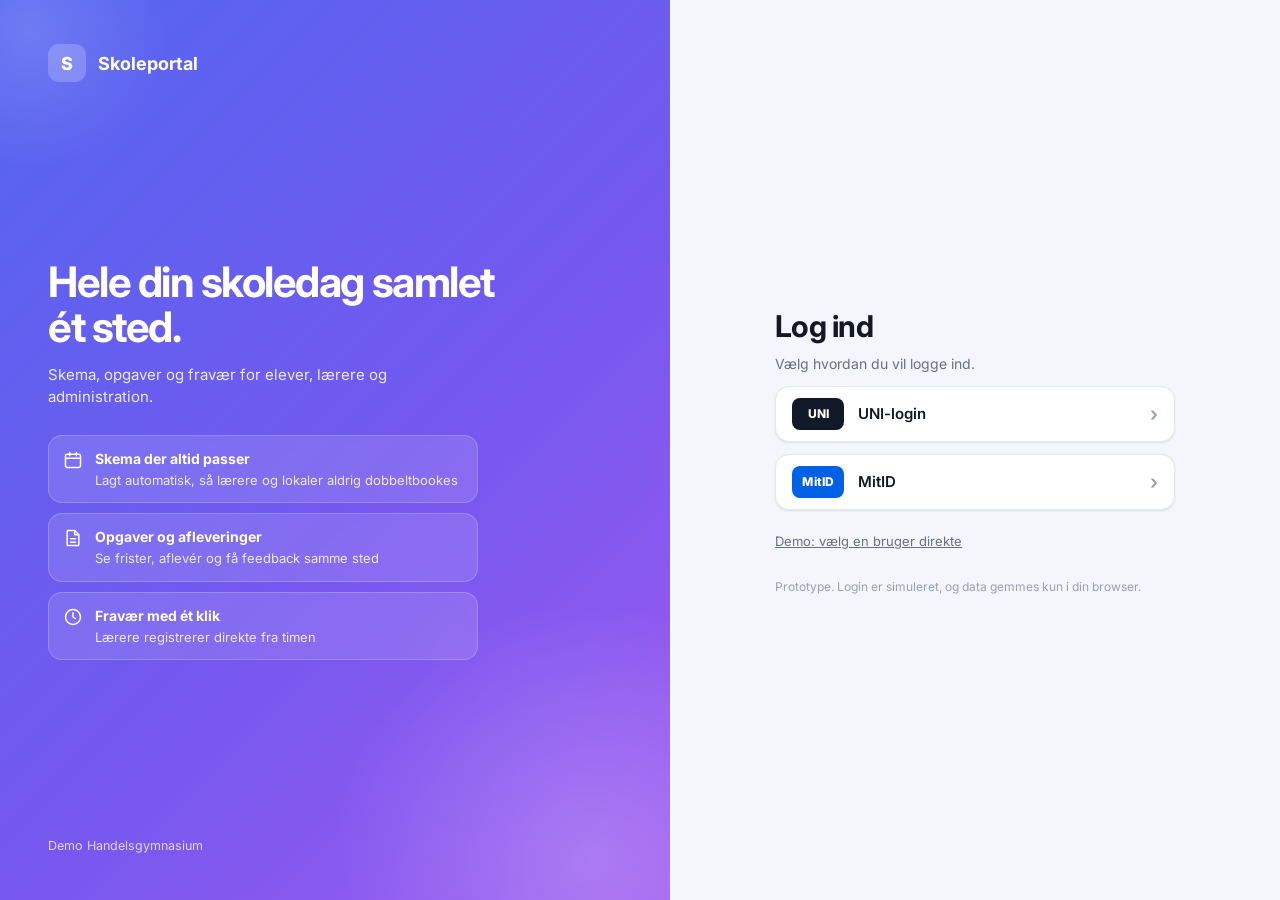
<file: skoleportal/index.html>
<!doctype html>
<html lang="da">
<head>
<meta charset="utf-8">
<meta name="viewport" content="width=device-width, initial-scale=1">
<title>Skoleportal</title>
<link rel="preconnect" href="https://fonts.googleapis.com">
<link rel="preconnect" href="https://fonts.gstatic.com" crossorigin>
<link href="https://fonts.googleapis.com/css2?family=Inter:wght@400;500;600;700;800&display=swap" rel="stylesheet">
<style>
:root{
  --bg:#f4f6fb; --panel:#fff; --panel-2:#f8f9fc; --hover:#f2f4f9; --line:#e5e8ef; --line-2:#eef0f5;
  --text:#141826; --muted:#667085; --faint:#98a2b3;
  --brand:#4f5fe8; --brand-d:#3f4ed6; --brand-l:#eef0fe; --brand-ink:#3442c4;
  --ok:#0f7b55; --ok-l:#e5f6ee; --warn:#ad5b06; --warn-l:#fff3e2; --bad:#cf2c40; --bad-l:#fdebee; --info:#4f5fe8; --info-l:#eef0fe;
  --shadow:0 1px 2px rgba(16,24,40,.05),0 1px 3px rgba(16,24,40,.05);
  --shadow-lg:0 24px 48px -12px rgba(16,24,40,.28);
  --grad:linear-gradient(135deg,#5466f0 0%,#7458ef 55%,#9d5af0 100%);
  --lesson-mix:68%; --edge-with:#000; --edge-amt:25%;
  --r:14px; --r-sm:10px;
  color-scheme:light;
}
@media (prefers-color-scheme:dark){:root:not([data-theme=light]){
  --bg:#0d1017; --panel:#151922; --panel-2:#1a1f2b; --hover:#1e2431; --line:#262c3a; --line-2:#1f2532;
  --text:#e7eaf1; --muted:#9aa3b5; --faint:#6b7486;
  --brand:#7a88ff; --brand-d:#6676f7; --brand-l:#20264a; --brand-ink:#b8c0ff;
  --ok:#46c28d; --ok-l:#11291f; --warn:#f0a54e; --warn-l:#2f2414; --bad:#f36b7d; --bad-l:#33171d; --info:#8e9bff; --info-l:#20264a;
  --shadow:0 1px 2px rgba(0,0,0,.35); --shadow-lg:0 24px 48px -12px rgba(0,0,0,.7);
  --lesson-mix:34%; --edge-with:#fff; --edge-amt:10%;
  color-scheme:dark;
}}
:root[data-theme=dark]{
  --bg:#0d1017; --panel:#151922; --panel-2:#1a1f2b; --hover:#1e2431; --line:#262c3a; --line-2:#1f2532;
  --text:#e7eaf1; --muted:#9aa3b5; --faint:#6b7486;
  --brand:#7a88ff; --brand-d:#6676f7; --brand-l:#20264a; --brand-ink:#b8c0ff;
  --ok:#46c28d; --ok-l:#11291f; --warn:#f0a54e; --warn-l:#2f2414; --bad:#f36b7d; --bad-l:#33171d; --info:#8e9bff; --info-l:#20264a;
  --shadow:0 1px 2px rgba(0,0,0,.35); --shadow-lg:0 24px 48px -12px rgba(0,0,0,.7);
  --lesson-mix:34%; --edge-with:#fff; --edge-amt:10%;
  color-scheme:dark;
}
*{box-sizing:border-box}
html,body{margin:0}
body{font-family:Inter,system-ui,-apple-system,"Segoe UI",Roboto,Helvetica,Arial,sans-serif;background:var(--bg);color:var(--text);font-size:14px;line-height:1.5;-webkit-font-smoothing:antialiased}
h1{font-size:24px;font-weight:700;letter-spacing:-.02em;margin:0}
h2{font-size:19px;font-weight:700;letter-spacing:-.015em}
h3{font-size:15px;font-weight:600;margin:0 0 12px;letter-spacing:-.005em}
a{color:var(--brand)}
code{background:var(--panel-2);border:1px solid var(--line);padding:1px 6px;border-radius:6px;font-size:12.5px}
.muted{color:var(--muted)}
.small{font-size:12.5px}
.row{display:flex;gap:8px;align-items:center;flex-wrap:wrap}
.spacer{flex:1}
.ic{width:18px;height:18px;flex-shrink:0}

/* skal */
.shell{display:flex;min-height:100vh}
.side{width:248px;flex-shrink:0;background:var(--panel);border-right:1px solid var(--line);display:flex;flex-direction:column;position:sticky;top:0;height:100vh;padding:18px 14px}
.side-brand{display:flex;align-items:center;gap:11px;padding:4px 8px 22px}
.side-brand b{display:block;font-size:16px;letter-spacing:-.01em}
.side-brand small{display:block;color:var(--muted);font-size:12px;white-space:nowrap;overflow:hidden;text-overflow:ellipsis;max-width:160px}
.logo{width:38px;height:38px;border-radius:11px;background:var(--grad);color:#fff;display:grid;place-items:center;font-weight:800;font-size:18px;box-shadow:0 6px 16px -6px rgba(84,102,240,.65);flex-shrink:0}
.nav{display:flex;flex-direction:column;gap:2px}
.nav a{display:flex;align-items:center;gap:11px;padding:9px 12px;border-radius:10px;color:var(--muted);text-decoration:none;cursor:pointer;font-weight:500;transition:background .15s,color .15s}
.nav a:hover{background:var(--hover);color:var(--text)}
.nav a.active{background:var(--brand-l);color:var(--brand-ink)}
.nav a.active .ic{color:var(--brand)}
.side-foot{margin-top:auto;padding:12px 14px;font-size:12px;color:var(--muted);background:var(--panel-2);border:1px solid var(--line-2);border-radius:12px}
.side-foot button{background:none;border:0;color:var(--brand);padding:0;margin-top:4px;cursor:pointer;font:inherit;font-size:12px;font-weight:600}
.main-col{flex:1;min-width:0;display:flex;flex-direction:column}
.topbar{height:64px;display:flex;align-items:center;gap:14px;padding:0 28px;position:sticky;top:0;z-index:30;background:color-mix(in srgb,var(--bg) 80%,transparent);backdrop-filter:saturate(1.5) blur(14px);-webkit-backdrop-filter:saturate(1.5) blur(14px);border-bottom:1px solid var(--line-2)}
.mobile-brand{display:none;align-items:center;gap:9px;font-weight:700}
.mobile-brand .logo{width:32px;height:32px;font-size:15px;border-radius:9px}
.top-title{color:var(--muted);font-weight:500;white-space:nowrap;overflow:hidden;text-overflow:ellipsis}
.top-right{margin-left:auto;display:flex;align-items:center;gap:8px}
.chip{display:inline-flex;align-items:center;gap:7px;height:36px;padding:0 13px;border-radius:999px;border:1px solid var(--line);background:var(--panel);color:var(--text);font:inherit;font-size:13px;font-weight:500;cursor:pointer;white-space:nowrap;box-shadow:var(--shadow)}
.chip:hover{background:var(--hover)}
.chip.sim{background:var(--warn-l);color:var(--warn);border-color:transparent}
.chip .ic{width:16px;height:16px}
.icon-btn{width:36px;height:36px;display:grid;place-items:center;border-radius:10px;border:1px solid var(--line);background:var(--panel);color:var(--muted);cursor:pointer;box-shadow:var(--shadow)}
.icon-btn:hover{color:var(--text);background:var(--hover)}
.me{display:flex;align-items:center;gap:9px;height:36px;padding:0 12px 0 3px;border-radius:999px;border:1px solid var(--line);background:var(--panel);box-shadow:var(--shadow)}
.avatar{width:30px;height:30px;border-radius:50%;background:var(--grad);color:#fff;display:grid;place-items:center;font-weight:700;font-size:12px;flex-shrink:0}
.avatar.lg{width:64px;height:64px;font-size:22px}
.avatar.soft{background:var(--brand-l);color:var(--brand-ink)}
.me-txt{display:flex;flex-direction:column;line-height:1.15}
.me-txt b{font-size:13px;font-weight:600}
.me-txt small{color:var(--muted);font-size:11.5px}
main{padding:26px 28px 56px;width:100%;max-width:1440px}
.page-head{display:flex;align-items:flex-end;gap:12px;flex-wrap:wrap;margin-bottom:20px}
.page-head .row{margin-left:auto}
.back{display:inline-flex;align-items:center;gap:4px;margin-bottom:12px;cursor:pointer;color:var(--muted);font-weight:500}
.back:hover{color:var(--text)}

/* kort */
.card{background:var(--panel);border:1px solid var(--line);border-radius:var(--r);padding:20px;margin-bottom:18px;box-shadow:var(--shadow)}
.card.hl{border-color:color-mix(in srgb,var(--brand) 40%,var(--line));box-shadow:0 0 0 4px var(--brand-l),var(--shadow)}
.card.hero{background:var(--grad);color:#fff;border:0;position:relative;overflow:hidden;padding:26px 26px}
.card.hero::after{content:"";position:absolute;width:380px;height:380px;right:-120px;top:-180px;border-radius:50%;background:radial-gradient(circle,rgba(255,255,255,.22),transparent 65%);pointer-events:none}
.card.hero h1{color:#fff;font-size:28px}
.card.hero .hero-sub{opacity:.88;margin-top:6px}
.card.hero .hero-date{opacity:.8;font-size:13px;font-weight:500;margin-bottom:4px}
.card.hero .btn{background:rgba(255,255,255,.16);border-color:rgba(255,255,255,.28);color:#fff;box-shadow:none;backdrop-filter:blur(4px)}
.card.hero .btn:hover{background:rgba(255,255,255,.26)}
.card.hero .btn.primary{background:#fff;color:#3b3fc4;border-color:#fff}
.card.hero .badge{background:rgba(255,255,255,.2);color:#fff}
.grid2{display:grid;grid-template-columns:repeat(auto-fit,minmax(380px,1fr));gap:18px;align-items:start}
.grid2>.card{margin-bottom:0}
.stack>*+*{margin-top:18px}
.stack>.card{margin-bottom:0}
.tiles{display:grid;grid-template-columns:repeat(auto-fit,minmax(170px,1fr));gap:14px;margin-bottom:18px}
.tile{background:var(--panel);border:1px solid var(--line);border-radius:var(--r);padding:16px 18px;box-shadow:var(--shadow);position:relative;overflow:hidden}
.tile::before{content:"";position:absolute;left:0;top:14px;bottom:14px;width:3px;border-radius:0 3px 3px 0;background:var(--line)}
.tile.ok::before{background:var(--ok)} .tile.warn::before{background:var(--warn)} .tile.bad::before{background:var(--bad)}
.tile .v{font-size:26px;font-weight:700;letter-spacing:-.02em;line-height:1.15;font-variant-numeric:tabular-nums}
.tile .l{color:var(--muted);font-size:12.5px;margin-top:4px}
.tile.bad .v{color:var(--bad)} .tile.warn .v{color:var(--warn)} .tile.ok .v{color:var(--ok)}
.empty{color:var(--muted);padding:18px 0;text-align:center}
.note{background:var(--info-l);color:var(--brand-ink);border-radius:var(--r-sm);padding:11px 14px;font-size:13px;margin-bottom:16px}
.note.warn{background:var(--warn-l);color:var(--warn)}
.note.bad{background:var(--bad-l);color:var(--bad)}

/* knapper og felter */
.btn{display:inline-flex;align-items:center;justify-content:center;gap:7px;height:38px;padding:0 15px;border-radius:10px;border:1px solid var(--line);background:var(--panel);color:var(--text);font:inherit;font-weight:500;cursor:pointer;white-space:nowrap;box-shadow:var(--shadow);transition:background .15s,border-color .15s,transform .05s}
.btn:hover{background:var(--hover)}
.btn:active{transform:translateY(1px)}
.btn.primary{background:var(--brand);border-color:var(--brand);color:#fff;box-shadow:0 1px 2px rgba(16,24,40,.1),inset 0 1px 0 rgba(255,255,255,.18)}
.btn.primary:hover{background:var(--brand-d)}
.btn.danger{color:var(--bad)}
.btn.danger:hover{background:var(--bad-l);border-color:transparent}
.btn.sm{height:30px;padding:0 10px;font-size:12.5px;border-radius:8px}
.btn:disabled{opacity:.55;cursor:default}
.btn .ic{width:16px;height:16px}
.input,select,textarea{font:inherit;height:40px;border:1px solid var(--line);border-radius:10px;padding:0 12px;background:var(--panel);color:var(--text);max-width:100%;transition:border-color .15s,box-shadow .15s}
select{padding-right:8px;cursor:pointer}
textarea{height:auto;width:100%;min-height:100px;padding:10px 12px;resize:vertical}
.input:focus,select:focus,textarea:focus{outline:none;border-color:var(--brand);box-shadow:0 0 0 4px var(--brand-l)}
input[type=checkbox]{accent-color:var(--brand);width:16px;height:16px}
input[type=color]{height:40px;width:48px;padding:3px;border-radius:10px;border:1px solid var(--line);background:var(--panel);cursor:pointer}
input[type=file]{font:inherit;color:var(--muted)}
.field{display:flex;flex-direction:column;gap:6px;margin-bottom:14px}
.field>label{font-size:12.5px;color:var(--muted);font-weight:600}
.field .input,.field select{width:100%}
.form-grid{display:grid;grid-template-columns:1fr 1fr;gap:0 14px}
.checks{display:grid;grid-template-columns:repeat(auto-fill,minmax(160px,1fr));gap:6px 12px}
.checks label{display:flex;gap:8px;align-items:center;font-size:13px}
input[type=number].num{width:76px}

/* badges, tabs, tabeller */
.badge{display:inline-flex;align-items:center;gap:6px;height:24px;padding:0 10px;border-radius:999px;font-size:12px;font-weight:600;white-space:nowrap}
.badge::before{content:"";width:6px;height:6px;border-radius:50%;background:currentColor;opacity:.75}
.badge.ok{background:var(--ok-l);color:var(--ok)}
.badge.warn{background:var(--warn-l);color:var(--warn)}
.badge.bad{background:var(--bad-l);color:var(--bad)}
.badge.info{background:var(--info-l);color:var(--info)}
.badge.muted{background:var(--line-2);color:var(--muted)}
.tabs{display:inline-flex;gap:2px;padding:3px;background:var(--panel-2);border:1px solid var(--line);border-radius:12px;flex-wrap:wrap}
.tab{border:0;background:none;border-radius:9px;padding:6px 12px;cursor:pointer;font:inherit;font-size:13px;font-weight:500;color:var(--muted)}
.tab:hover{color:var(--text)}
.tab.active{background:var(--panel);color:var(--text);box-shadow:var(--shadow)}
.tab .count{margin-left:6px;font-size:11px;background:var(--line-2);border-radius:999px;padding:1px 7px;color:var(--muted)}
.toolbar{display:flex;gap:10px;flex-wrap:wrap;align-items:center;margin-bottom:14px}
.table-wrap{overflow-x:auto}
.tbl{width:100%;border-collapse:separate;border-spacing:0}
.tbl th{text-align:left;font-size:11px;text-transform:uppercase;letter-spacing:.05em;color:var(--faint);font-weight:600;padding:9px 12px;border-bottom:1px solid var(--line);white-space:nowrap}
.tbl td{padding:11px 12px;border-bottom:1px solid var(--line-2);vertical-align:middle}
.tbl tr:last-child td{border-bottom:0}
.tbl tr.click{cursor:pointer}
.tbl tr.click:hover td{background:var(--hover)}
.tbl td.r,.tbl th.r{text-align:right}
.progress{height:8px;background:var(--line-2);border-radius:99px;overflow:hidden;min-width:80px}
.progress span{display:block;height:100%;background:var(--ok);border-radius:99px;transition:width .4s}
.progress.warn span{background:var(--warn)}
.progress.bad span{background:var(--bad)}
.seg{display:inline-flex;padding:3px;gap:2px;background:var(--panel-2);border:1px solid var(--line);border-radius:10px}
.seg button{border:0;background:none;padding:6px 12px;border-radius:7px;font:inherit;font-size:13px;font-weight:500;cursor:pointer;color:var(--muted)}
.seg button:hover{color:var(--text)}
.seg button.on.p{background:var(--ok);color:#fff}
.seg button.on.l{background:var(--warn);color:#fff}
.seg button.on.a{background:var(--bad);color:#fff}

/* lister */
.lessons{display:flex;flex-direction:column;gap:2px}
.lrow{display:flex;align-items:center;gap:12px;padding:9px 10px;border-radius:10px;flex-wrap:wrap}
.lrow:hover{background:var(--hover)}
.lrow.past{opacity:.5}
.lrow.now{background:var(--brand-l)}
.swatch{width:10px;height:10px;border-radius:4px;flex-shrink:0}
.lrow .swatch,.list-item .swatch{width:4px;height:34px;border-radius:4px}
.ltime{font-variant-numeric:tabular-nums;color:var(--muted);width:96px;font-size:13px}
.lsub{font-weight:600;flex:1;min-width:140px;line-height:1.35}
.list-item{display:flex;align-items:center;gap:12px;padding:10px;border-radius:10px;cursor:pointer}
.list-item:hover{background:var(--hover)}
.list-item .grow{flex:1;min-width:0}
.list-item .badge{flex-shrink:0}
.list-item .t{font-weight:600}

/* ugeskema */
.weeknav{display:flex;align-items:center;gap:6px}
.weeknav .lbl{min-width:130px;text-align:center;font-weight:600}
.week-wrap{overflow-x:auto;border:1px solid var(--line);border-radius:var(--r);background:var(--panel);box-shadow:var(--shadow)}
.week{display:grid;grid-template-columns:56px repeat(5,minmax(136px,1fr));min-width:740px}
.week .head{padding:10px 6px 12px;text-align:center;font-size:12px;color:var(--muted);border-bottom:1px solid var(--line);font-weight:500;text-transform:uppercase;letter-spacing:.05em}
.week .head b{display:grid;place-items:center;width:34px;height:34px;margin:4px auto 0;border-radius:50%;font-size:17px;color:var(--text);font-weight:700;letter-spacing:-.01em;text-transform:none}
.week .head.today{color:var(--brand)}
.week .head.today b{background:var(--brand);color:#fff}
.timecol,.daycol{position:relative}
.daycol{border-left:1px solid var(--line-2)}
.daycol.today{background:color-mix(in srgb,var(--brand-l) 40%,transparent)}
.hourline{position:absolute;left:0;right:0;border-top:1px dashed var(--line)}
.hourlabel{position:absolute;right:8px;font-size:11px;color:var(--faint);margin-top:3px;font-variant-numeric:tabular-nums}
.lesson{position:absolute;left:4px;right:4px;border-radius:9px;padding:5px 8px;font-size:12px;overflow:hidden;line-height:1.3;color:var(--text);background:color-mix(in srgb,var(--c) var(--lesson-mix),var(--panel));border-left:3px solid color-mix(in srgb,var(--c),var(--edge-with) var(--edge-amt));transition:transform .12s,box-shadow .12s}
.lesson .t{font-size:11px;color:var(--muted);font-variant-numeric:tabular-nums}
.lesson .s{font-weight:600;white-space:nowrap;overflow:hidden;text-overflow:ellipsis}
.lesson .m{display:flex;justify-content:space-between;gap:4px;color:var(--muted);font-size:11.5px}
.lesson .flag{position:absolute;right:5px;top:5px;font-size:10px;font-weight:700;background:var(--panel);border-radius:6px;padding:1px 6px;color:var(--bad);box-shadow:var(--shadow)}
.lesson.click{cursor:pointer}
.lesson.click:hover{transform:translateY(-1px);box-shadow:0 8px 18px -8px rgba(16,24,40,.35)}
.lesson.conflict{box-shadow:0 0 0 2px var(--bad)}
.lesson.now{box-shadow:0 0 0 2px var(--brand)}
.nowline{position:absolute;left:0;right:0;border-top:2px solid var(--bad);z-index:3;pointer-events:none}
.nowline::before{content:"";position:absolute;left:-5px;top:-6px;width:10px;height:10px;border-radius:50%;background:var(--bad)}

/* modultidslinje */
.tl{margin:6px 0 4px}
.tl-row{display:flex;align-items:center;gap:10px;margin-bottom:8px}
.tl-label{width:90px;font-size:12.5px;font-weight:600;flex-shrink:0}
.tl-track{position:relative;height:28px;flex:1;background:repeating-linear-gradient(90deg,var(--line) 0 1px,transparent 1px 12.5%);border-radius:6px;background-color:var(--panel-2)}
.tl-bar{position:absolute;top:3px;bottom:3px;background:var(--brand);color:#fff;border-radius:6px;font-size:11px;font-weight:600;display:grid;place-items:center;overflow:hidden}
.tl-row.alt .tl-bar{background:#14a38b}
.tl-bar.dbl{background-image:repeating-linear-gradient(45deg,rgba(255,255,255,.18) 0 4px,transparent 4px 8px)}
.tl-axis{display:flex;justify-content:space-between;margin-left:100px;font-size:11px;color:var(--faint)}
.slotrow{display:flex;align-items:center;gap:6px;margin-bottom:6px}
.slotrow span{width:62px;font-size:12.5px;color:var(--muted)}
.slotrow .input{height:36px}

/* klasser */
.split{display:grid;grid-template-columns:250px 1fr;gap:18px;align-items:start}
.cls-item{padding:10px 12px;border-radius:10px;cursor:pointer;display:flex;flex-direction:column}
.cls-item:hover{background:var(--hover)}
.cls-item.active{background:var(--brand-l);color:var(--brand-ink)}
.subj-chip{display:inline-flex;align-items:center;gap:7px;border:1px solid var(--line);background:var(--panel-2);border-radius:999px;padding:4px 6px 4px 10px;margin:0 6px 6px 0;font-size:13px}
.subj-chip button{border:0;background:none;color:var(--faint);cursor:pointer;font-size:15px;line-height:1;border-radius:50%;width:20px;height:20px}
.subj-chip button:hover{background:var(--hover);color:var(--text)}

/* loginside */
.login{min-height:100vh;display:grid;grid-template-columns:1.1fr 1fr;background:var(--bg)}
.login-hero{background:var(--grad);color:#fff;padding:44px 48px;display:flex;flex-direction:column;justify-content:space-between;gap:32px;position:relative;overflow:hidden}
.login-hero::before{content:"";position:absolute;width:560px;height:560px;right:-200px;bottom:-240px;border-radius:50%;background:radial-gradient(circle,rgba(255,255,255,.2),transparent 65%)}
.login-hero::after{content:"";position:absolute;width:300px;height:300px;left:-120px;top:-120px;border-radius:50%;background:radial-gradient(circle,rgba(255,255,255,.14),transparent 65%)}
.login-hero>*{position:relative;z-index:1}
.hero-brand{display:flex;align-items:center;gap:12px;font-weight:700;font-size:18px}
.hero-brand .logo{background:rgba(255,255,255,.2);box-shadow:none}
.login-hero h1{color:#fff;font-size:42px;line-height:1.08;letter-spacing:-.035em;max-width:470px;margin:0 0 14px}
.hero-points{display:grid;gap:10px;max-width:430px}
.hero-point{display:flex;gap:12px;align-items:flex-start;background:rgba(255,255,255,.12);border:1px solid rgba(255,255,255,.2);border-radius:14px;padding:12px 14px;backdrop-filter:blur(6px)}
.hero-point .ic{width:20px;height:20px;margin-top:2px}
.hero-point b{display:block}
.hero-point span{opacity:.85;font-size:13px}
.login-panel{display:grid;place-items:center;padding:32px 20px}
.login-card{width:100%;max-width:400px}
.login-card h2{font-size:30px;margin:0 0 4px;letter-spacing:-.025em}
.quick-label{font-size:11.5px;font-weight:600;text-transform:uppercase;letter-spacing:.06em;color:var(--faint);margin:26px 0 10px}
.quick-user{display:flex;align-items:center;gap:12px;padding:12px 12px 12px 14px;border:1px solid var(--line);border-radius:14px;background:var(--panel);cursor:pointer;box-shadow:var(--shadow);margin-bottom:8px;transition:border-color .15s,box-shadow .15s}
.quick-user:hover{border-color:var(--brand);box-shadow:0 0 0 4px var(--brand-l)}
.quick-user .avatar{width:40px;height:40px;font-size:14px}
.quick-user .grow{flex:1;min-width:0}
.quick-user b{display:block}
.quick-user small{color:var(--muted)}
.quick-user .forget{border:0;background:none;color:var(--faint);cursor:pointer;font-size:18px;width:30px;height:30px;border-radius:8px}
.quick-user .forget:hover{background:var(--hover);color:var(--text)}
.divider{display:flex;align-items:center;gap:12px;color:var(--faint);font-size:12px;margin:22px 0 2px}
.divider::before,.divider::after{content:"";flex:1;height:1px;background:var(--line)}
.btn-login{display:flex;align-items:center;gap:14px;width:100%;height:56px;padding:0 16px;border-radius:14px;font:inherit;font-weight:600;font-size:15px;cursor:pointer;margin-top:12px;border:1px solid var(--line);background:var(--panel);color:var(--text);box-shadow:var(--shadow);transition:border-color .15s,box-shadow .15s}
.btn-login:hover{border-color:var(--brand);box-shadow:0 0 0 4px var(--brand-l)}
.btn-login .go{margin-left:auto;color:var(--faint);font-size:20px}
.mark{display:inline-grid;place-items:center;height:32px;min-width:52px;padding:0 7px;border-radius:8px;font-size:12px;font-weight:800;letter-spacing:.01em;color:#fff}
.mark.uni{background:#111827}
.mark.mitid{background:#0060e6}
.linkbtn{background:none;border:0;color:var(--muted);font:inherit;font-size:13px;cursor:pointer;text-decoration:underline;margin-top:22px;padding:0}
.linkbtn:hover{color:var(--text)}
.login-foot{margin-top:26px;font-size:12px;color:var(--faint)}

/* simuleret login-udbyder (egen "side", altid lyst) */
.idp{min-height:100vh;display:flex;flex-direction:column;align-items:center;background:#eef1f6;color:#1a1d24;color-scheme:light}
.idp.mitid{background:#f1f5fb}
.idp-sim{width:100%;background:#fff1c7;color:#6b4a00;text-align:center;font-size:11.5px;font-weight:700;padding:7px 12px;letter-spacing:.06em}
.idp-wrap{width:100%;max-width:440px;padding:48px 16px 40px;display:flex;flex-direction:column;align-items:center}
.idp-card{background:#fff;width:100%;border-radius:14px;box-shadow:0 12px 36px rgba(16,24,40,.12);overflow:hidden}
.idp-head{padding:20px 28px;border-bottom:1px solid #e9ecf1;display:flex;align-items:center;justify-content:space-between}
.idp-tag{font-size:12px;color:#5b6472;background:#f2f4f7;border-radius:999px;padding:4px 10px}
.wordmark{font-weight:800;letter-spacing:-.02em}
.wordmark.uni{font-size:22px;color:#111827}
.wordmark.uni i{font-style:normal;color:#e11d48}
.wordmark.mitid{font-size:26px;color:#0060e6}
.idp-body{padding:26px 28px 28px}
.idp-body h2{font-size:21px;margin:0 0 4px;color:#1a1d24}
.idp-body p{color:#5b6472;margin:0 0 20px}
.idp-body label.lbl{display:block;font-size:12px;font-weight:700;letter-spacing:.05em;text-transform:uppercase;color:#3b4250;margin-bottom:6px}
.idp-in{width:100%;height:50px;border:1.5px solid #c9ced8;border-radius:9px;padding:0 14px;font:inherit;font-size:16px;background:#fff;color:#1a1d24}
.idp-in:focus{outline:none;border-color:#0060e6;box-shadow:0 0 0 3px rgba(0,96,230,.18)}
.idp.uni .idp-in:focus{border-color:#111827;box-shadow:0 0 0 3px rgba(17,24,39,.14)}
.idp-btn{width:100%;height:50px;border:0;border-radius:9px;font:inherit;font-weight:700;font-size:15px;cursor:pointer;margin-top:16px;color:#fff;background:#0060e6}
.idp.uni .idp-btn{background:#111827}
.idp-btn:hover{filter:brightness(1.12)}
.idp-link{background:none;border:0;color:#0060e6;font:inherit;font-size:13.5px;cursor:pointer;padding:0;text-decoration:underline}
.idp.uni .idp-link{color:#374151}
.idp-err{background:#fdecee;color:#b4232f;border-radius:9px;padding:10px 12px;font-size:13.5px;margin-bottom:14px}
.idp-remember{display:flex;gap:8px;align-items:center;margin-top:14px;font-size:13.5px;color:#3b4250}
.idp-remember input{accent-color:#0060e6}
.idp.uni .idp-remember input{accent-color:#111827}
.idp-user{display:flex;align-items:center;justify-content:space-between;background:#f3f5f8;border-radius:9px;padding:11px 14px;margin-bottom:16px;font-weight:600}
.idp-hint{margin-top:18px;padding:12px 14px;border-radius:9px;background:#f5f7fa;font-size:12.5px;color:#5b6472}
.idp-hint button{border:1px solid #d5dae2;background:#fff;border-radius:999px;padding:4px 11px;font:inherit;font-size:12px;cursor:pointer;margin:7px 6px 0 0;color:#1a1d24}
.idp-hint button:hover{border-color:#8a93a3}
.idp-foot{margin-top:18px;font-size:13px;color:#5b6472;text-align:center}
.idp-cancel{margin-top:20px;color:#5b6472;font:inherit;font-size:13px;cursor:pointer;text-decoration:underline;background:none;border:0}
.approve{display:flex;flex-direction:column;align-items:center;text-align:center}
.ring{width:112px;height:112px;border-radius:50%;display:grid;place-items:center;position:relative;margin:4px 0 18px}
.ring::before{content:"";position:absolute;inset:0;border-radius:50%;border:4px solid #e3ecfb;border-top-color:#0060e6;animation:spin 1.1s linear infinite}
.ring .phone{width:40px;height:64px;border:3px solid #0060e6;border-radius:10px;position:relative;animation:buzz 1.6s ease-in-out infinite}
.ring .phone::after{content:"";position:absolute;bottom:6px;left:50%;width:12px;height:3px;border-radius:2px;background:#0060e6;transform:translateX(-50%)}
.countdown{height:4px;background:#e3ecfb;border-radius:4px;overflow:hidden;width:100%}
.countdown span{display:block;height:100%;background:#0060e6;animation:count 4s linear forwards}
.spinner{width:34px;height:34px;border-radius:50%;border:3px solid #e3ecfb;border-top-color:#0060e6;animation:spin .8s linear infinite;margin:18px auto 16px}
.idp.uni .spinner{border-color:#e5e7eb;border-top-color:#111827}
@keyframes spin{to{transform:rotate(360deg)}}
@keyframes count{from{width:0}to{width:100%}}
@keyframes buzz{0%,70%,100%{transform:rotate(0)}75%{transform:rotate(-6deg)}80%{transform:rotate(6deg)}85%{transform:rotate(-4deg)}90%{transform:rotate(3deg)}}

/* PIN */
.pin-dots{display:flex;gap:14px;justify-content:center;margin:14px 0 22px}
.pin-dots span{width:14px;height:14px;border-radius:50%;border:2px solid var(--faint);transition:background .1s,border-color .1s}
.pin-dots span.on{background:var(--brand);border-color:var(--brand)}
.pin-dots.shake{animation:shake .35s}
.pinpad{display:grid;grid-template-columns:repeat(3,76px);gap:10px;justify-content:center}
.pinpad button{height:58px;border-radius:16px;border:1px solid var(--line);background:var(--panel-2);font:inherit;font-size:22px;font-weight:600;cursor:pointer;color:var(--text)}
.pinpad button:hover{background:var(--hover)}
.pinpad button:active{transform:scale(.96)}
@keyframes shake{0%,100%{transform:translateX(0)}25%{transform:translateX(-8px)}50%{transform:translateX(8px)}75%{transform:translateX(-4px)}}

/* demo-vælger */
.demo-pick{display:grid;grid-template-columns:repeat(3,1fr);gap:8px;margin:10px 0 14px}
.demo-pick .btn{height:auto;padding:10px 12px;flex-direction:column;align-items:flex-start;white-space:normal;text-align:left;gap:2px}
.pick-list{max-height:300px;overflow:auto;border:1px solid var(--line);border-radius:12px;margin-top:10px}
.pick-group{position:sticky;top:0;background:var(--panel-2);padding:6px 12px;font-size:11px;font-weight:700;color:var(--faint);text-transform:uppercase;letter-spacing:.05em}
.pick-row{display:flex;justify-content:space-between;padding:9px 12px;cursor:pointer;border-bottom:1px solid var(--line-2)}
.pick-row:hover{background:var(--hover)}

/* modal + toast */
.modal-bg{position:fixed;inset:0;background:rgba(10,14,24,.5);backdrop-filter:blur(3px);display:grid;place-items:center;z-index:100;padding:16px;animation:fade .15s ease}
.modal{background:var(--panel);border:1px solid var(--line);border-radius:18px;width:100%;max-width:520px;max-height:calc(100vh - 32px);display:flex;flex-direction:column;box-shadow:var(--shadow-lg);animation:modalIn .18s ease}
.modal.wide{max-width:760px}
.modal-h{display:flex;align-items:center;padding:18px 22px 14px}
.modal-h h3{margin:0;font-size:17px}
.modal-h .x{margin-left:auto;border:0;background:none;font-size:22px;cursor:pointer;color:var(--muted);line-height:1;width:32px;height:32px;border-radius:8px}
.modal-h .x:hover{background:var(--hover)}
.modal-b{padding:4px 22px 18px;overflow:auto}
.modal-f{padding:14px 22px;border-top:1px solid var(--line);display:flex;gap:8px;justify-content:flex-end;flex-wrap:wrap;background:var(--panel-2);border-radius:0 0 18px 18px}
.modal-f:empty{display:none}
@keyframes fade{from{opacity:0}}
@keyframes modalIn{from{opacity:0;transform:translateY(8px) scale(.98)}}
#toast{position:fixed;bottom:22px;left:50%;transform:translateX(-50%);z-index:200;display:flex;flex-direction:column;gap:8px;align-items:center;pointer-events:none}
.toast{background:var(--text);color:var(--bg);padding:11px 18px;border-radius:12px;box-shadow:var(--shadow-lg);font-size:13.5px;font-weight:500;animation:pop .2s ease}
.toast.bad{background:var(--bad);color:#fff}
@keyframes pop{from{opacity:0;transform:translateY(8px)}}
.pre{white-space:pre-wrap}
.file{display:inline-flex;gap:7px;align-items:center;background:var(--panel-2);border:1px solid var(--line);border-radius:10px;padding:6px 10px;font-size:13px;margin:0 6px 6px 0}
.file .ic{width:16px;height:16px;color:var(--brand)}
.feedback{background:var(--ok-l);border-radius:12px;padding:14px 16px}
.grade{font-size:30px;font-weight:800;color:var(--ok);letter-spacing:-.02em;min-width:52px}
dl.kv{display:grid;grid-template-columns:170px 1fr;gap:10px 14px;margin:0}
dl.kv dt{color:var(--muted)}
dl.kv dd{margin:0}
hr.sep{border:0;border-top:1px solid var(--line);margin:18px 0}

@media (max-width:860px){
  .shell{flex-direction:column}
  .main-col{display:contents}
  .topbar{order:1;height:58px;padding:0 16px}
  .side{order:2;position:sticky;top:58px;z-index:25;width:auto;height:auto;flex-direction:row;padding:6px 10px;border-right:0;border-bottom:1px solid var(--line);overflow-x:auto}
  .side-brand,.side-foot{display:none}
  .nav{flex-direction:row}
  .nav a{white-space:nowrap;padding:8px 12px}
  main{order:3;padding:18px 16px 48px}
  .mobile-brand{display:flex}
  .top-title,.me-txt{display:none}
  .me{padding:0;border:0;box-shadow:none;background:none}
  .chip span{display:none}
  .chip{padding:0 10px}
  .login{grid-template-columns:1fr}
  .login-hero{padding:24px 20px;gap:18px}
  .login-hero h1{font-size:28px}
  .hero-points,.login-hero .hero-small{display:none}
  .split,.form-grid{grid-template-columns:1fr}
  .grid2{grid-template-columns:1fr}
  .demo-pick{grid-template-columns:1fr}
  dl.kv{grid-template-columns:1fr;gap:2px}
  dl.kv dt{margin-top:8px}
  .card.hero h1{font-size:24px}
}
</style>
</head>
<body>
<div id="app"></div>
<div id="modal"></div>
<div id="toast"></div>
<script>
'use strict';
/* =====================================================================
   Skoleportal – prototype
   Alt kører i browseren, og data gemmes i localStorage.
   I den rigtige version flyttes DB til en server (fx på jeres VPS).
   ===================================================================== */

const VERSION = 2;
const KEY = 'skoleportal_db_v2', SKEY = 'skoleportal_session_v2', KKEY = 'skoleportal_known_v1', TKEY = 'skoleportal_theme';
const DAYS_SHORT = ['Man','Tir','Ons','Tor','Fre','Lør','Søn'];
const DAYS_LONG = ['mandag','tirsdag','onsdag','torsdag','fredag','lørdag','søndag'];
const MONTHS = ['januar','februar','marts','april','maj','juni','juli','august','september','oktober','november','december'];
const ROLE_LABEL = {student:'Elev', teacher:'Lærer', admin:'Administrator'};
const ROLE_ORDER = {admin:0, teacher:1, student:2};
const GRADES = ['12','10','7','4','02','00','-3'];
const AVAIL = {all:'Hele dagen', am:'Kun formiddag', pm:'Kun eftermiddag', none:'Ikke tilgængelig'};

let DB = null;
const state = {userId:null, method:null, simTime:null, view:'home', params:{}, weekOffset:0,
  sched:{type:'class', id:null}, regDraft:null, refocus:null, auth:null, authTimer:null, pin:null};

/* ---------------- utils ---------------- */
const pad = n => String(n).padStart(2,'0');
const toMin = t => { const [h,m] = t.split(':').map(Number); return h*60+m; };
const fromMin = m => pad(Math.floor(m/60))+':'+pad(m%60);
const esc = s => String(s ?? '').replace(/[&<>"']/g, c => ({'&':'&amp;','<':'&lt;','>':'&gt;','"':'&quot;',"'":'&#39;'}[c]));
const uid = p => p + Math.random().toString(36).slice(2,9);
const val = id => { const el = document.getElementById(id); return el ? el.value : ''; };
const dateKey = d => d.getFullYear()+'-'+pad(d.getMonth()+1)+'-'+pad(d.getDate());
const parseKey = k => { const [y,m,d] = k.split('-').map(Number); return new Date(y,m-1,d); };
const addDays = (d,n) => { const x = new Date(d); x.setDate(x.getDate()+n); return x; };
const weekday = d => (d.getDay()+6)%7;
const mondayOf = d => addDays(new Date(d.getFullYear(),d.getMonth(),d.getDate()), -weekday(d));
const toLocalISO = d => dateKey(d)+'T'+pad(d.getHours())+':'+pad(d.getMinutes());
const getNow = () => state.simTime ? new Date(state.simTime) : new Date();
const nowMin = () => { const n = getNow(); return n.getHours()*60+n.getMinutes(); };
const fmtDate = d => `${DAYS_LONG[weekday(d)]} ${d.getDate()}. ${MONTHS[d.getMonth()]}`;
const cap = t => t.charAt(0).toUpperCase() + t.slice(1);
const fmtDT = iso => { const d = new Date(iso); return `${DAYS_SHORT[weekday(d)].toLowerCase()} ${d.getDate()}/${d.getMonth()+1} kl. ${pad(d.getHours())}:${pad(d.getMinutes())}`; };
const pctTxt = p => p.toFixed(1).replace('.',',')+' %';
const initialsOf = name => name.split(/\s+/).filter(Boolean).map(w=>w[0]).slice(0,2).join('').toUpperCase();
const firstName = name => name.split(' ')[0];
function isoWeek(d){
  const t = new Date(Date.UTC(d.getFullYear(), d.getMonth(), d.getDate()));
  const day = t.getUTCDay() || 7; t.setUTCDate(t.getUTCDate()+4-day);
  const y0 = new Date(Date.UTC(t.getUTCFullYear(),0,1));
  return Math.ceil(((t-y0)/864e5+1)/7);
}
function relTime(iso){
  const diff = new Date(iso) - getNow(), abs = Math.abs(diff);
  const h = Math.round(abs/36e5), d = Math.round(abs/864e5);
  const txt = abs < 36e5 ? Math.max(1,Math.round(abs/6e4))+' min' : h < 48 ? h+' timer' : d+' dage';
  return diff >= 0 ? 'om '+txt : txt+' siden';
}
function mulberry32(a){ return function(){ a|=0; a=a+0x6D2B79F5|0; let t=Math.imul(a^a>>>15,1|a); t=t+Math.imul(t^t>>>7,61|t)^t; return ((t^t>>>14)>>>0)/4294967296; }; }
const asciiize = s => s.toLowerCase().replace(/æ/g,'ae').replace(/ø/g,'oe').replace(/å/g,'aa').replace(/[^a-z]/g,'');

const IC = {
  home:'<path d="M3 11l9-7 9 7v9a1 1 0 0 1-1 1h-5v-6H9v6H4a1 1 0 0 1-1-1z"/>',
  cal:'<rect x="3" y="5" width="18" height="16" rx="2"/><path d="M3 10h18M8 3v4M16 3v4"/>',
  file:'<path d="M14 3H6a1 1 0 0 0-1 1v16a1 1 0 0 0 1 1h12a1 1 0 0 0 1-1V8z"/><path d="M14 3v5h5M9 13h6M9 17h6"/>',
  clock:'<circle cx="12" cy="12" r="9"/><path d="M12 7v5l3 2"/>',
  user:'<circle cx="12" cy="8" r="4"/><path d="M4 21c0-4 4-6 8-6s8 2 8 6"/>',
  users:'<circle cx="9" cy="8" r="3.5"/><path d="M2 20c0-3.5 3-5.5 7-5.5s7 2 7 5.5"/><path d="M16 4.5a3.5 3.5 0 0 1 0 7M18 14.6c2.4.6 4 2.3 4 5.4"/>',
  grid:'<rect x="3" y="3" width="7" height="7" rx="1"/><rect x="14" y="3" width="7" height="7" rx="1"/><rect x="3" y="14" width="7" height="7" rx="1"/><rect x="14" y="14" width="7" height="7" rx="1"/>',
  magic:'<path d="M4 20L16 8M14 4l1 2 2 1-2 1-1 2-1-2-2-1 2-1zM19 11l.7 1.3L21 13l-1.3.7L19 15l-.7-1.3L17 13l1.3-.7z"/>',
  layers:'<path d="M12 3l9 5-9 5-9-5z"/><path d="M3 13l9 5 9-5"/>',
  check:'<path d="M9 11l3 3 8-8"/><path d="M20 12v7a2 2 0 0 1-2 2H6a2 2 0 0 1-2-2V5a2 2 0 0 1 2-2h9"/>',
  sun:'<circle cx="12" cy="12" r="4"/><path d="M12 2v2M12 20v2M4.9 4.9l1.4 1.4M17.7 17.7l1.4 1.4M2 12h2M20 12h2M4.9 19.1l1.4-1.4M17.7 6.3l1.4-1.4"/>',
  moon:'<path d="M21 12.8A9 9 0 1 1 11.2 3a7 7 0 0 0 9.8 9.8z"/>',
  logout:'<path d="M9 21H5a2 2 0 0 1-2-2V5a2 2 0 0 1 2-2h4M16 17l5-5-5-5M21 12H9"/>',
  plus:'<path d="M12 5v14M5 12h14"/>'
};
/* ---------------- tema ---------------- */
function applyTheme(){ let t = null; try { t = localStorage.getItem(TKEY); } catch(e){} if(t) document.documentElement.dataset.theme = t; else delete document.documentElement.dataset.theme; }
const isDark = () => { const t = document.documentElement.dataset.theme; return t ? t==='dark' : matchMedia('(prefers-color-scheme: dark)').matches; };
function toggleTheme(){ const n = isDark() ? 'light' : 'dark'; try { localStorage.setItem(TKEY, n); } catch(e){} document.documentElement.dataset.theme = n; render(); }
applyTheme();
const icon = n => `<svg class="ic" viewBox="0 0 24 24" fill="none" stroke="currentColor" stroke-width="1.8" stroke-linecap="round" stroke-linejoin="round">${IC[n]}</svg>`;

/* ---------------- lookups ---------------- */
const user = id => DB.users.find(u => u.id === id);
const classOf = id => DB.classes.find(c => c.id === id);
const course = id => DB.courses.find(c => c.id === id);
const subj = id => DB.subjects.find(s => s.id === id);
const schemeOf = cl => DB.schemes[cl && cl.scheme] || Object.values(DB.schemes)[0];
const byName = (a,b) => a.name.localeCompare(b.name,'da');
const studentsOf = classId => DB.users.filter(u => u.role==='student' && u.classId===classId).sort(byName);
const teachers = () => DB.users.filter(u => u.role==='teacher').sort(byName);
const submissionOf = (aid,sid) => DB.submissions.find(s => s.assignmentId===aid && s.studentId===sid);
const courseLabel = c => { const cl = classOf(c.classId), s = subj(c.subjectId); return `${cl?cl.name:'?'} · ${s?s.name:'?'}`; };
const myCourses = me => me.role==='admin' ? DB.courses : DB.courses.filter(c => c.teacherId===me.id);
function entryTime(e){
  const c = course(e.courseId); if(!c) return null;
  const sl = schemeOf(classOf(c.classId)).slots[e.slot]; if(!sl) return null;
  return {start:toMin(sl[0]), end:toMin(sl[1])};
}
const byStart = (a,b) => entryTime(a).start - entryTime(b).start;
function lessonsOn(date, filter){
  const w = weekday(date); if(w > 4) return [];
  return DB.entries.filter(e => e.day===w && entryTime(e) && filter(e)).sort(byStart);
}
const isRegistered = (entryId, dk) => !!DB.registered[entryId+'|'+dk] || (DB.settings.seededUntil && dk < DB.settings.seededUntil);

/* ---------------- storage ---------------- */
function load(){
  try { const raw = localStorage.getItem(KEY); if(raw){ const d = JSON.parse(raw); if(d.version===VERSION){ DB = d; } } } catch(e){}
  if(!DB){ DB = seed(); save(); }
  try { const s = JSON.parse(localStorage.getItem(SKEY) || 'null'); if(s){ state.userId = s.userId; state.method = s.method; state.simTime = s.simTime; } } catch(e){}
  if(state.userId && !user(state.userId)) state.userId = null;
}
function save(){ try { localStorage.setItem(KEY, JSON.stringify(DB)); } catch(e){ toast('Kunne ikke gemme lokalt', 'bad'); } }
function saveSession(){ try { localStorage.setItem(SKEY, JSON.stringify({userId:state.userId, method:state.method, simTime:state.simTime})); } catch(e){} }
function resetDemo(){
  if(!confirm('Nulstil alle demo-data? Alt du har oprettet bliver slettet.')) return;
  DB = seed(); save(); state.view = 'home'; state.params = {}; render(); toast('Demo-data er nulstillet');
}

/* =====================================================================
   SKEMALÆGNING
   Konflikter tjekkes på KLOKKESLÆT (minutter), ikke modulnummer.
   Derfor kan 1.g og 2./3.g have hver deres pausetider, og en lærer kan
   stadig undervise på tværs af årgange uden at blive dobbeltbooket.
   ===================================================================== */
function teacherAvail(t, day, st, en){
  if(!t) return false;
  const a = (t.avail || [])[day] || 'all';
  if(a === 'none') return false;
  if(a === 'am') return en <= toMin('12:30');
  if(a === 'pm') return st >= toMin('12:00');
  return true;
}
/* Bygger listen af lektioner, der skal placeres. For modulskemaer med
   "dobbeltmodul" (2.g/3.g) bliver nogle lektioner slået sammen i par, som
   altid lægges i dagens to sidste moduler (de lange dage). */
function buildUnits(rnd){
  const units = [], skipped = [];
  DB.classes.forEach(cl => {
    const sc = schemeOf(cl), n = sc.slots.length, rem = {}, dbl = {};
    const valid = DB.courses.filter(c => c.classId===cl.id).filter(c => {
      if(user(c.teacherId)){ rem[c.id] = c.perWeek; return true; }
      skipped.push({course:c, count:c.perWeek, reason:'Holdet har ingen lærer'}); return false;
    });
    if(sc.doubleLast && n >= 2){
      const total = valid.reduce((s,c) => s + c.perWeek, 0);
      let D = Math.max(0, total - 5*(n-1));          // så mange lange dage er nødvendige
      if(rnd() < .6) D++;                              // og gerne én mere, så ugen bliver jævn
      D = Math.min(5, D);
      for(let i=0; i<D; i++){
        const pool = valid.filter(c => rem[c.id] >= 2).map(c => ({c, k:(dbl[c.id]||0)*10 - rem[c.id] + rnd()*2})).sort((a,b) => a.k-b.k);
        if(!pool.length) break;
        const c = pool[0].c; rem[c.id] -= 2; dbl[c.id] = (dbl[c.id]||0) + 1; units.push({c, dbl:true});
      }
    }
    valid.forEach(c => { for(let i=0; i<rem[c.id]; i++) units.push({c, dbl:false}); });
  });
  return {units, skipped};
}
function runScheduler(baseSeed){
  let best = null;
  for(let a=0; a<300; a++){
    const rnd = mulberry32(baseSeed + a*7919);
    const {units, skipped} = buildUnits(rnd);
    const r = scheduleAttempt(units, rnd);
    r.skipped = skipped;
    r.total = units.reduce((s,u) => s + (u.dbl ? 2 : 1), 0) + skipped.reduce((s,x) => s + x.count, 0);
    r.missing = r.unplaced.reduce((s,u) => s + u.n, 0);
    if(!best || r.missing < best.missing || (r.missing===best.missing && r.penalty < best.penalty)) best = r;
    if(best.missing===0 && best.penalty===0) break;
  }
  const grouped = {};
  best.unplaced.forEach(u => { const g = grouped[u.course.id] || (grouped[u.course.id] = {courseId:u.course.id, count:0, reason:u.reason}); g.count += u.n; });
  best.skipped.forEach(s => grouped[s.course.id] = {courseId:s.course.id, count:s.count, reason:s.reason});
  return {entries:best.entries, unplaced:Object.values(grouped), gaps:best.penalty, total:best.total};
}
function scheduleAttempt(units, rnd){
  const S = DB.settings, entries = [], unplaced = [];
  const classBusy = new Set(), tDay = {}, tCnt = {}, rDay = {}, cDay = {}, clDay = {}, courseRoom = {};
  const load = {}; units.forEach(u => load[u.c.teacherId] = (load[u.c.teacherId]||0) + (u.dbl ? 2 : 1));
  const order = units.map(u => {
    const t = user(u.c.teacherId), off = (t.avail||[]).filter(x => x && x!=='all').length;
    return {...u, k:(u.dbl ? 100 : 0) + load[u.c.teacherId] + off*3 + rnd()*5};
  }).sort((a,b) => b.k - a.k);

  for(const {c, dbl} of order){
    const cl = classOf(c.classId), sc = schemeOf(cl), slots = sc.slots, n = slots.length, t = user(c.teacherId);
    const span = dbl ? 2 : 1;
    // enkeltlektioner må ikke ligge i sidste modul, når skemaet bruger dobbeltmoduler
    const sList = dbl ? [n-2] : [...Array(sc.doubleLast && n >= 2 ? n-1 : n).keys()];
    let best = null; const why = {cls:0, same:0, avail:0, teacher:0, room:0};
    for(let d=0; d<5; d++){
      for(const s of sList){
        const ck = i => cl.id+'|'+d+'|'+i;
        if(classBusy.has(ck(s)) || (dbl && classBusy.has(ck(s+1)))){ why.cls++; continue; }
        const cd = cDay[c.id+'|'+d] || 0;
        if(dbl ? cd > 0 : cd >= S.maxSamePerDay){ why.same++; continue; }
        const st = toMin(slots[s][0]), en = toMin(slots[s+span-1][1]);
        if(!teacherAvail(t,d,st,en)){ why.avail++; continue; }
        const td = tDay[t.id+'|'+d] || [];
        if((tCnt[t.id+'|'+d]||0) + span > S.maxPerDay || td.some(x => st < x.end+S.buffer && x.start < en+S.buffer)){ why.teacher++; continue; }
        const room = pickRoom(cl, c, d, st, en, rDay, courseRoom);
        if(!room){ why.room++; continue; }
        const cld = clDay[cl.id+'|'+d] || 0;
        let p;
        if(dbl) p = cld*1.6 + rnd()*3;
        else {
          p = s*1.2 + cld*1.6 + (!sc.doubleLast && s===n-1 ? 2 : 0) + rnd()*2.5;
          if(classBusy.has(ck(s-1)) || classBusy.has(ck(s+1))) p -= 1;
        }
        if(!best || p < best.p) best = {d, s, st, en, room, p};
      }
    }
    if(!best){ unplaced.push({course:c, reason:reasonText(why), n:span}); continue; }
    for(let i=0; i<span; i++){
      entries.push({id:uid('e'), courseId:c.id, day:best.d, slot:best.s+i, room:best.room});
      classBusy.add(cl.id+'|'+best.d+'|'+(best.s+i));
    }
    const tk = t.id+'|'+best.d;
    (tDay[tk] = tDay[tk] || []).push({start:best.st, end:best.en});
    tCnt[tk] = (tCnt[tk]||0) + span;
    (rDay[best.room+'|'+best.d] = rDay[best.room+'|'+best.d] || []).push({start:best.st, end:best.en});
    cDay[c.id+'|'+best.d] = dbl ? 99 : (cDay[c.id+'|'+best.d]||0) + 1;
    clDay[cl.id+'|'+best.d] = (clDay[cl.id+'|'+best.d]||0) + span;
    if(!courseRoom[c.id]) courseRoom[c.id] = best.room;
  }
  // straf for huller i klassernes dage
  let penalty = 0;
  DB.classes.forEach(cl => {
    const n = schemeOf(cl).slots.length;
    for(let d=0; d<5; d++){
      const occ = []; for(let s=0; s<n; s++) if(classBusy.has(cl.id+'|'+d+'|'+s)) occ.push(s);
      if(occ.length) for(let s=occ[0]; s<=occ[occ.length-1]; s++) if(!classBusy.has(cl.id+'|'+d+'|'+s)) penalty++;
    }
  });
  return {entries, unplaced, penalty};
}
function pickRoom(cl, c, d, st, en, rDay, courseRoom){
  const prefs = [courseRoom[c.id], cl.homeRoom, ...DB.rooms].filter((r,i,a) => r && a.indexOf(r)===i && DB.rooms.includes(r));
  return prefs.find(r => !(rDay[r+'|'+d] || []).some(x => st < x.end && x.start < en)) || null;
}
function reasonText(why){
  const k = Object.keys(why).sort((a,b) => why[b]-why[a])[0];
  return ({
    cls:'Klassen har ikke flere ledige moduler',
    same:'Faget har allerede max antal lektioner på alle dage',
    avail:'Læreren er ikke tilgængelig på de ledige tidspunkter',
    teacher:'Læreren er optaget (overlap, pause/forberedelse eller max lektioner pr. dag)',
    room:'Ingen ledige lokaler'
  })[k];
}
function findConflicts(entries){
  const S = DB.settings, list = [], ids = new Set();
  const ex = entries.map(e => { const c = course(e.courseId); const t = c && (() => {
      const sl = schemeOf(classOf(c.classId)).slots[e.slot]; return sl ? {start:toMin(sl[0]), end:toMin(sl[1])} : null; })();
    return t ? {e, c, ...t} : null; }).filter(Boolean);
  const add = (type, text, a, b) => { list.push({type, text, ids:b ? [a.e.id,b.e.id] : [a.e.id], day:a.e.day}); ids.add(a.e.id); if(b) ids.add(b.e.id); };
  const lbl = x => `${courseLabel(x.c)} ${fromMin(x.start)}`;
  for(let i=0;i<ex.length;i++){
    const a = ex[i];
    const t = user(a.c.teacherId);
    if(t && !teacherAvail(t, a.e.day, a.start, a.end)) add('Tilgængelighed', `${t.initials} er ikke tilgængelig: ${lbl(a)}`, a);
    for(let j=i+1;j<ex.length;j++){
      const b = ex[j]; if(a.e.day !== b.e.day) continue;
      const ov = (pad0) => a.start < b.end+pad0 && b.start < a.end+pad0;
      if(a.c.classId === b.c.classId && ov(0)) add('Klasse', `${classOf(a.c.classId).name} har to lektioner samtidig: ${lbl(a)} / ${lbl(b)}`, a, b);
      if(a.c.teacherId && a.c.teacherId === b.c.teacherId){
        const ti = user(a.c.teacherId)?.initials || '?';
        if(ov(0)) add('Lærer', `${ti} er dobbeltbooket: ${lbl(a)} / ${lbl(b)}`, a, b);
        else if(ov(S.buffer) && !(a.c.id===b.c.id && Math.abs(a.e.slot-b.e.slot)===1)) add('Pause', `${ti} har under ${S.buffer} min. mellem ${lbl(a)} og ${lbl(b)}`, a, b);
      }
      if(a.e.room && a.e.room === b.e.room && ov(0)) add('Lokale', `Lokale ${a.e.room} er dobbeltbooket: ${lbl(a)} / ${lbl(b)}`, a, b);
    }
  }
  ex.forEach(a => {
    const cl = classOf(a.c.classId), sc = schemeOf(cl), n = sc.slots.length;
    if(sc.doubleLast && n >= 2 && a.e.slot === n-1 && !ex.some(b => b.e.day===a.e.day && b.e.slot===n-2 && b.c.id===a.c.id))
      add('Dobbeltmodul', `${cl.name}: sidste modul (${subj(a.c.subjectId)?.name || '?'}) skal ligge lige efter samme fag`, a);
  });
  return {list, ids};
}

/* ---------------- fravær ---------------- */
function heldCount(classId){
  const now = getNow(), today = dateKey(now), nm = nowMin();
  const byDay = [[],[],[],[],[]];
  DB.entries.forEach(e => { const c = course(e.courseId); if(c && c.classId===classId){ const t = entryTime(e); if(t) byDay[e.day].push(t.end); } });
  let n = 0, d = parseKey(DB.settings.termStart);
  while(dateKey(d) <= today){
    const w = weekday(d), k = dateKey(d);
    if(w < 5) n += k < today ? byDay[w].length : byDay[w].filter(end => end <= nm).length;
    d = addDays(d,1);
  }
  return n;
}
function absenceStats(st){
  const held = heldCount(st.classId), today = dateKey(getNow());
  const recs = DB.absences.filter(a => a.studentId===st.id && a.date <= today);
  const units = recs.reduce((s,r) => s + (r.status==='late' ? 0.5 : 1), 0);
  return {held, units, pct: held ? units/held*100 : 0, recs};
}
const studentAssignments = st => DB.assignments.filter(a => { const c = course(a.courseId); return c && c.classId===st.classId; });
function writtenAbsence(st){
  const now = getNow(); let total = 0, missing = 0; const missingList = [];
  studentAssignments(st).filter(a => new Date(a.deadline) < now).forEach(a => {
    total += a.hours; if(!submissionOf(a.id, st.id)){ missing += a.hours; missingList.push(a); }
  });
  return {total, missing, pct: total ? missing/total*100 : 0, missingList};
}
const pctBadge = p => `<span class="badge ${p>=15?'bad':p>=10?'warn':'ok'}">${pctTxt(p)}</span>`;

/* ---------------- opgaver ---------------- */
function subStatus(a, sid){
  const sub = submissionOf(a.id, sid), dl = new Date(a.deadline);
  if(sub) return new Date(sub.submittedAt) > dl ? 'late' : 'done';
  return dl < getNow() ? 'missing' : 'open';
}
const STATUS = {done:['Afleveret','ok'], late:['Afleveret for sent','warn'], missing:['Mangler','bad'], open:['Ikke afleveret','muted']};
const statusBadge = st => `<span class="badge ${STATUS[st][1]}">${STATUS[st][0]}</span>`;
function assignmentCounts(a){
  const c = course(a.courseId); const studs = c ? studentsOf(c.classId) : [];
  const r = {total:studs.length, done:0, late:0, missing:0, open:0, toGrade:0};
  studs.forEach(s => { r[subStatus(a,s.id)]++; const sub = submissionOf(a.id,s.id); if(sub && !sub.grade && !sub.feedback) r.toGrade++; });
  r.handed = r.done + r.late; return r;
}
const progress = (n, total, cls='') => `<div class="progress ${cls}"><span style="width:${total ? n/total*100 : 0}%"></span></div>`;

/* =====================================================================
   SEED (demo-data)
   ===================================================================== */
function seed(){
  const rnd = mulberry32(42), pick = arr => arr[Math.floor(rnd()*arr.length)];
  const now = new Date();
  const db = {
    version:VERSION,
    settings:{schoolName:'Demo Handelsgymnasium', termStart:'2026-08-10', buffer:10, maxPerDay:4, maxSamePerDay:1},
    schemes:{
      '1g': {name:'1.g', doubleLast:false, slots:[['08:15','09:25'],['09:35','10:45'],['10:55','12:05'],['12:35','13:45'],['13:55','15:05']]},
      '23g':{name:'2.g og 3.g', doubleLast:true, slots:[['08:15','09:25'],['09:40','10:50'],['11:20','12:30'],['12:40','13:50'],['14:00','15:10']]}
    },
    subjects:[
      {id:'da',name:'Dansk A',color:'#fbe3a8'}, {id:'en',name:'Engelsk A',color:'#bcdcf7'},
      {id:'maA',name:'Matematik A',color:'#d9cbf3'}, {id:'maB',name:'Matematik B',color:'#e6dcf8'},
      {id:'sa',name:'Samfundsfag B',color:'#bfe3c0'}, {id:'hi',name:'Historie B',color:'#f6c9c9'},
      {id:'io',name:'Int. økonomi A',color:'#fcd7b4'}, {id:'ve',name:'Virksomhedsøkonomi A',color:'#c6ebe4'},
      {id:'ps',name:'Psykologi C',color:'#f3cbe4'}, {id:'so',name:'Studieområde',color:'#e0e7b8'},
      {id:'if',name:'Informatik C',color:'#d3dbe6'}
    ],
    rooms:['101','102','103','104','105','201','202','203','IT-lab'],
    classes:[
      {id:'c1a',name:'1.g A',year:1,scheme:'1g',homeRoom:'101'}, {id:'c1b',name:'1.g B',year:1,scheme:'1g',homeRoom:'102'},
      {id:'c2a',name:'2.g A',year:2,scheme:'23g',homeRoom:'103'}, {id:'c2b',name:'2.g B',year:2,scheme:'23g',homeRoom:'104'},
      {id:'c3a',name:'3.g A',year:3,scheme:'23g',homeRoom:'105'}
    ],
    users:[{id:'u_admin',name:'Karin Kontor',role:'admin',unilogin:'admin01',email:'kontor@demo-skole.dk',phone:'',mitid:true}],
    courses:[], entries:[], assignments:[], submissions:[], absences:[], registered:{}, dirty:false, lastRun:null
  };
  const T = [
    ['Mette Hansen','mh',['da']], ['Rasmus Vang','rv',['da','hi'],['pm','all','all','all','all']],
    ['Louise Krogh','lk',['en']], ['Jonas Bak','jb',['en','ps'],['all','all','am','all','all']],
    ['Sofie Thomsen','st',['maA','maB'],['all','all','all','all','none']], ['Peter Gade','pg',['maB','maA','if']],
    ['Camilla Juul','cj',['sa','so']], ['Henrik Lund','hl',['io','ve']], ['Ida Mortensen','im',['hi','so']],
    ['Anders Friis','af',['io','ps']], ['Nanna Berg','nb',['ve','sa']]
  ];
  T.forEach(([name,ini,subs,avail]) => db.users.push({id:'t_'+ini, name, role:'teacher', initials:ini, unilogin:ini+'01',
    email:ini+'@demo-skole.dk', phone:'', subjects:subs, avail:avail || ['all','all','all','all','all'], mitid:true}));

  const FN = ['Emil','Freja','Noah','Ida','Oliver','Clara','Alma','Lucas','Ella','Victor','Sofia','Oscar','Agnes','Malthe','Laura','Magnus','Josefine','Carl','Asta','Frederik','Karla','Elias','Anna','Mikkel','Signe','Valdemar','Emma','August','Liva','Mathias'];
  const LN = ['Nielsen','Jensen','Hansen','Pedersen','Andersen','Christensen','Larsen','Sørensen','Rasmussen','Jørgensen','Petersen','Madsen','Kristensen','Olsen','Thomsen','Poulsen','Johansen','Møller','Mortensen','Nørgaard'];
  const used = new Set();
  db.classes.forEach(cl => { for(let i=0;i<8;i++){
    let n; do { n = pick(FN)+' '+pick(LN); } while(used.has(n)); used.add(n);
    const un = asciiize(n.split(' ')[0]).slice(0,4) + String(1000+Math.floor(rnd()*9000));
    db.users.push({id:uid('s'), name:n, role:'student', classId:cl.id, unilogin:un, email:un+'@elev.demo-skole.dk', phone:'', mitid:rnd()<.6});
  }});

  const PLAN = {
    1:[['da',3],['en',3],['maB',3],['sa',3],['hi',2],['io',3],['ve',2],['if',2]],
    2:[['da',3],['en',3],['maA',3],['sa',3],['hi',3],['io',3],['ps',2],['so',2]],
    3:[['da',3],['en',3],['maA',3],['sa',2],['hi',2],['io',3],['ve',3],['so',3]]
  };
  const ts = db.users.filter(u => u.role==='teacher'), tl = {};
  db.classes.forEach(cl => PLAN[cl.year].forEach(([sid,n]) => {
    const t = ts.filter(x => x.subjects.includes(sid)).sort((a,b) => (tl[a.id]||0)-(tl[b.id]||0))[0];
    tl[t.id] = (tl[t.id]||0)+n;
    db.courses.push({id:'h_'+cl.id+'_'+sid, classId:cl.id, subjectId:sid, teacherId:t.id, perWeek:n});
  }));
  db.settings.demoTeacher = db.courses.find(c => c.id==='h_c2a_da').teacherId;

  DB = db;
  const r = runScheduler(1);
  db.entries = r.entries;
  db.lastRun = {placed:r.entries.length, total:r.total, unplaced:r.unplaced, gaps:r.gaps, at:toLocalISO(now)};

  // opgaver + afleveringer
  const TPL = {da:['Analyse af novelle','Kronik: Sociale medier og demokrati'], en:['Essay: The American Dream','Short story analysis'],
    maA:['Opgavesæt 3: Differentialregning','Opgavesæt 4: Integraler'], maB:['Opgavesæt 2: Lineære funktioner','Opgavesæt 3: Procent og rente'],
    sa:['Rapport: Partier og ideologier','Analyse: Ulighed i Danmark'], hi:['Kildeanalyse: Den kolde krig','Opgave: Industrialiseringen'],
    io:['Case: Inflation og renter','Opgave: Handelsbalancen'], ve:['Case: Budget og likviditet','Opgave: Prisfastsættelse'],
    ps:['Mini-projekt: Hukommelse','Opgave: Sociale relationer'], so:['SO: Problemformulering','SO: Metodeafsnit'], if:['Programmering: Lommeregner','Projekt: Lille webside']};
  const FB = ['Fin struktur og god brug af fagbegreber. Arbejd videre med din konklusion.','Rigtig godt arbejde! Præcis analyse.','Du er godt på vej, men husk at underbygge dine pointer med eksempler.','Solid besvarelse. Kig på kommatering og kildehenvisninger.'];
  db.courses.forEach(c => {
    const tpl = TPL[c.subjectId] || ['Skriftlig opgave','Afleveringsopgave'];
    const mk = (title, d) => { const a = {id:uid('a'), courseId:c.id, title, description:'Læs materialet fra timerne og besvar opgaven.\nAfleveres som PDF eller Word-dokument.\nHusk navn og klasse på forsiden.', deadline:toLocalISO(d), hours:2+Math.floor(rnd()*5), createdAt:toLocalISO(now)}; db.assignments.push(a); return a; };
    const past = addDays(now, -(3+Math.floor(rnd()*20))); past.setHours(23,59,0,0);
    const fut = addDays(now, 2+Math.floor(rnd()*14)); const h = rnd()<.5; fut.setHours(h?23:12, h?59:0, 0, 0);
    const list = [mk(tpl[0], past)]; if(rnd() < .8) list.push(mk(tpl[1], fut));
    list.forEach(a => {
      const dl = new Date(a.deadline), isPast = dl < now;
      db.users.filter(u => u.role==='student' && u.classId===c.classId).forEach(s => {
        const x = rnd(); let at = null;
        if(isPast){ if(x < .78) at = new Date(dl - (1+rnd()*72)*36e5); else if(x < .88) at = new Date(Math.min(+now, +dl + (1+rnd()*30)*36e5)); }
        else if(x < .3) at = new Date(+now - (1+rnd()*48)*36e5);
        if(!at) return;
        const sub = {id:uid('s'), assignmentId:a.id, studentId:s.id, text:'Se vedhæftet fil.', files:[{name:asciiize(a.title).slice(0,18)+'_'+asciiize(firstName(s.name))+'.pdf', size:Math.floor(80000+rnd()*900000)}], submittedAt:toLocalISO(at)};
        if(isPast && rnd() < .6){ sub.grade = pick(['12','10','10','7','7','7','4','02']); sub.feedback = pick(FB); sub.gradedAt = toLocalISO(now); }
        db.submissions.push(sub);
      });
    });
  });

  // fravær fra tidligere uger
  const days = []; for(let d = parseKey(db.settings.termStart); dateKey(d) < dateKey(now); d = addDays(d,1)) if(weekday(d) < 5) days.push(d);
  db.users.filter(u => u.role==='student').forEach(s => {
    const k = Math.floor(Math.pow(rnd(),2)*16);
    for(let i=0;i<k && days.length;i++){
      const d = pick(days), es = db.entries.filter(e => e.day===weekday(d) && course(e.courseId).classId===s.classId);
      if(!es.length) continue; const e = pick(es);
      if(db.absences.some(a => a.studentId===s.id && a.entryId===e.id && a.date===dateKey(d))) continue;
      db.absences.push({id:uid('f'), studentId:s.id, courseId:e.courseId, entryId:e.id, date:dateKey(d), status:rnd()<.75?'absent':'late'});
    }
  });
  db.settings.seededUntil = dateKey(now);
  return db;
}

/* =====================================================================
   UI-rammer: modal, toast, navigation
   ===================================================================== */
function openModal(title, body, foot='', wide=false){
  document.getElementById('modal').innerHTML = `<div class="modal-bg" onmousedown="if(event.target===this)closeModal()"><div class="modal ${wide?'wide':''}" role="dialog" aria-modal="true">
    <div class="modal-h"><h3>${title}</h3><button class="x" onclick="closeModal()" aria-label="Luk">×</button></div>
    <div class="modal-b">${body}</div><div class="modal-f">${foot}</div></div></div>`;
  const f = document.querySelector('#modal input:not([type=hidden]), #modal select, #modal textarea'); if(f) f.focus();
}
function closeModal(){ document.getElementById('modal').innerHTML = ''; }
document.addEventListener('keydown', e => { if(e.key === 'Escape') closeModal(); });
function toast(msg, kind=''){
  const el = document.createElement('div'); el.className = 'toast '+kind; el.textContent = msg;
  document.getElementById('toast').appendChild(el); setTimeout(() => el.remove(), 2800);
}
function go(view, params={}){
  state.view = view; state.params = params;
  if(view !== 'absence-reg') state.regDraft = null;
  closeModal(); render(); window.scrollTo(0,0);
}
function setParam(k, v){ state.params = {...state.params, [k]:v}; render(); }
function shiftWeek(n){ state.weekOffset = n===0 ? 0 : state.weekOffset+n; render(); }

const NAV = {
  student:[['home','Forside','home'],['schedule','Skema','cal'],['assignments','Opgaver','file'],['absence','Fravær','clock'],['profile','Om mig','user']],
  teacher:[['home','Forside','home'],['schedule','Skema','cal'],['assignments','Opgaver','file'],['absence','Fravær','clock'],['profile','Om mig','user']],
  admin:[['home','Oversigt','home'],['planner','Skemalægning','magic'],['schedule','Skemaer','cal'],['users','Brugere','users'],['classes','Klasser og hold','layers'],['assignments','Opgaver','file'],['absence','Fravær','clock'],['profile','Om mig','user']]
};
const SUB_VIEWS = {assignment:'assignments', 'absence-reg':'absence'};

function render(){
  const app = document.getElementById('app'), me = state.userId && user(state.userId);
  if(!me){ app.innerHTML = state.auth ? idpView() : loginView(); focusAuto(app); return; }
  const nav = NAV[me.role];
  const allowed = nav.map(n => n[0]).concat(me.role==='student' ? ['assignment'] : ['assignment','absence-reg']);
  if(!allowed.includes(state.view)){ state.view = 'home'; state.params = {}; }
  const activeKey = SUB_VIEWS[state.view] || state.view;
  let body;
  try { body = VIEWS[state.view](me); } catch(err){ console.error(err); body = `<div class="note bad">Der skete en fejl: ${esc(err.message)}</div>`; }
  app.innerHTML = `<div class="shell"><aside class="side">
      <div class="side-brand"><div class="logo">S</div><div><b>Skoleportal</b><small>${esc(DB.settings.schoolName)}</small></div></div>
      <nav class="nav">${nav.map(([v,t,i]) => `<a class="${activeKey===v?'active':''}" onclick="go('${v}')">${icon(i)}<span>${t}</span></a>`).join('')}</nav>
      <div class="side-foot">Prototype · data gemmes kun i din browser.<br><button onclick="resetDemo()">Nulstil demo-data</button></div>
    </aside><div class="main-col">${topbar(me)}<main id="main">${body}</main></div></div>`;
  if(state.refocus){ const el = document.getElementById(state.refocus); if(el){ el.focus(); const l = el.value.length; try { el.setSelectionRange(l,l); } catch(e){} } state.refocus = null; }
}
function focusAuto(app){ const el = app.querySelector('[data-autofocus]'); if(el){ el.focus(); try { const l = el.value.length; el.setSelectionRange(l,l); } catch(e){} } }
function topbar(me){
  const n = getNow(), cl = me.role==='student' && classOf(me.classId);
  return `<header class="topbar">
    <div class="mobile-brand"><div class="logo">S</div>Skoleportal</div>
    <div class="top-title">${esc(DB.settings.schoolName)}</div>
    <div class="top-right">
      <button class="chip ${state.simTime?'sim':''}" onclick="openSimTime()" title="Simulér et tidspunkt (kun i prototypen)">${icon('clock')}<span>${DAYS_SHORT[weekday(n)]} ${n.getDate()}/${n.getMonth()+1} · ${pad(n.getHours())}:${pad(n.getMinutes())}${state.simTime?' · simuleret':''}</span></button>
      <button class="icon-btn" onclick="toggleTheme()" title="${isDark()?'Lyst tema':'Mørkt tema'}" aria-label="Skift tema">${icon(isDark()?'sun':'moon')}</button>
      <div class="me" onclick="go('profile')" style="cursor:pointer"><div class="avatar">${esc(initialsOf(me.name))}</div><div class="me-txt"><b>${esc(me.name)}</b><small>${ROLE_LABEL[me.role]}${cl?' · '+esc(cl.name):''}</small></div></div>
      <button class="icon-btn" onclick="logout()" title="Log ud" aria-label="Log ud">${icon('logout')}</button>
    </div></header>`;
}

/* ---------------- login ---------------- */
function knownUsers(){ try { return JSON.parse(localStorage.getItem(KKEY) || '[]').filter(k => user(k.userId)); } catch(e){ return []; } }
function setKnown(list){ try { localStorage.setItem(KKEY, JSON.stringify(list.slice(0,4))); } catch(e){} }
function remember(id, method){ setKnown([{userId:id, method}, ...knownUsers().filter(k => k.userId!==id)]); }
function forget(id, ev){ if(ev) ev.stopPropagation(); setKnown(knownUsers().filter(k => k.userId!==id)); render(); }
const userSub = u => ROLE_LABEL[u.role] + (u.role==='student' && classOf(u.classId) ? ' · '+classOf(u.classId).name : '');

function loginView(){
  const known = knownUsers();
  const points = [['cal','Skema der altid passer','Lagt automatisk, så lærere og lokaler aldrig dobbeltbookes'],['file','Opgaver og afleveringer','Se frister, aflevér og få feedback samme sted'],['clock','Fravær med ét klik','Lærere registrerer direkte fra timen']];
  return `<div class="login">
    <section class="login-hero">
      <div class="hero-brand"><div class="logo">S</div>Skoleportal</div>
      <div><h1>Hele din skoledag samlet ét sted.</h1><p style="opacity:.88;max-width:430px;margin:0 0 26px;font-size:15px">Skema, opgaver og fravær for elever, lærere og administration.</p>
        <div class="hero-points">${points.map(([i,b,t]) => `<div class="hero-point">${icon(i)}<div><b>${b}</b><span>${t}</span></div></div>`).join('')}</div></div>
      <div class="small hero-small" style="opacity:.75">${esc(DB.settings.schoolName)}</div>
    </section>
    <section class="login-panel"><div class="login-card">
      <h2>Log ind</h2><div class="muted">${known.length ? 'Velkommen tilbage.' : 'Vælg hvordan du vil logge ind.'}</div>
      ${known.length ? `<div class="quick-label">Hurtigt login på denne enhed</div>
        ${known.map(k => { const u = user(k.userId); return `<div class="quick-user" onclick="quickLogin('${u.id}')"><div class="avatar">${esc(initialsOf(u.name))}</div>
          <div class="grow"><b>${esc(u.name)}</b><small>${esc(userSub(u))} · ${u.pin ? 'PIN-kode' : 'ét klik'}</small></div>
          <button class="forget" title="Glem denne bruger på enheden" aria-label="Glem bruger" onclick="forget('${u.id}',event)">×</button></div>`; }).join('')}
        <div class="divider">eller log ind med</div>` : ''}
      <button class="btn-login" onclick="startAuth('uni')"><span class="mark uni">UNI</span>UNI-login<span class="go">›</span></button>
      <button class="btn-login" onclick="startAuth('mitid')"><span class="mark mitid">MitID</span>MitID<span class="go">›</span></button>
      <button class="linkbtn" onclick="openDemoPicker()">Demo: vælg en bruger direkte</button>
      <div class="login-foot">Prototype. Login er simuleret, og data gemmes kun i din browser.</div>
    </div></section></div>`;
}

/* Simuleret UNI-login / MitID. I den rigtige version sendes man videre til
   udbyderen (via STIL / en MitID-mægler) og kommer tilbage med et bekræftet ID. */
function startAuth(p){ clearTimeout(state.authTimer); state.auth = {p, step:'user', username:'', err:'', remember:true, userId:null}; render(); }
function cancelAuth(){ clearTimeout(state.authTimer); state.auth = null; render(); }
function authNext(){
  const a = state.auth; if(!a) return; a.err = '';
  if(a.step === 'user'){
    a.username = val('idp-user').trim();
    const rem = document.getElementById('idp-rem'); if(rem) a.remember = rem.checked;
    const mit = a.p === 'mitid';
    if(!a.username){ a.err = mit ? 'Indtast dit bruger-ID.' : 'Indtast dit brugernavn.'; return render(); }
    const u = DB.users.find(x => x.unilogin.toLowerCase() === a.username.toLowerCase());
    if(!u){ a.err = mit ? 'Vi kan ikke finde et MitID med det bruger-ID.' : 'Brugernavnet findes ikke. Tjek stavningen.'; return render(); }
    if(mit && !u.mitid){ a.err = 'Dit MitID er ikke koblet til en bruger på skolen endnu. Log ind med UNI-login, og kobl MitID under "Om mig".'; return render(); }
    a.userId = u.id;
    if(!mit) a.step = 'pass';
    else { a.step = 'approve'; clearTimeout(state.authTimer); state.authTimer = setTimeout(() => { if(state.auth && state.auth.step === 'approve') authFinish(); }, 4000); }
    return render();
  }
  if(a.step === 'pass'){
    if(!val('idp-pass')){ a.err = 'Indtast din adgangskode.'; return render(); }
    authFinish();
  }
}
function authFinish(){
  const a = state.auth; if(!a) return;
  clearTimeout(state.authTimer); a.step = 'done'; render();
  setTimeout(() => {
    if(state.auth !== a) return;
    const method = a.p === 'mitid' ? 'MitID' : 'UNI-login';
    if(a.remember) remember(a.userId, method);
    state.auth = null; login(a.userId, method);
  }, 900);
}
function idpView(){
  const a = state.auth, mit = a.p === 'mitid';
  const demo = [DB.users.find(x => x.role==='student' && x.classId==='c2a' && (!mit || x.mitid)), user(DB.settings.demoTeacher), DB.users.find(x => x.role==='admin')].filter(Boolean);
  const err = a.err ? `<div class="idp-err">${esc(a.err)}</div>` : '';
  let body;
  if(a.step === 'user'){
    body = `<h2>Log ind på Skoleportal</h2><p>${mit ? 'Indtast dit MitID bruger-ID.' : 'Indtast dit UNI-login brugernavn.'}</p>${err}
      <label class="lbl" for="idp-user">${mit ? 'Bruger-ID' : 'Brugernavn'}</label>
      <input class="idp-in" id="idp-user" value="${esc(a.username)}" autocomplete="off" spellcheck="false" data-autofocus onkeydown="if(event.key==='Enter')authNext()">
      <label class="idp-remember"><input type="checkbox" id="idp-rem" ${a.remember ? 'checked' : ''}> Husk mig på denne enhed (hurtigt login)</label>
      <button class="idp-btn" onclick="authNext()">${mit ? 'Fortsæt' : 'Næste'}</button>
      <div class="idp-foot">${mit ? `<button class="idp-link" onclick="startAuth('uni')">Log ind med UNI-login i stedet</button>`
        : `<button class="idp-link" onclick="toast('Har du glemt dit brugernavn, kan kontoret hjælpe dig')">Glemt brugernavn?</button> · <button class="idp-link" onclick="startAuth('mitid')">Brug MitID</button>`}</div>
      <div class="idp-hint"><b>Demo:</b> klik for at udfylde et brugernavn.<br>${demo.map(x => `<button onclick="document.getElementById('idp-user').value='${esc(x.unilogin)}'">${esc(x.unilogin)} · ${ROLE_LABEL[x.role]}</button>`).join('')}</div>`;
  } else if(a.step === 'pass'){
    body = `<h2>Indtast adgangskode</h2><p>Log ind på Skoleportal med UNI-login.</p>
      <div class="idp-user"><span>${esc(a.username)}</span><button class="idp-link" onclick="state.auth.step='user';state.auth.err='';render()">Skift</button></div>${err}
      <label class="lbl" for="idp-pass">Adgangskode</label>
      <input class="idp-in" type="password" id="idp-pass" data-autofocus onkeydown="if(event.key==='Enter')authNext()">
      <button class="idp-btn" onclick="authNext()">Log ind</button>
      <div class="idp-hint"><b>Demo:</b> alle adgangskoder virker. Intet bliver sendt nogen steder hen.</div>`;
  } else if(a.step === 'approve'){
    body = `<div class="approve"><h2>Godkend i MitID-appen</h2><p>Vi har sendt en anmodning til <b>${esc(a.username)}</b>. Åbn MitID-appen på din telefon og godkend.</p>
      <div class="ring"><div class="phone"></div></div><div class="countdown"><span></span></div>
      <button class="idp-btn" onclick="authFinish()">Godkend i appen (simuleret)</button>
      <div class="idp-foot">I demoen godkendes der automatisk efter 4 sekunder.</div></div>`;
  } else {
    body = `<div class="approve"><div class="spinner"></div><h2>Du er godkendt</h2><p>Du sendes tilbage til Skoleportal …</p></div>`;
  }
  return `<div class="idp ${mit ? 'mitid' : 'uni'}"><div class="idp-sim">SIMULERET ${mit ? 'MitID' : 'UNI-LOGIN'} · DEMO · BRUG IKKE RIGTIGE OPLYSNINGER</div>
    <div class="idp-wrap"><div class="idp-card"><div class="idp-head">${mit ? '<span class="wordmark mitid">MitID</span>' : '<span class="wordmark uni">UNI<i>•</i>login</span>'}<span class="idp-tag">Skoleportal</span></div>
    <div class="idp-body">${body}</div></div>
    <button class="idp-cancel" onclick="cancelAuth()">Annullér og gå tilbage</button></div></div>`;
}

/* Hurtigt login: enheden husker brugeren, evt. beskyttet af en 4-cifret PIN */
function quickLogin(id){
  const u = user(id); if(!u) return;
  if(!u.pin) return login(id, 'Hurtigt login');
  state.pin = {id, val:''};
  openModal('Hurtigt login', `<div style="text-align:center"><div class="avatar lg" style="margin:4px auto 10px">${esc(initialsOf(u.name))}</div>
    <b>${esc(u.name)}</b><div class="muted small">Indtast din PIN-kode</div>
    <div class="pin-dots" id="pin-dots"><span></span><span></span><span></span><span></span></div>
    <div class="pinpad">${[1,2,3,4,5,6,7,8,9].map(n => `<button onclick="pinKey('${n}')">${n}</button>`).join('')}<span></span><button onclick="pinKey('0')">0</button><button onclick="pinKey('del')" aria-label="Slet">⌫</button></div>
    <div class="muted small" style="margin-top:16px">Glemt PIN-koden? Log ind med UNI-login eller MitID.</div></div>`);
}
function pinKey(k){
  const p = state.pin; if(!p) return;
  if(k === 'del') p.val = p.val.slice(0,-1); else if(p.val.length < 4) p.val += k;
  document.querySelectorAll('#pin-dots span').forEach((s,i) => s.classList.toggle('on', p.val.length > i));
  if(p.val.length === 4){
    const u = user(p.id);
    if(p.val === u.pin){ state.pin = null; setTimeout(() => login(u.id, 'Hurtigt login (PIN)'), 120); }
    else { const d = document.getElementById('pin-dots'); d.classList.add('shake'); setTimeout(() => { p.val = ''; d.classList.remove('shake'); d.querySelectorAll('span').forEach(s => s.classList.remove('on')); }, 380); }
  }
}
document.addEventListener('keydown', e => { if(state.pin && document.getElementById('pin-dots')){ if(/^[0-9]$/.test(e.key)) pinKey(e.key); else if(e.key === 'Backspace') pinKey('del'); } });

function openDemoPicker(){
  const groups = [['admin','Administration'],['teacher','Lærere'],['student','Elever']];
  const demo = [DB.users.find(u => u.role==='student' && u.classId==='c2a'), user(DB.settings.demoTeacher), DB.users.find(u => u.role==='admin')].filter(Boolean);
  openModal('Vælg demobruger', `
    <p class="muted" style="margin-top:0">Genvej til test. Du springer login over.</p>
    <div class="demo-pick">${demo.map(u => `<button class="btn" onclick="login('${u.id}','Demo')"><b>${ROLE_LABEL[u.role]}</b><span class="muted small">${esc(u.name)}</span></button>`).join('')}</div>
    <input class="input" style="width:100%" placeholder="Søg efter navn eller brugernavn" oninput="filterPick(this.value)">
    <div class="pick-list">${groups.map(([r,t]) => `<div class="pick-group">${t}</div>` + DB.users.filter(u => u.role===r).sort(byName).map(u =>
      `<div class="pick-row" data-k="${esc((u.name+' '+u.unilogin).toLowerCase())}" onclick="login('${u.id}','Demo')"><span>${esc(u.name)}</span><span class="muted small">${esc(u.role==='student' ? (classOf(u.classId)?.name || '') : u.unilogin)}</span></div>`).join('')).join('')}</div>`);
}
function filterPick(q){ q = q.toLowerCase(); document.querySelectorAll('.pick-row').forEach(r => r.style.display = r.dataset.k.includes(q) ? '' : 'none'); }
function login(id, method){
  state.userId = id; state.method = method; state.view = 'home'; state.params = {}; state.weekOffset = 0; state.pin = null;
  saveSession(); closeModal(); render(); toast(`Logget ind · ${method}`);
}
function logout(){ state.userId = null; state.auth = null; saveSession(); closeModal(); render(); }

/* ---------------- simuleret tid ---------------- */
function openSimTime(){
  const mon = mondayOf(new Date()), at = (d,h,m) => toLocalISO(new Date(d.getFullYear(), d.getMonth(), d.getDate(), h, m));
  const presets = [['Mandag kl. 10:00 (denne uge)', at(mon,10,0)], ['Onsdag kl. 12:00 (denne uge)', at(addDays(mon,2),12,0)], ['Næste mandag kl. 08:20', at(addDays(mon,7),8,20)]];
  openModal('Simulér tidspunkt', `
    <p class="muted" style="margin-top:0">Kun til test. Så kan du prøve "nuværende time" og fraværsregistrering, selv om det er weekend.</p>
    <div class="field"><label>Dato og tid</label><input type="datetime-local" class="input" id="sim-dt" value="${toLocalISO(getNow())}"></div>
    <div class="row">${presets.map(([t,v]) => `<button class="btn sm" onclick="document.getElementById('sim-dt').value='${v}'">${t}</button>`).join('')}</div>`,
    `<button class="btn" onclick="setSim(null)">Brug rigtig tid</button><button class="btn primary" onclick="setSim(val('sim-dt'))">Anvend</button>`);
}
function setSim(v){ state.simTime = v || null; state.weekOffset = 0; saveSession(); closeModal(); render(); toast(v ? 'Simuleret tid er slået til' : 'Bruger rigtig tid'); }

/* =====================================================================
   SKEMA-GITTER (fælles)
   ===================================================================== */
function itemsFor(filter, mode, weekStart, opts={}){
  const now = getNow(), today = dateKey(now), nm = nowMin();
  return DB.entries.filter(filter).map(e => {
    const t = entryTime(e); if(!t) return null;
    const c = course(e.courseId), s = subj(c.subjectId), te = user(c.teacherId), cl = classOf(c.classId);
    const dk = dateKey(addDays(weekStart, e.day));
    const due = DB.assignments.some(a => a.courseId===c.id && a.deadline.slice(0,10)===dk);
    const left = mode==='teacher' ? cl.name : mode==='room' ? `${cl.name} · ${te?te.initials:'—'}` : (te ? te.initials : '—');
    const cls = [opts.click ? 'click' : '', opts.conflicts && opts.conflicts.has(e.id) ? 'conflict' : '', dk===today && t.start<=nm && nm<t.end ? 'now' : ''].join(' ');
    return {day:e.day, start:t.start, end:t.end, color:s?s.color:'#eee', title:s?s.name:'?', left, right:e.room||'', cls,
      flag: due ? 'Aflevering' : '', onclick: opts.click ? opts.click(e, dk) : '', tip:`${courseLabel(c)} · ${te?te.name:'ingen lærer'} · lokale ${e.room||'-'}`};
  }).filter(Boolean);
}
function weekGrid(items, weekStart){
  const ds = 8*60, de = Math.max(16*60, ...items.map(i => Math.ceil((i.end+20)/60)*60)), ppm = 1.15, H = (de-ds)*ppm;
  const now = getNow(), today = dateKey(now), nm = nowMin();
  let hours = ''; for(let h = ds; h < de; h += 60) hours += `<div class="hourline" style="top:${(h-ds)*ppm}px"></div>`;
  let html = '<div class="week-wrap"><div class="week"><div class="head"></div>';
  for(let d=0; d<5; d++){ const dt = addDays(weekStart,d); html += `<div class="head ${dateKey(dt)===today?'today':''}">${DAYS_SHORT[d]}<b>${dt.getDate()}</b></div>`; }
  html += `<div class="timecol" style="height:${H}px">`;
  for(let h = ds; h < de; h += 60) html += `<div class="hourlabel" style="top:${(h-ds)*ppm}px">${fromMin(h)}</div>`;
  html += '</div>';
  for(let d=0; d<5; d++){
    const isToday = dateKey(addDays(weekStart,d)) === today;
    html += `<div class="daycol ${isToday?'today':''}" style="height:${H}px">${hours}`;
    items.filter(i => i.day===d).forEach(i => {
      html += `<div class="lesson ${i.cls}" style="top:${(i.start-ds)*ppm}px;height:${(i.end-i.start)*ppm-2}px;--c:${i.color}" ${i.onclick?`onclick="${i.onclick}"`:''} title="${esc(i.tip)}">
        ${i.flag?`<span class="flag">${i.flag}</span>`:''}
        <div class="t">${fromMin(i.start)}–${fromMin(i.end)}</div><div class="s">${esc(i.title)}</div>
        <div class="m"><span>${esc(i.left)}</span><span>${esc(i.right)}</span></div></div>`;
    });
    if(isToday && nm >= ds && nm <= de) html += `<div class="nowline" style="top:${(nm-ds)*ppm}px"></div>`;
    html += '</div>';
  }
  return html + '</div></div>';
}
function weekNav(ws){
  return `<div class="weeknav"><button class="btn sm" onclick="shiftWeek(-1)" aria-label="Forrige uge">‹</button>
    <span class="lbl">Uge ${isoWeek(ws)} · ${MONTHS[ws.getMonth()].slice(0,3)} ${ws.getFullYear()}</span>
    <button class="btn sm" onclick="shiftWeek(1)" aria-label="Næste uge">›</button><button class="btn sm" onclick="shiftWeek(0)">I dag</button></div>`;
}
const curWeekStart = () => addDays(mondayOf(getNow()), state.weekOffset*7);

function lessonRows(entries, date, mode, withReg){
  if(!entries.length) return '<div class="empty">Ingen lektioner.</div>';
  const dk = dateKey(date), isToday = dk === dateKey(getNow()), m = nowMin();
  return '<div class="lessons">' + entries.map(e => {
    const t = entryTime(e), c = course(e.courseId), s = subj(c.subjectId), te = user(c.teacherId), cl = classOf(c.classId);
    const past = isToday && t.end <= m, now = isToday && t.start <= m && m < t.end;
    const who = mode==='teacher' ? cl.name : (te ? te.name : 'Ingen lærer');
    const reg = withReg ? `${isRegistered(e.id,dk) ? '<span class="badge ok">Registreret</span>' : '<span class="badge muted">Ikke registreret</span>'}
      <button class="btn sm" onclick="go('absence-reg',{entry:'${e.id}',date:'${dk}'})">Fravær</button>` : '';
    return `<div class="lrow ${past&&!withReg?'past':''} ${now?'now':''}"><span class="swatch" style="background:${s.color}"></span>
      <span class="ltime">${fromMin(t.start)}–${fromMin(t.end)}</span>
      <span class="lsub">${esc(s.name)} ${now?'<span class="badge info">Nu</span>':''}<br><span class="muted small" style="font-weight:400">${esc(who)} · lokale ${esc(e.room||'-')}</span></span>${reg}</div>`;
  }).join('') + '</div>';
}
function nextSchoolDay(filter){
  const now = getNow();
  if(weekday(now) < 5) return {date:now, label:'I dag'};
  let d = addDays(now,1); while(weekday(d) > 4) d = addDays(d,1);
  return {date:d, label:'Næste skoledag: '+fmtDate(d)};
}

/* =====================================================================
   VIEWS
   ===================================================================== */
const VIEWS = {
  home: me => me.role==='student' ? studentHome(me) : me.role==='teacher' ? teacherHome(me) : adminHome(me),
  schedule: me => me.role==='admin' ? adminSchedule(me) : scheduleView(me),
  assignments: me => me.role==='student' ? studentAssignments_(me) : staffAssignments(me),
  assignment: me => me.role==='student' ? studentAssignment(me) : staffAssignment(me),
  absence: me => me.role==='student' ? studentAbsence(me) : me.role==='teacher' ? teacherAbsence(me) : adminAbsence(me),
  'absence-reg': me => absenceReg(me),
  profile: me => profileView(me),
  planner: me => plannerView(me),
  users: me => usersView(me),
  classes: me => classesView(me)
};

/* ---------------- forside: elev ---------------- */
function studentHome(me){
  const now = getNow(), cl = classOf(me.classId);
  const mine = e => course(e.courseId)?.classId === me.classId;
  const {date, label} = nextSchoolDay();
  const upcoming = studentAssignments(me).filter(a => new Date(a.deadline) > now && !submissionOf(a.id, me.id)).sort((a,b) => a.deadline.localeCompare(b.deadline)).slice(0,5);
  const ab = absenceStats(me), wr = writtenAbsence(me);
  const fb = DB.submissions.filter(s => s.studentId===me.id && (s.grade || s.feedback)).slice(-3).reverse();
  const nxt = lessonsOn(now, mine).find(e => entryTime(e).end > nowMin());
  const nxtTxt = weekday(now) > 4 ? 'God weekend! Dit skema for næste uge er klar.' : nxt ? `${entryTime(nxt).start <= nowMin() ? 'Nu' : 'Næste time'}: ${esc(subj(course(nxt.courseId).subjectId).name)} kl. ${fromMin(entryTime(nxt).start)} i lokale ${esc(nxt.room)}` : 'Ikke flere timer i dag.';
  return `<div class="card hero"><div class="hero-date">${cap(fmtDate(now))}${cl?' · '+esc(cl.name):''}</div><h1>Hej ${esc(firstName(me.name))}</h1><div class="hero-sub">${nxtTxt}</div>
    <div class="row" style="margin-top:16px"><button class="btn primary" onclick="go('schedule')">${icon('cal')} Se skema</button><button class="btn" onclick="go('assignments')">${icon('file')} Opgaver</button></div></div>
  <div class="tiles">
    <div class="tile ${ab.pct>=10?'warn':''}"><div class="v">${pctTxt(ab.pct)}</div><div class="l">Fravær (lektioner)</div></div>
    <div class="tile ${wr.pct>=10?'warn':''}"><div class="v">${pctTxt(wr.pct)}</div><div class="l">Skriftligt fravær</div></div>
    <div class="tile"><div class="v">${upcoming.length}</div><div class="l">Kommende afleveringer</div></div>
    <div class="tile ${wr.missingList.length?'bad':''}"><div class="v">${wr.missingList.length}</div><div class="l">Manglende afleveringer</div></div>
  </div>
  <div class="grid2">
    <div class="card"><h3>${label}</h3>${lessonRows(lessonsOn(date, mine), date, 'student', false)}</div>
    <div class="card"><h3>Kommende afleveringer</h3>${upcoming.length ? upcoming.map(a => assignmentListItem(a, me)).join('') : '<div class="empty">Ingen afleveringer på vej. Godt gået!</div>'}</div>
    <div class="card"><h3>Seneste feedback</h3>${fb.length ? fb.map(s => { const a = DB.assignments.find(x => x.id===s.assignmentId); if(!a) return '';
      return `<div class="list-item" onclick="go('assignment',{id:'${a.id}'})"><div class="grow"><div class="t">${esc(a.title)}</div><div class="muted small">${esc(s.feedback||'')}</div></div>${s.grade?`<span class="badge ok">${esc(s.grade)}</span>`:''}</div>`; }).join('') : '<div class="empty">Ingen feedback endnu.</div>'}</div>
  </div>`;
}
function assignmentListItem(a, me){
  const c = course(a.courseId), s = subj(c.subjectId), st = subStatus(a, me.id);
  return `<div class="list-item" onclick="go('assignment',{id:'${a.id}'})"><span class="swatch" style="background:${s.color}"></span>
    <div class="grow"><div class="t">${esc(a.title)}</div><div class="muted small">${esc(s.name)} · frist ${fmtDT(a.deadline)} (${relTime(a.deadline)})</div></div>${statusBadge(st)}</div>`;
}

/* ---------------- forside: lærer ---------------- */
function teacherHome(me){
  const now = getNow(), mine = e => course(e.courseId)?.teacherId === me.id, m = nowMin(), dk = dateKey(now);
  const today = lessonsOn(now, mine);
  const cur = today.find(e => { const t = entryTime(e); return t.start-5 <= m && m < t.end; });
  const next = today.find(e => entryTime(e).start > m);
  let curCard;
  if(cur){
    const c = course(cur.courseId), t = entryTime(cur), n = studentsOf(c.classId).length;
    const reg = isRegistered(cur.id, dk);
    curCard = `<div class="card hl"><div class="muted small">Din time lige nu</div>
      <h2 style="margin:4px 0">${esc(courseLabel(c))}</h2>
      <div class="muted">${fromMin(t.start)}–${fromMin(t.end)} · lokale ${esc(cur.room)} · ${n} elever</div>
      <div class="row" style="margin-top:12px"><button class="btn primary" onclick="go('absence-reg',{entry:'${cur.id}',date:'${dk}'})">${icon('check')} ${reg?'Ret fravær':'Registrér fravær nu'}</button>
      ${reg?'<span class="badge ok">Fravær er registreret</span>':'<span class="badge warn">Ikke registreret endnu</span>'}</div></div>`;
  } else {
    curCard = `<div class="card"><div class="muted small">Din time lige nu</div><h3 style="margin:6px 0">Du har ingen time lige nu</h3>
      ${next ? `<div class="muted">Næste time: ${esc(courseLabel(course(next.courseId)))} kl. ${fromMin(entryTime(next).start)} i lokale ${esc(next.room)}</div>` : ''}
      ${weekday(now) > 4 ? '<div class="note" style="margin:12px 0 0">Det er weekend. Brug uret øverst til højre for at simulere en skoledag og prøve fraværsregistrering.</div>' : ''}</div>`;
  }
  const mc = myCourses(me).map(c => c.id);
  const mineA = DB.assignments.filter(a => mc.includes(a.courseId));
  const toGrade = mineA.map(a => ({a, n:assignmentCounts(a)})).filter(x => x.n.toGrade > 0).sort((x,y) => y.n.toGrade - x.n.toGrade).slice(0,6);
  const week = mineA.filter(a => { const d = new Date(a.deadline); return d >= now && d - now < 7*864e5; }).sort((a,b) => a.deadline.localeCompare(b.deadline));
  return `<div class="card hero"><div class="hero-date">${cap(fmtDate(now))}</div><h1>Hej ${esc(firstName(me.name))}</h1>
    <div class="hero-sub">${weekday(now) > 4 ? 'Det er weekend.' : `Du har ${today.length} ${today.length===1?'lektion':'lektioner'} i dag.`} ${mineA.reduce((s,a) => s + assignmentCounts(a).toGrade, 0)} afleveringer venter på rettelse.</div>
    <div class="row" style="margin-top:16px"><button class="btn primary" onclick="assignmentModal()">${icon('plus')} Opret opgave</button><button class="btn" onclick="go('schedule')">${icon('cal')} Skema</button></div></div>
  ${curCard}
  <div class="grid2">
    <div class="card"><h3>${weekday(now) < 5 ? 'Dine lektioner i dag' : 'Ingen undervisning i dag'}</h3>${lessonRows(today, now, 'teacher', true)}</div>
    <div class="card"><h3>Afleveringer der venter på rettelse</h3>${toGrade.length ? toGrade.map(({a,n}) =>
      `<div class="list-item" onclick="go('assignment',{id:'${a.id}'})"><div class="grow"><div class="t">${esc(a.title)}</div><div class="muted small">${esc(courseLabel(course(a.courseId)))}</div></div><span class="badge info">${n.toGrade} til retning</span></div>`).join('') : '<div class="empty">Alt er rettet.</div>'}</div>
    <div class="card"><h3>Frister de næste 7 dage</h3>${week.length ? week.map(a => { const n = assignmentCounts(a);
      return `<div class="list-item" onclick="go('assignment',{id:'${a.id}'})"><div class="grow"><div class="t">${esc(a.title)}</div><div class="muted small">${esc(courseLabel(course(a.courseId)))} · ${fmtDT(a.deadline)}</div></div><span class="muted small">${n.handed}/${n.total}</span></div>`; }).join('') : '<div class="empty">Ingen frister den næste uge.</div>'}</div>
  </div>`;
}

/* ---------------- forside: admin ---------------- */
function adminHome(){
  const conf = findConflicts(DB.entries), lr = DB.lastRun;
  const need = DB.courses.reduce((s,c) => s + c.perWeek, 0);
  const now = getNow(), activeA = DB.assignments.filter(a => new Date(a.deadline) > now).length;
  const cnt = r => DB.users.filter(u => u.role===r).length;
  return `<div class="page-head"><h1>Oversigt</h1><div class="row"><button class="btn" onclick="userModal()">+ Opret bruger</button><button class="btn primary" onclick="go('planner')">${icon('magic')} Skemalægning</button></div></div>
  ${DB.dirty ? `<div class="note warn">Hold, lærere eller moduler er ændret siden skemaet blev lagt. <a href="#" onclick="go('planner');return false">Generér skemaet igen</a> for at få ændringerne med.</div>` : ''}
  <div class="tiles">
    <div class="tile"><div class="v">${cnt('student')}</div><div class="l">Elever</div></div>
    <div class="tile"><div class="v">${cnt('teacher')}</div><div class="l">Lærere</div></div>
    <div class="tile"><div class="v">${DB.classes.length}</div><div class="l">Klasser</div></div>
    <div class="tile"><div class="v">${DB.courses.length}</div><div class="l">Hold</div></div>
    <div class="tile ${DB.entries.length < need ? 'warn' : 'ok'}"><div class="v">${DB.entries.length}/${need}</div><div class="l">Lektioner pr. uge placeret</div></div>
    <div class="tile ${conf.list.length ? 'bad' : 'ok'}"><div class="v">${conf.list.length}</div><div class="l">Konflikter i skemaet</div></div>
    <div class="tile"><div class="v">${activeA}</div><div class="l">Aktive opgaver</div></div>
  </div>
  <div class="grid2">
    <div class="card"><h3>Modulskemaer</h3><p class="muted" style="margin-top:0">1.g har andre pauser end 2.g og 3.g. Skemalæggeren tjekker lærere og lokaler på klokkeslæt, så de forskellige pauser ikke giver dobbeltbookinger. Stribede moduler er dobbeltmoduler på lange dage.</p>${schemeTimeline()}</div>
    <div class="card"><h3>Seneste skemalægning</h3>${lr ? `<dl class="kv"><dt>Tidspunkt</dt><dd>${fmtDT(lr.at)}</dd><dt>Placeret</dt><dd>${lr.placed} af ${lr.total} lektioner</dd><dt>Huller i klasseskemaer</dt><dd>${lr.gaps}</dd><dt>Ikke placeret</dt><dd>${lr.unplaced.length ? lr.unplaced.map(u => `${esc(course(u.courseId) ? courseLabel(course(u.courseId)) : '?')} (${u.count})`).join(', ') : 'Ingen'}</dd></dl>` : '<div class="empty">Skemaet er ikke genereret endnu.</div>'}
      <div class="row" style="margin-top:12px"><button class="btn" onclick="go('schedule')">Se skemaer</button></div></div>
    <div class="card"><h3>Konflikter</h3>${conflictList(conf.list, 6)}</div>
  </div>`;
}
function conflictList(list, max=50){
  if(!list.length) return '<div class="empty">Ingen konflikter.</div>';
  return list.slice(0,max).map(c => `<div class="lrow"><span class="badge ${['Pause','Dobbeltmodul'].includes(c.type)?'warn':'bad'}">${c.type}</span><span class="small">${DAYS_SHORT[c.day]}: ${esc(c.text)}</span></div>`).join('') + (list.length > max ? `<div class="muted small" style="margin-top:6px">… og ${list.length-max} mere</div>` : '');
}

/* ---------------- skema: elev/lærer ---------------- */
function scheduleView(me){
  const ws = curWeekStart();
  const isT = me.role==='teacher';
  const filter = isT ? (e => course(e.courseId)?.teacherId===me.id) : (e => course(e.courseId)?.classId===me.classId);
  const click = isT ? ((e,dk) => `go('absence-reg',{entry:'${e.id}',date:'${dk}'})`) : null;
  return `<div class="page-head"><h1>Skema</h1><div class="row">${weekNav(ws)}</div></div>
    ${isT ? '<div class="note">Klik på en lektion for at registrere fravær.</div>' : ''}
    ${weekGrid(itemsFor(filter, isT ? 'teacher' : 'class', ws, {click}), ws)}`;
}

/* ---------------- skema: admin ---------------- */
function adminSchedule(){
  const sv = state.sched, ws = curWeekStart();
  const opts = sv.type==='class' ? DB.classes.map(c => [c.id, c.name]) : sv.type==='teacher' ? teachers().map(t => [t.id, `${t.name} (${t.initials})`]) : DB.rooms.map(r => [r, 'Lokale '+r]);
  if(!opts.some(o => o[0]===sv.id)) sv.id = opts[0] ? opts[0][0] : null;
  const filter = sv.type==='class' ? (e => course(e.courseId)?.classId===sv.id) : sv.type==='teacher' ? (e => course(e.courseId)?.teacherId===sv.id) : (e => e.room===sv.id);
  const conf = findConflicts(DB.entries);
  const mine = conf.list.filter(c => c.ids.some(id => { const e = DB.entries.find(x => x.id===id); return e && filter(e); }));
  const cl = sv.type==='class' && classOf(sv.id);
  return `<div class="page-head"><h1>Skemaer</h1><div class="row">${weekNav(ws)}</div></div>
  <div class="toolbar">
    <div class="tabs">${[['class','Klasse'],['teacher','Lærer'],['room','Lokale']].map(([k,t]) => `<button class="tab ${sv.type===k?'active':''}" onclick="state.sched={type:'${k}',id:null};render()">${t}</button>`).join('')}</div>
    <select onchange="state.sched.id=this.value;render()">${opts.map(([v,t]) => `<option value="${esc(v)}" ${v===sv.id?'selected':''}>${esc(t)}</option>`).join('')}</select>
    ${cl ? `<span class="muted small">Modulskema: ${esc(schemeOf(cl).name)}</span><span class="spacer"></span><button class="btn" onclick="entryModal(null,'${cl.id}')">+ Tilføj lektion</button>` : ''}
  </div>
  <div class="note">Klik på en lektion for at flytte den, skifte lokale eller slette den. Røde rammer betyder konflikt.</div>
  ${weekGrid(itemsFor(filter, sv.type==='class' ? 'class' : sv.type, ws, {click:e => `entryModal('${e.id}')`, conflicts:conf.ids}), ws)}
  ${mine.length ? `<div class="card" style="margin-top:16px"><h3>Konflikter i denne visning</h3>${conflictList(mine)}</div>` : ''}`;
}
function entryModal(id, classId){
  const e = id ? DB.entries.find(x => x.id===id) : null;
  const cid = e ? course(e.courseId).classId : classId, cl = classOf(cid);
  const cs = DB.courses.filter(c => c.classId===cid), slots = schemeOf(cl).slots;
  const cur = e || {courseId:cs[0]?.id, day:0, slot:0, room:cl.homeRoom};
  if(!cs.length) return toast('Klassen har ingen hold endnu', 'bad');
  openModal(e ? 'Redigér lektion' : 'Tilføj lektion · '+esc(cl.name), `
    <div class="field"><label>Hold</label><select id="ee-course">${cs.map(c => `<option value="${c.id}" ${c.id===cur.courseId?'selected':''}>${esc(subj(c.subjectId).name)} · ${esc(user(c.teacherId)?.initials || 'ingen lærer')}</option>`).join('')}</select></div>
    <div class="form-grid">
      <div class="field"><label>Dag</label><select id="ee-day">${DAYS_LONG.slice(0,5).map((d,i) => `<option value="${i}" ${i===cur.day?'selected':''}>${d}</option>`).join('')}</select></div>
      <div class="field"><label>Modul (${esc(schemeOf(cl).name)})</label><select id="ee-slot">${slots.map((s,i) => `<option value="${i}" ${i===cur.slot?'selected':''}>${i+1}. modul ${s[0]}–${s[1]}</option>`).join('')}</select></div>
    </div>
    <div class="field"><label>Lokale</label><select id="ee-room">${DB.rooms.map(r => `<option ${r===cur.room?'selected':''}>${esc(r)}</option>`).join('')}</select></div>
    <div id="ee-conf"></div>`,
    `${e ? `<button class="btn danger" onclick="deleteEntry('${e.id}')">Slet lektion</button><span class="spacer"></span>` : ''}
     <button class="btn" onclick="closeModal()">Annullér</button><button class="btn primary" id="ee-save" onclick="saveEntry(${e?`'${e.id}'`:'null'},false)">Gem</button>`);
}
function saveEntry(id, force){
  const cand = {id:id || uid('e'), courseId:val('ee-course'), day:+val('ee-day'), slot:+val('ee-slot'), room:val('ee-room')};
  const conf = findConflicts(DB.entries.filter(x => x.id!==cand.id).concat([cand])).list.filter(c => c.ids.includes(cand.id));
  if(conf.length && !force){
    document.getElementById('ee-conf').innerHTML = `<div class="note bad"><b>Ændringen giver konflikter:</b>${conflictList(conf)}</div>`;
    const b = document.getElementById('ee-save'); b.textContent = 'Gem alligevel'; b.setAttribute('onclick', `saveEntry(${id?`'${id}'`:'null'},true)`);
    return;
  }
  const ex = id && DB.entries.find(x => x.id===id);
  if(ex) Object.assign(ex, cand); else DB.entries.push(cand);
  save(); closeModal(); render(); toast(conf.length ? 'Gemt med konflikter' : 'Lektionen er gemt');
}
function deleteEntry(id){
  if(!confirm('Slet denne lektion fra skemaet?')) return;
  DB.entries = DB.entries.filter(e => e.id!==id); save(); closeModal(); render(); toast('Lektionen er slettet');
}

/* ---------------- opgaver: elev ---------------- */
function studentAssignments_(me){
  const tab = state.params.tab || 'active', all = studentAssignments(me);
  const groups = {
    active: all.filter(a => subStatus(a,me.id)==='open').sort((a,b) => a.deadline.localeCompare(b.deadline)),
    done: all.filter(a => ['done','late'].includes(subStatus(a,me.id))).sort((a,b) => b.deadline.localeCompare(a.deadline)),
    missing: all.filter(a => subStatus(a,me.id)==='missing').sort((a,b) => b.deadline.localeCompare(a.deadline))
  };
  const list = groups[tab];
  return `<div class="page-head"><h1>Opgaver</h1></div>
  <div class="toolbar"><div class="tabs">${[['active','Aktive'],['done','Afleveret'],['missing','Mangler']].map(([k,t]) => `<button class="tab ${tab===k?'active':''}" onclick="setParam('tab','${k}')">${t}<span class="count">${groups[k].length}</span></button>`).join('')}</div></div>
  <div class="card">${list.length ? list.map(a => assignmentListItem(a, me)).join('') : `<div class="empty">${tab==='missing' ? 'Du mangler ingen afleveringer.' : 'Ingen opgaver her.'}</div>`}</div>`;
}
function studentAssignment(me){
  const a = DB.assignments.find(x => x.id===state.params.id);
  if(!a || course(a.courseId)?.classId !== me.classId) return '<div class="note bad">Opgaven findes ikke.</div>';
  const c = course(a.courseId), s = subj(c.subjectId), te = user(c.teacherId), sub = submissionOf(a.id, me.id), st = subStatus(a, me.id);
  const over = new Date(a.deadline) < getNow(), graded = sub && (sub.grade || sub.feedback);
  return `<a class="back" onclick="go('assignments')">‹ Tilbage til opgaver</a>
  <div class="card"><div class="row"><h1 style="margin-right:auto">${esc(a.title)}</h1>${statusBadge(st)}</div>
    <dl class="kv" style="margin-top:12px"><dt>Fag</dt><dd>${esc(s.name)}</dd><dt>Lærer</dt><dd>${esc(te ? te.name : '—')}</dd>
    <dt>Frist</dt><dd>${fmtDT(a.deadline)} <span class="muted">(${relTime(a.deadline)})</span></dd><dt>Elevtid</dt><dd>${a.hours} timer</dd></dl>
    <h3 style="margin-top:16px">Opgavebeskrivelse</h3><div class="pre">${esc(a.description)}</div></div>
  ${sub ? `<div class="card"><h3>Din aflevering</h3><div class="muted small" style="margin-bottom:8px">Afleveret ${fmtDT(sub.submittedAt)}</div>
    ${(sub.files||[]).map(f => `<span class="file">${icon('file')} ${esc(f.name)} <span class="muted">${Math.round(f.size/1024)} kB</span></span>`).join('')}
    ${sub.text ? `<div class="pre" style="margin-top:8px">${esc(sub.text)}</div>` : ''}
    ${graded ? `<div class="feedback" style="margin-top:14px"><div class="row">${sub.grade ? `<div class="grade">${esc(sub.grade)}</div>` : ''}<div><b>Feedback fra ${esc(te ? te.name : 'læreren')}</b><div class="pre">${esc(sub.feedback || '')}</div></div></div></div>` : ''}</div>` : ''}
  ${!graded ? `<div class="card"><h3>${sub ? 'Aflevér igen (erstatter din tidligere aflevering)' : 'Aflevér opgaven'}</h3>
    ${over ? '<div class="note warn">Fristen er overskredet. Afleverer du nu, bliver det registreret som for sent.</div>' : ''}
    <div class="field"><label>Fil(er)</label><input type="file" id="sa-file" multiple></div>
    <div class="field"><label>Kommentar til læreren (valgfri)</label><textarea id="sa-text" placeholder="Skriv evt. en kommentar…"></textarea></div>
    <button class="btn primary" onclick="submitAssignment('${a.id}')">${sub ? 'Aflevér igen' : 'Aflevér'}</button>
    <div class="muted small" style="margin-top:8px">I prototypen gemmes kun filnavnet. I den rigtige version uploades filen til serveren.</div></div>` : ''}`;
}
function submitAssignment(aid){
  const me = user(state.userId), a = DB.assignments.find(x => x.id===aid);
  const text = val('sa-text').trim(), files = [...document.getElementById('sa-file').files].map(f => ({name:f.name, size:f.size}));
  if(!text && !files.length) return toast('Vedhæft en fil eller skriv en kommentar', 'bad');
  if(new Date(a.deadline) < getNow() && !confirm('Fristen er overskredet. Afleveringen bliver markeret som for sent. Vil du aflevere alligevel?')) return;
  const sub = submissionOf(aid, me.id);
  const data = {text, files: files.length ? files : (sub ? sub.files : []), submittedAt:toLocalISO(getNow())};
  if(sub) Object.assign(sub, data); else DB.submissions.push({id:uid('s'), assignmentId:aid, studentId:me.id, ...data});
  save(); render(); toast('Opgaven er afleveret');
}

/* ---------------- opgaver: lærer/admin ---------------- */
function staffAssignments(me){
  const cs = myCourses(me), f = state.params.course || '', now = getNow();
  const list = DB.assignments.filter(a => cs.some(c => c.id===a.courseId) && (!f || a.courseId===f));
  const active = list.filter(a => new Date(a.deadline) >= now).sort((a,b) => a.deadline.localeCompare(b.deadline));
  const closed = list.filter(a => new Date(a.deadline) < now).sort((a,b) => b.deadline.localeCompare(a.deadline));
  const table = (rows, isActive) => rows.length ? `<div class="table-wrap"><table class="tbl"><thead><tr><th>Opgave</th><th>Hold</th><th>Frist</th><th>Afleveret</th><th></th><th class="r">${isActive?'Ikke afleveret':'Mangler'}</th><th class="r">Til retning</th></tr></thead><tbody>
    ${rows.map(a => { const n = assignmentCounts(a); const miss = isActive ? n.open : n.missing;
      return `<tr class="click" onclick="go('assignment',{id:'${a.id}'})"><td><b>${esc(a.title)}</b></td><td>${esc(courseLabel(course(a.courseId)))}</td><td>${fmtDT(a.deadline)}<div class="muted small">${relTime(a.deadline)}</div></td>
      <td style="width:130px">${progress(n.handed, n.total, !isActive && n.missing ? 'warn' : '')}</td><td class="small">${n.handed}/${n.total}</td>
      <td class="r">${miss ? `<span class="badge ${isActive?'muted':'bad'}">${miss}</span>` : '<span class="muted">0</span>'}</td><td class="r">${n.toGrade ? `<span class="badge info">${n.toGrade}</span>` : '<span class="muted">0</span>'}</td></tr>`; }).join('')}
    </tbody></table></div>` : '<div class="empty">Ingen opgaver.</div>';
  return `<div class="page-head"><h1>Opgaver</h1><div class="row"><button class="btn primary" onclick="assignmentModal()">+ Opret opgave</button></div></div>
  <div class="toolbar"><select onchange="setParam('course',this.value)"><option value="">Alle ${me.role==='admin'?'hold':'mine hold'}</option>${cs.map(c => `<option value="${c.id}" ${c.id===f?'selected':''}>${esc(courseLabel(c))}</option>`).join('')}</select></div>
  <div class="card"><h3>Aktive opgaver</h3>${table(active, true)}</div>
  <div class="card"><h3>Fristen er overskredet</h3>${table(closed, false)}</div>`;
}
function assignmentModal(id){
  const me = user(state.userId), cs = myCourses(me);
  if(!cs.length) return toast('Du har ingen hold', 'bad');
  const a = id ? DB.assignments.find(x => x.id===id) : null;
  const def = addDays(getNow(), 7); def.setHours(23,59,0,0);
  const cur = a || {courseId: state.params.course || cs[0].id, title:'', description:'', deadline:toLocalISO(def), hours:3};
  openModal(a ? 'Redigér opgave' : 'Opret opgave', `
    <div class="field"><label>Hold</label><select id="af-course">${cs.map(c => `<option value="${c.id}" ${c.id===cur.courseId?'selected':''}>${esc(courseLabel(c))}</option>`).join('')}</select></div>
    <div class="field"><label>Titel</label><input class="input" id="af-title" value="${esc(cur.title)}" placeholder="Fx Analyse af novelle"></div>
    <div class="field"><label>Beskrivelse</label><textarea id="af-desc" placeholder="Hvad skal eleverne lave? Krav, omfang, materialer…">${esc(cur.description)}</textarea></div>
    <div class="form-grid">
      <div class="field"><label>Frist</label><input class="input" type="datetime-local" id="af-deadline" value="${cur.deadline}"></div>
      <div class="field"><label>Elevtid (timer)</label><input class="input" type="number" min="0" max="50" step="0.5" id="af-hours" value="${cur.hours}"></div>
    </div>`,
    `<button class="btn" onclick="closeModal()">Annullér</button><button class="btn primary" onclick="saveAssignment(${a?`'${a.id}'`:'null'})">${a ? 'Gem' : 'Opret og send til elever'}</button>`);
}
function saveAssignment(id){
  const data = {courseId:val('af-course'), title:val('af-title').trim(), description:val('af-desc').trim(), deadline:val('af-deadline'), hours:Math.max(0, parseFloat(val('af-hours')) || 0)};
  if(!data.title) return toast('Titel mangler', 'bad');
  if(!data.deadline) return toast('Frist mangler', 'bad');
  if(id) Object.assign(DB.assignments.find(x => x.id===id), data);
  else { const a = {id:uid('a'), createdAt:toLocalISO(getNow()), ...data}; DB.assignments.push(a); state.view = 'assignment'; state.params = {id:a.id}; }
  save(); closeModal(); render(); toast(id ? 'Opgaven er opdateret' : 'Opgaven er oprettet og synlig for eleverne');
}
function deleteAssignment(id){
  if(!confirm('Slet opgaven og alle afleveringer til den?')) return;
  DB.assignments = DB.assignments.filter(a => a.id!==id); DB.submissions = DB.submissions.filter(s => s.assignmentId!==id);
  save(); go('assignments'); toast('Opgaven er slettet');
}
function staffAssignment(me){
  const a = DB.assignments.find(x => x.id===state.params.id), c = a && course(a.courseId);
  if(!a || !c || (me.role==='teacher' && c.teacherId!==me.id)) return '<div class="note bad">Opgaven findes ikke, eller du har ikke adgang.</div>';
  const f = state.params.filter || 'all', n = assignmentCounts(a);
  const rows = studentsOf(c.classId).map(s => ({s, sub:submissionOf(a.id,s.id), st:subStatus(a,s.id)}))
    .filter(r => f==='all' || (f==='handed' ? ['done','late'].includes(r.st) : f==='missing' ? ['missing','open'].includes(r.st) : r.st===f));
  const over = new Date(a.deadline) < getNow(), missCount = over ? n.missing : n.open;
  return `<a class="back" onclick="go('assignments')">‹ Tilbage til opgaver</a>
  <div class="card"><div class="row"><h1 style="margin-right:auto">${esc(a.title)}</h1>
    <button class="btn" onclick="assignmentModal('${a.id}')">Redigér</button><button class="btn danger" onclick="deleteAssignment('${a.id}')">Slet</button></div>
    <dl class="kv" style="margin-top:12px"><dt>Hold</dt><dd>${esc(courseLabel(c))}</dd><dt>Frist</dt><dd>${fmtDT(a.deadline)} <span class="muted">(${relTime(a.deadline)})</span></dd><dt>Elevtid</dt><dd>${a.hours} timer</dd></dl>
    <details style="margin-top:10px"><summary class="muted" style="cursor:pointer">Vis beskrivelse</summary><div class="pre" style="margin-top:8px">${esc(a.description)}</div></details></div>
  <div class="tiles">
    <div class="tile ok"><div class="v">${n.done}</div><div class="l">Afleveret til tiden</div></div>
    <div class="tile warn"><div class="v">${n.late}</div><div class="l">Afleveret for sent</div></div>
    <div class="tile ${over && n.missing ? 'bad' : ''}"><div class="v">${missCount}</div><div class="l">${over ? 'Mangler' : 'Ikke afleveret endnu'}</div></div>
    <div class="tile"><div class="v">${n.toGrade}</div><div class="l">Til retning</div></div>
  </div>
  <div class="card"><div class="toolbar"><div class="tabs">${[['all','Alle'],['handed','Afleveret'],['late','For sent'],['missing','Mangler']].map(([k,t]) => `<button class="tab ${f===k?'active':''}" onclick="setParam('filter','${k}')">${t}</button>`).join('')}</div>
    <span class="spacer"></span>${missCount ? `<button class="btn" onclick="remindMissing('${a.id}')">Send påmindelse til ${missCount}</button>` : ''}</div>
    <div class="table-wrap"><table class="tbl"><thead><tr><th>Elev</th><th>Status</th><th>Afleveret</th><th>Fil</th><th>Karakter</th><th></th></tr></thead><tbody>
    ${rows.map(({s,sub,st}) => `<tr class="click" onclick="openSubmission('${a.id}','${s.id}')"><td><b>${esc(s.name)}</b></td><td>${statusBadge(st)}</td>
      <td>${sub ? fmtDT(sub.submittedAt) : '<span class="muted">—</span>'}</td><td class="small">${sub && sub.files && sub.files[0] ? esc(sub.files[0].name) : '<span class="muted">—</span>'}</td>
      <td>${sub && sub.grade ? `<span class="badge ok">${esc(sub.grade)}</span>` : sub && sub.feedback ? '<span class="badge info">Feedback</span>' : '<span class="muted">—</span>'}</td>
      <td class="r"><button class="btn sm">${sub ? 'Åbn' : 'Detaljer'}</button></td></tr>`).join('') || '<tr><td colspan="6" class="empty">Ingen elever i dette filter.</td></tr>'}
    </tbody></table></div></div>`;
}
function openSubmission(aid, sid){
  const a = DB.assignments.find(x => x.id===aid), s = user(sid), sub = submissionOf(aid, sid), st = subStatus(a, sid);
  openModal(esc(s.name)+' · '+esc(a.title), sub ? `
    <div class="row" style="margin-bottom:10px">${statusBadge(st)}<span class="muted small">Afleveret ${fmtDT(sub.submittedAt)}</span></div>
    ${(sub.files||[]).map(f => `<span class="file">${icon('file')} ${esc(f.name)} <span class="muted">${Math.round(f.size/1024)} kB</span></span>`).join('') || '<div class="muted">Ingen filer.</div>'}
    ${sub.text ? `<div class="field" style="margin-top:10px"><label>Elevens kommentar</label><div class="pre">${esc(sub.text)}</div></div>` : ''}
    <hr class="sep">
    <div class="field"><label>Karakter</label><select id="sf-grade"><option value="">Ingen karakter</option>${GRADES.map(g => `<option ${sub.grade===g?'selected':''}>${g}</option>`).join('')}</select></div>
    <div class="field"><label>Feedback til eleven</label><textarea id="sf-fb" placeholder="Skriv din feedback…">${esc(sub.feedback || '')}</textarea></div>`
    : `<div class="row">${statusBadge(st)}</div><p class="muted">${esc(firstName(s.name))} har ikke afleveret endnu. Frist: ${fmtDT(a.deadline)}.</p>`,
    sub ? `<button class="btn" onclick="closeModal()">Annullér</button><button class="btn primary" onclick="saveFeedback('${sub.id}')">Gem feedback</button>` : `<button class="btn" onclick="closeModal()">Luk</button>`);
}
function saveFeedback(subId){
  const sub = DB.submissions.find(s => s.id===subId);
  sub.grade = val('sf-grade') || null; sub.feedback = val('sf-fb').trim(); sub.gradedAt = toLocalISO(getNow());
  save(); closeModal(); render(); toast('Feedback er gemt og synlig for eleven');
}
function remindMissing(aid){
  const a = DB.assignments.find(x => x.id===aid), n = assignmentCounts(a);
  toast(`Påmindelse sendt til ${new Date(a.deadline) < getNow() ? n.missing : n.open} elever (simuleret)`);
}

/* ---------------- fravær ---------------- */
function studentAbsence(me){
  const ab = absenceStats(me), wr = writtenAbsence(me);
  const recs = ab.recs.slice().sort((a,b) => b.date.localeCompare(a.date));
  return `<div class="page-head"><h1>Fravær</h1></div>
  <div class="tiles">
    <div class="tile ${ab.pct>=10?'warn':'ok'}"><div class="v">${pctTxt(ab.pct)}</div><div class="l">Fravær i lektioner</div></div>
    <div class="tile"><div class="v">${String(ab.units).replace('.',',')} / ${ab.held}</div><div class="l">Fraværende lektioner / afholdte</div></div>
    <div class="tile ${wr.pct>=10?'warn':'ok'}"><div class="v">${pctTxt(wr.pct)}</div><div class="l">Skriftligt fravær</div></div>
    <div class="tile"><div class="v">${String(wr.missing).replace('.',',')} / ${String(wr.total).replace('.',',')}</div><div class="l">Manglende elevtimer</div></div>
  </div>
  <div class="grid2">
    <div class="card"><h3>Registreret fravær</h3>${recs.length ? `<div class="table-wrap"><table class="tbl"><thead><tr><th>Dato</th><th>Fag</th><th>Status</th></tr></thead><tbody>
      ${recs.map(r => { const c = course(r.courseId); return `<tr><td>${fmtDate(parseKey(r.date))}</td><td>${esc(c ? subj(c.subjectId).name : '?')}</td><td>${r.status==='late' ? '<span class="badge warn">For sent (50 %)</span>' : '<span class="badge bad">Fraværende</span>'}</td></tr>`; }).join('')}
      </tbody></table></div>` : '<div class="empty">Intet fravær registreret.</div>'}</div>
    <div class="card"><h3>Manglende afleveringer</h3>${wr.missingList.length ? wr.missingList.map(a => assignmentListItem(a, me)).join('') : '<div class="empty">Du har ingen manglende afleveringer.</div>'}</div>
  </div>`;
}
function dayLessonsCard(date, filter, mode, title){
  const d = parseKey(date);
  return `<div class="card"><div class="toolbar"><h3 style="margin:0;margin-right:auto">${title}</h3>
    <button class="btn sm" onclick="setParam('date','${dateKey(addDays(d,-1))}')">‹</button>
    <input type="date" class="input" value="${date}" onchange="setParam('date',this.value)">
    <button class="btn sm" onclick="setParam('date','${dateKey(addDays(d,1))}')">›</button></div>
    <div class="muted small" style="margin-bottom:6px">${fmtDate(d)}</div>
    ${weekday(d) > 4 ? '<div class="empty">Ingen undervisning i weekenden.</div>' : lessonRows(lessonsOn(d, filter), d, mode, true)}</div>`;
}
function teacherAbsence(me){
  const date = state.params.date || dateKey(getNow()), cs = myCourses(me);
  const hc = state.params.course || cs[0]?.id, c = course(hc);
  let table = '<div class="empty">Vælg et hold.</div>';
  if(c){
    table = `<div class="table-wrap"><table class="tbl"><thead><tr><th>Elev</th><th class="r">Fravær på holdet</th><th class="r">Samlet fravær</th><th class="r">Skriftligt</th></tr></thead><tbody>
    ${studentsOf(c.classId).map(s => { const recs = DB.absences.filter(a => a.studentId===s.id && a.courseId===c.id); const u = recs.reduce((t,r) => t + (r.status==='late'?.5:1), 0);
      return `<tr><td>${esc(s.name)}</td><td class="r">${String(u).replace('.',',')} lekt.</td><td class="r">${pctBadge(absenceStats(s).pct)}</td><td class="r">${pctBadge(writtenAbsence(s).pct)}</td></tr>`; }).join('')}
    </tbody></table></div>`;
  }
  return `<div class="page-head"><h1>Fravær</h1></div>
  ${dayLessonsCard(date, e => course(e.courseId)?.teacherId===me.id, 'teacher', 'Registrér fravær')}
  <div class="card"><div class="toolbar"><h3 style="margin:0;margin-right:auto">Fravær på mine hold</h3>
    <select onchange="setParam('course',this.value)">${cs.map(x => `<option value="${x.id}" ${x.id===hc?'selected':''}>${esc(courseLabel(x))}</option>`).join('')}</select></div>${table}</div>`;
}
function adminAbsence(){
  const clId = state.params.cls || DB.classes[0]?.id, date = state.params.date || dateKey(getNow());
  const rows = studentsOf(clId).map(s => ({s, a:absenceStats(s), w:writtenAbsence(s)})).sort((x,y) => y.a.pct - x.a.pct);
  return `<div class="page-head"><h1>Fravær</h1><div class="row"><select onchange="setParam('cls',this.value)">${DB.classes.map(c => `<option value="${c.id}" ${c.id===clId?'selected':''}>${esc(c.name)}</option>`).join('')}</select></div></div>
  <div class="card"><h3>Fraværsoversigt · ${esc(classOf(clId)?.name || '')}</h3>
    <div class="table-wrap"><table class="tbl"><thead><tr><th>Elev</th><th class="r">Fravær</th><th class="r">Lektioner</th><th class="r">Skriftligt fravær</th><th class="r">Manglende afleveringer</th></tr></thead><tbody>
    ${rows.map(({s,a,w}) => `<tr><td>${esc(s.name)}</td><td class="r">${pctBadge(a.pct)}</td><td class="r">${String(a.units).replace('.',',')} / ${a.held}</td><td class="r">${pctBadge(w.pct)}</td><td class="r">${w.missingList.length}</td></tr>`).join('') || '<tr><td colspan="5" class="empty">Ingen elever.</td></tr>'}
    </tbody></table></div><div class="muted small" style="margin-top:8px">Gul ved 10 % og rød ved 15 %.</div></div>
  ${dayLessonsCard(date, e => course(e.courseId)?.classId===clId, 'student', 'Lektioner og registrering')}`;
}
function absenceReg(me){
  const e = DB.entries.find(x => x.id===state.params.entry), dk = state.params.date;
  if(!e || !dk) return '<div class="note bad">Lektionen findes ikke længere. Skemaet kan være genereret igen.</div>';
  const c = course(e.courseId), cl = classOf(c.classId), s = subj(c.subjectId), t = entryTime(e);
  if(me.role==='teacher' && c.teacherId!==me.id) return '<div class="note bad">Du har ikke adgang til at registrere fravær på dette hold.</div>';
  const key = e.id+'|'+dk, studs = studentsOf(cl.id);
  if(!state.regDraft || state.regDraft.key !== key){
    const map = {}; studs.forEach(st => { const r = DB.absences.find(a => a.studentId===st.id && a.entryId===e.id && a.date===dk); map[st.id] = r ? r.status : 'present'; });
    state.regDraft = {key, map};
  }
  const map = state.regDraft.map, cnt = {present:0, late:0, absent:0}; studs.forEach(st => cnt[map[st.id]]++);
  const start = parseKey(dk); start.setMinutes(t.start);
  const future = start > getNow();
  return `<a class="back" onclick="go('absence')">‹ Tilbage til fravær</a>
  <div class="card hl"><div class="row"><span class="swatch" style="background:${s.color};width:14px;height:14px"></span><h1 style="margin-right:auto">${esc(cl.name)} · ${esc(s.name)}</h1>
    ${isRegistered(e.id,dk) ? '<span class="badge ok">Registreret</span>' : '<span class="badge warn">Ikke registreret</span>'}</div>
    <div class="muted" style="margin-top:4px">${fmtDate(parseKey(dk))} · ${fromMin(t.start)}–${fromMin(t.end)} · lokale ${esc(e.room)}</div></div>
  ${future ? '<div class="note warn">Lektionen er ikke begyndt endnu. Du kan godt registrere på forhånd.</div>' : ''}
  <div class="card"><div class="toolbar"><span class="badge ok">${cnt.present} til stede</span><span class="badge warn">${cnt.late} for sent</span><span class="badge bad">${cnt.absent} fraværende</span>
    <span class="spacer"></span><button class="btn" onclick="regAll()">Alle til stede</button></div>
    <div class="table-wrap"><table class="tbl"><tbody>
    ${studs.map(st => `<tr><td><div class="row"><div class="avatar soft" style="width:30px;height:30px;font-size:11px">${esc(initialsOf(st.name))}</div><b>${esc(st.name)}</b></div></td>
      <td class="r"><div class="seg">${[['present','Til stede','p'],['late','For sent','l'],['absent','Fraværende','a']].map(([k,tx,cls]) => `<button class="${cls} ${map[st.id]===k?'on':''}" onclick="setReg('${st.id}','${k}')">${tx}</button>`).join('')}</div></td></tr>`).join('') || '<tr><td class="empty">Ingen elever i klassen.</td></tr>'}
    </tbody></table></div>
    <div class="row" style="margin-top:14px;justify-content:flex-end"><button class="btn primary" onclick="saveReg()">Gem registrering</button></div></div>`;
}
function setReg(sid, st){ state.regDraft.map[sid] = st; render(); }
function regAll(){ Object.keys(state.regDraft.map).forEach(k => state.regDraft.map[k] = 'present'); render(); }
function saveReg(){
  const e = DB.entries.find(x => x.id===state.params.entry), dk = state.params.date, map = state.regDraft.map;
  DB.absences = DB.absences.filter(a => !(a.entryId===e.id && a.date===dk));
  Object.entries(map).forEach(([sid,st]) => { if(st !== 'present') DB.absences.push({id:uid('f'), studentId:sid, courseId:e.courseId, entryId:e.id, date:dk, status:st}); });
  DB.registered[e.id+'|'+dk] = true;
  save(); render(); toast('Fraværet er gemt');
}

/* ---------------- om mig ---------------- */
function profileView(me){
  let extra = '';
  if(me.role==='student'){
    const cs = DB.courses.filter(c => c.classId===me.classId), ab = absenceStats(me), wr = writtenAbsence(me);
    extra = `<div class="card"><h3>Mine hold</h3>${cs.map(c => `<div class="lrow"><span class="swatch" style="background:${subj(c.subjectId).color}"></span><span class="lsub">${esc(subj(c.subjectId).name)}</span><span class="muted">${esc(user(c.teacherId)?.name || 'Ingen lærer')}</span></div>`).join('') || '<div class="empty">Ingen hold.</div>'}</div>
    <div class="card"><h3>Status</h3><dl class="kv"><dt>Fravær</dt><dd>${pctBadge(ab.pct)}</dd><dt>Skriftligt fravær</dt><dd>${pctBadge(wr.pct)}</dd><dt>Elevtid afleveret</dt><dd>${String(wr.total - wr.missing).replace('.',',')} af ${String(wr.total).replace('.',',')} timer</dd></dl></div>`;
  } else if(me.role==='teacher'){
    const cs = myCourses(me);
    extra = `<div class="card"><h3>Mine hold</h3>${cs.map(c => `<div class="lrow"><span class="swatch" style="background:${subj(c.subjectId).color}"></span><span class="lsub">${esc(courseLabel(c))}</span><span class="muted">${c.perWeek} lekt./uge</span></div>`).join('') || '<div class="empty">Ingen hold.</div>'}</div>
    <div class="card"><h3>Tilgængelighed</h3><dl class="kv">${[0,1,2,3,4].map(d => `<dt>${DAYS_LONG[d]}</dt><dd>${AVAIL[(me.avail||[])[d]||'all']}</dd>`).join('')}</dl><div class="muted small" style="margin-top:8px">Det er administrationen, der ændrer din tilgængelighed.</div></div>`;
  } else {
    extra = `<div class="card"><h3>Rettigheder</h3><p style="margin-top:0">Som administrator kan du alt: oprette brugere og klasser, lægge skema, se og oprette alle opgaver og registrere fravær på alle hold.</p></div>`;
  }
  const known = knownUsers().some(k => k.userId === me.id);
  const quick = `<div class="card"><h3>Hurtigt login</h3>
    <dl class="kv"><dt>Denne enhed</dt><dd>${known ? `<span class="badge ok">Husker dig</span> <button class="btn sm" onclick="forget('${me.id}');toast('Enheden husker dig ikke længere')">Glem mig</button>` : `<span class="badge muted">Husker dig ikke</span> <button class="btn sm" onclick="remember('${me.id}','${esc(state.method||'')}');render();toast('Enheden husker dig nu')">Husk mig</button>`}</dd>
    <dt>PIN-kode</dt><dd>${me.pin ? '<span class="badge ok">Slået til</span>' : '<span class="badge muted">Ikke sat</span>'}</dd></dl>
    <div class="row" style="margin-top:14px"><input class="input" id="pf-pin" type="password" inputmode="numeric" maxlength="4" placeholder="4 cifre" style="width:120px">
      <button class="btn" onclick="setPin()">${me.pin ? 'Skift PIN' : 'Sæt PIN'}</button>${me.pin ? '<button class="btn danger" onclick="removePin()">Fjern PIN</button>' : ''}</div>
    <div class="muted small" style="margin-top:10px">Uden PIN logger du ind med ét klik på denne enhed. Med PIN skal du taste 4 cifre. Brug kun hurtigt login på din egen enhed.</div></div>`;
  return `<div class="page-head"><h1>Om mig</h1></div>
  <div class="grid2"><div class="card"><div class="row" style="margin-bottom:16px"><div class="avatar lg">${esc(initialsOf(me.name))}</div><div><h2 style="margin:0">${esc(me.name)}</h2><div class="muted">${ROLE_LABEL[me.role]}${me.role==='student' && classOf(me.classId) ? ' · '+esc(classOf(me.classId).name) : ''}${me.initials ? ' · '+esc(me.initials) : ''}</div></div></div>
    <dl class="kv"><dt>UNI-login brugernavn</dt><dd>${esc(me.unilogin)}</dd><dt>MitID</dt><dd>${me.mitid ? '<span class="badge ok">Koblet</span>' : `<span class="badge muted">Ikke koblet</span> <button class="btn sm" onclick="linkMitID()">Kobl MitID</button>`}</dd>
    <dt>Logget ind med</dt><dd>${esc(state.method || '—')}</dd></dl>
    <hr class="sep">
    <div class="field"><label>E-mail</label><input class="input" id="pf-email" value="${esc(me.email)}"></div>
    <div class="field"><label>Telefon</label><input class="input" id="pf-phone" value="${esc(me.phone)}" placeholder="Fx 12 34 56 78"></div>
    <button class="btn primary" onclick="saveProfile()">Gem oplysninger</button></div>
    <div class="stack">${quick}${extra}</div></div>`;
}
function setPin(){
  const v = val('pf-pin');
  if(!/^[0-9]{4}$/.test(v)) return toast('PIN-koden skal være 4 cifre', 'bad');
  const me = user(state.userId); me.pin = v; remember(me.id, state.method || 'Hurtigt login');
  save(); render(); toast('PIN-koden er gemt. Enheden husker dig nu.');
}
function removePin(){ const me = user(state.userId); delete me.pin; save(); render(); toast('PIN-koden er fjernet'); }
function saveProfile(){ const me = user(state.userId); me.email = val('pf-email').trim(); me.phone = val('pf-phone').trim(); save(); render(); toast('Dine oplysninger er gemt'); }
function linkMitID(){ const me = user(state.userId); me.mitid = true; save(); render(); toast('MitID er koblet til din bruger (simuleret)'); }

/* ---------------- skemalægning (admin) ---------------- */
function schemeTimeline(){
  const s0 = toMin('08:00'), s1 = toMin('16:00'), W = s1 - s0;
  return `<div class="tl">${Object.entries(DB.schemes).map(([k,sc],i) => `<div class="tl-row ${i%2?'alt':''}"><div class="tl-label">${esc(sc.name)}</div><div class="tl-track">
    ${sc.slots.map((sl,j) => `<div class="tl-bar ${sc.doubleLast && j >= sc.slots.length-2 ? 'dbl' : ''}" style="left:${(toMin(sl[0])-s0)/W*100}%;width:${(toMin(sl[1])-toMin(sl[0]))/W*100}%" title="${sl[0]}–${sl[1]}">${j+1}</div>`).join('')}</div></div>`).join('')}
    <div class="tl-axis">${[8,9,10,11,12,13,14,15,16].map(h => `<span>${pad(h)}</span>`).join('')}</div></div>`;
}
function plannerView(){
  const S = DB.settings, conf = findConflicts(DB.entries), lr = DB.lastRun;
  const need = DB.courses.reduce((s,c) => s + c.perWeek, 0);
  const load = {}; DB.entries.forEach(e => { const c = course(e.courseId); if(!c || !c.teacherId) return; const l = load[c.teacherId] || (load[c.teacherId] = [0,0,0,0,0]); l[e.day]++; });
  return `<div class="page-head"><h1>Skemalægning</h1></div>
  ${DB.dirty ? '<div class="note warn">Der er ændringer i hold, lærere eller moduler siden sidste skemalægning. Generér skemaet igen for at få dem med.</div>' : ''}
  <div class="card hl"><div class="row"><div style="margin-right:auto"><h3 style="margin-bottom:4px">Automatisk skemalægning</h3>
    <div class="muted">${DB.courses.length} hold · ${need} lektioner pr. uge · ${teachers().length} lærere · ${DB.rooms.length} lokaler</div></div>
    <button class="btn primary" id="gen-btn" onclick="generate()">${icon('magic')} Generér skema</button></div>
    <div class="note" style="margin:14px 0 0"><b>Sådan løses problemet med forskellige pauser:</b> Hver klasse har sit eget modulskema (1.g eller 2./3.g). Når skemalæggeren tjekker en lærer eller et lokale, sammenligner den <i>klokkeslæt</i> og ikke modulnumre. Den kræver også mindst ${S.buffer} minutters pause/forberedelse mellem en lærers lektioner. En lærer kan derfor ikke få 2.g 09:40–10:50 og 1.g 10:55–12:05 lige efter hinanden. Modulskemaer med <i>dobbeltmodul</i> (2.g og 3.g) får på de lange dage altid samme fag i de to sidste moduler.</div>
    ${lr ? `<div style="margin-top:14px"><div class="row"><b>Seneste resultat:</b><span>${lr.placed} af ${lr.total} lektioner placeret</span><span class="muted small">(${fmtDT(lr.at)})</span></div>
      <div style="margin:8px 0">${progress(lr.placed, lr.total, lr.placed < lr.total ? 'warn' : '')}</div>
      <div class="muted small">Huller i klasseskemaer: ${lr.gaps}</div>
      ${lr.unplaced.length ? `<div class="note warn" style="margin-top:10px"><b>Kunne ikke placeres:</b>${lr.unplaced.map(u => `<div>${esc(course(u.courseId) ? courseLabel(course(u.courseId)) : 'Slettet hold')}: ${u.count} lektion(er). ${esc(u.reason)}</div>`).join('')}</div>` : ''}</div>` : ''}
  </div>
  <div class="grid2">
    <div class="card"><h3>Regler</h3>
      <div class="field"><label>Min. pause/forberedelse mellem en lærers lektioner (minutter)</label><input class="input" type="number" min="0" max="60" id="r-buffer" value="${S.buffer}"></div>
      <div class="field"><label>Max lektioner pr. lærer pr. dag</label><input class="input" type="number" min="1" max="8" id="r-maxday" value="${S.maxPerDay}"></div>
      <div class="field"><label>Max lektioner i samme fag pr. dag (for en klasse)</label><input class="input" type="number" min="1" max="4" id="r-same" value="${S.maxSamePerDay}"></div>
      <div class="field"><label>Skoleårets start (bruges til fraværsprocent)</label><input class="input" type="date" id="r-term" value="${S.termStart}"></div>
      <div class="field"><label>Skolens navn</label><input class="input" id="r-name" value="${esc(S.schoolName)}"></div>
      <button class="btn primary" onclick="saveRules()">Gem regler</button>
      <div class="muted small" style="margin-top:10px">Lærernes tilgængelighed (fx fri om fredagen) sættes på den enkelte lærer under Brugere.</div></div>
    <div class="card"><h3>Modulskemaer</h3>${schemeTimeline()}
      ${Object.entries(DB.schemes).map(([k,sc]) => `<div style="margin-top:16px"><div class="row" style="margin-bottom:8px"><input class="input" value="${esc(sc.name)}" onchange="DB.schemes['${k}'].name=this.value;save();render()" style="font-weight:600">
        <span class="muted small">Bruges af: ${esc(DB.classes.filter(c => c.scheme===k).map(c => c.name).join(', ') || 'ingen klasser')}</span></div>
        <label class="row small" style="margin:0 0 10px"><input type="checkbox" ${sc.doubleLast?'checked':''} onchange="DB.schemes['${k}'].doubleLast=this.checked;DB.dirty=true;save();render()"> Lange dage: de to sidste moduler er altid samme fag (dobbeltmodul)</label>
        ${sc.slots.map((sl,i) => `<div class="slotrow"><span>${i+1}. modul</span><input class="input" type="time" value="${sl[0]}" onchange="setSlot('${k}',${i},0,this.value)"> – <input class="input" type="time" value="${sl[1]}" onchange="setSlot('${k}',${i},1,this.value)">
          <button class="btn sm danger" onclick="removeSlot('${k}',${i})" aria-label="Fjern modul">×</button></div>`).join('')}
        <button class="btn sm" onclick="addSlot('${k}')">+ Tilføj modul</button></div>`).join('')}
      <div class="row" style="margin-top:16px"><button class="btn" onclick="addScheme()">+ Nyt modulskema</button></div></div>
  </div>
  <div class="grid2" style="margin-top:16px">
    <div class="card"><h3>Konflikter i nuværende skema (${conf.list.length})</h3>${conflictList(conf.list, 30)}</div>
    <div class="card"><h3>Lærernes belastning</h3><div class="table-wrap"><table class="tbl"><thead><tr><th>Lærer</th>${DAYS_SHORT.slice(0,5).map(d => `<th class="r">${d}</th>`).join('')}<th class="r">I alt</th></tr></thead><tbody>
      ${teachers().map(t => { const l = load[t.id] || [0,0,0,0,0]; return `<tr><td>${esc(t.name)} <span class="muted">(${esc(t.initials)})</span></td>${l.map((n,d) => `<td class="r">${(t.avail||[])[d]==='none' ? '<span class="muted">fri</span>' : n}</td>`).join('')}<td class="r"><b>${l.reduce((a,b) => a+b, 0)}</b></td></tr>`; }).join('')}
    </tbody></table></div></div>
  </div>`;
}
function generate(){
  if(DB.entries.length && !confirm('Det nuværende skema bliver erstattet, også manuelle ændringer. Fortsæt?')) return;
  const b = document.getElementById('gen-btn'); if(b){ b.disabled = true; b.textContent = 'Lægger skema…'; }
  setTimeout(() => {
    const r = runScheduler(Math.floor(Math.random()*1e6));
    DB.entries = r.entries; DB.dirty = false;
    DB.lastRun = {placed:r.entries.length, total:r.total, unplaced:r.unplaced, gaps:r.gaps, at:toLocalISO(getNow())};
    save(); render();
    toast(r.unplaced.length ? `${r.entries.length} af ${r.total} lektioner placeret. Se hvad der mangler.` : `Alle ${r.total} lektioner er placeret uden konflikter`, r.unplaced.length ? 'bad' : '');
  }, 30);
}
function saveRules(){
  const S = DB.settings;
  S.buffer = Math.max(0, parseInt(val('r-buffer')) || 0);
  S.maxPerDay = Math.max(1, parseInt(val('r-maxday')) || 1);
  S.maxSamePerDay = Math.max(1, parseInt(val('r-same')) || 1);
  S.termStart = val('r-term') || S.termStart;
  S.schoolName = val('r-name').trim() || S.schoolName;
  DB.dirty = true; save(); render(); toast('Reglerne er gemt');
}
function setSlot(k, i, j, v){
  if(!v) return;
  const sl = DB.schemes[k].slots[i]; sl[j] = v;
  if(toMin(sl[0]) >= toMin(sl[1])) toast('Starttid skal være før sluttid', 'bad');
  DB.dirty = true; save(); render();
}
function addSlot(k){
  const sl = DB.schemes[k].slots, last = sl[sl.length-1];
  const st = last ? toMin(last[1]) + 10 : toMin('08:15');
  sl.push([fromMin(st), fromMin(st+70)]); DB.dirty = true; save(); render();
}
function removeSlot(k, i){
  if(!confirm(`Fjern ${i+1}. modul? Lektioner i det modul bliver fjernet fra skemaet.`)) return;
  const cls = DB.classes.filter(c => c.scheme===k).map(c => c.id);
  DB.entries = DB.entries.filter(e => { const c = course(e.courseId); return !(c && cls.includes(c.classId) && e.slot===i); });
  DB.entries.forEach(e => { const c = course(e.courseId); if(c && cls.includes(c.classId) && e.slot > i) e.slot--; });
  DB.schemes[k].slots.splice(i,1); DB.dirty = true; save(); render();
}
function addScheme(){
  const name = prompt('Navn på det nye modulskema (fx "HHX fredag" eller "EUX")'); if(!name) return;
  const k = uid('m'); DB.schemes[k] = {name, slots:JSON.parse(JSON.stringify(DB.schemes['23g'] ? DB.schemes['23g'].slots : [['08:15','09:25']]))};
  save(); render(); toast('Modulskemaet er oprettet. Vælg det på en klasse under Klasser og hold.');
}

/* ---------------- brugere (admin) ---------------- */
function usersView(){
  const p = state.params, q = (p.q || '').toLowerCase(), role = p.role || 'all';
  const list = DB.users.filter(u => (role==='all' || u.role===role) && (!q || (u.name+' '+u.unilogin+' '+(u.email||'')+' '+(u.initials||'')).toLowerCase().includes(q)))
    .sort((a,b) => ROLE_ORDER[a.role]-ROLE_ORDER[b.role] || byName(a,b));
  const info = u => u.role==='student' ? esc(classOf(u.classId)?.name || 'Ingen klasse') : u.role==='teacher' ? `<b>${esc(u.initials)}</b> · ${esc((u.subjects||[]).map(s => subj(s)?.name).filter(Boolean).join(', ') || 'ingen fag')}` : '—';
  return `<div class="page-head"><h1>Brugere</h1><div class="row"><button class="btn" onclick="importModal()">Importér liste</button><button class="btn primary" onclick="userModal()">+ Opret bruger</button></div></div>
  <div class="card"><div class="toolbar"><input id="q-users" class="input" placeholder="Søg på navn, brugernavn, e-mail…" value="${esc(p.q||'')}" oninput="state.params.q=this.value;state.refocus='q-users';render()" style="min-width:240px">
    <div class="tabs">${[['all','Alle'],['student','Elever'],['teacher','Lærere'],['admin','Administratorer']].map(([k,t]) => `<button class="tab ${role===k?'active':''}" onclick="setParam('role','${k}')">${t}<span class="count">${k==='all' ? DB.users.length : DB.users.filter(u => u.role===k).length}</span></button>`).join('')}</div></div>
    <div class="table-wrap"><table class="tbl"><thead><tr><th>Navn</th><th>Rolle</th><th>Klasse / fag</th><th>UNI-login</th><th>E-mail</th><th></th></tr></thead><tbody>
    ${list.map(u => `<tr><td><b>${esc(u.name)}</b></td><td><span class="badge ${u.role==='admin'?'bad':u.role==='teacher'?'info':'muted'}">${ROLE_LABEL[u.role]}</span></td><td class="small">${info(u)}</td><td class="small">${esc(u.unilogin)}</td><td class="small">${esc(u.email||'')}</td>
      <td class="r" style="white-space:nowrap"><button class="btn sm" onclick="userModal('${u.id}')">Redigér</button> <button class="btn sm danger" onclick="deleteUser('${u.id}')">Slet</button></td></tr>`).join('') || '<tr><td colspan="6" class="empty">Ingen brugere matcher.</td></tr>'}
    </tbody></table></div></div>
  <div class="card"><h3>Roller og rettigheder</h3><div class="table-wrap"><table class="tbl"><thead><tr><th>Rolle</th><th>Kan</th></tr></thead><tbody>
    <tr><td><span class="badge muted">Elev</span></td><td>Se eget skema, se og aflevere opgaver, se feedback og karakterer, se eget fravær og egen profil.</td></tr>
    <tr><td><span class="badge info">Lærer</span></td><td>Alt på egne hold: se skema, oprette opgaver, se hvem der har afleveret og hvem der mangler, give feedback og karakter, registrere fravær.</td></tr>
    <tr><td><span class="badge bad">Administrator</span></td><td>Alt: oprette og redigere brugere, klasser, hold, fag, lokaler og modulskemaer, lægge skema, se og oprette alle opgaver, se og registrere alt fravær.</td></tr>
  </tbody></table></div></div>`;
}
function userModal(id){
  const u = id ? user(id) : {role:'student', name:'', unilogin:'', email:'', phone:'', classId:DB.classes[0]?.id, initials:'', subjects:[], avail:['all','all','all','all','all']};
  const r = u.role;
  openModal(id ? 'Redigér bruger' : 'Opret bruger', `
    <div class="form-grid">
      <div class="field"><label>Fulde navn</label><input class="input" id="uf-name" value="${esc(u.name)}"></div>
      <div class="field"><label>Rolle</label><select id="uf-role" onchange="toggleRoleFields(this.value)">${Object.entries(ROLE_LABEL).map(([k,t]) => `<option value="${k}" ${k===r?'selected':''}>${t}</option>`).join('')}</select></div>
      <div class="field"><label>UNI-login brugernavn</label><input class="input" id="uf-uni" value="${esc(u.unilogin)}" placeholder="Laves automatisk hvis tom"></div>
      <div class="field"><label>E-mail</label><input class="input" id="uf-email" value="${esc(u.email||'')}"></div>
      <div class="field"><label>Telefon</label><input class="input" id="uf-phone" value="${esc(u.phone||'')}"></div>
    </div>
    <div id="f-student" style="display:${r==='student'?'block':'none'}"><div class="field"><label>Klasse</label><select id="uf-class"><option value="">Ingen klasse</option>${DB.classes.map(c => `<option value="${c.id}" ${c.id===u.classId?'selected':''}>${esc(c.name)}</option>`).join('')}</select></div></div>
    <div id="f-teacher" style="display:${r==='teacher'?'block':'none'}">
      <div class="field"><label>Initialer</label><input class="input" id="uf-init" value="${esc(u.initials||'')}" placeholder="Fx mh" style="max-width:120px"></div>
      <div class="field"><label>Underviser i</label><div class="checks">${DB.subjects.map(s => `<label><input type="checkbox" class="uf-subj" value="${s.id}" ${(u.subjects||[]).includes(s.id)?'checked':''}> ${esc(s.name)}</label>`).join('')}</div></div>
      <div class="field"><label>Tilgængelighed (bruges af skemalæggeren)</label><div class="form-grid">${[0,1,2,3,4].map(d => `<div class="row" style="margin-bottom:6px"><span style="width:70px">${DAYS_LONG[d]}</span><select id="uf-av${d}">${Object.entries(AVAIL).map(([k,t]) => `<option value="${k}" ${((u.avail||[])[d]||'all')===k?'selected':''}>${t}</option>`).join('')}</select></div>`).join('')}</div></div>
    </div>`,
    `<button class="btn" onclick="closeModal()">Annullér</button><button class="btn primary" onclick="saveUser(${id?`'${id}'`:'null'})">${id ? 'Gem' : 'Opret bruger'}</button>`, true);
}
function toggleRoleFields(r){ document.getElementById('f-student').style.display = r==='student' ? 'block' : 'none'; document.getElementById('f-teacher').style.display = r==='teacher' ? 'block' : 'none'; }
function genUni(name){ let u; do { u = asciiize(name.split(' ')[0]).slice(0,4) + String(1000+Math.floor(Math.random()*9000)); } while(DB.users.some(x => x.unilogin===u)); return u; }
function genInitials(name){ const p = name.split(/\s+/); return asciiize((p[0]||'x')[0] + (p[p.length-1]||'x')[0]); }
function saveUser(id){
  const name = val('uf-name').trim(), role = val('uf-role');
  if(!name) return toast('Navn mangler', 'bad');
  const un = val('uf-uni').trim() || genUni(name);
  if(DB.users.some(u => u.unilogin===un && u.id!==id)) return toast('UNI-login brugernavnet er allerede i brug', 'bad');
  const data = {name, role, unilogin:un, email:val('uf-email').trim(), phone:val('uf-phone').trim()};
  if(role==='student') data.classId = val('uf-class') || null;
  if(role==='teacher'){
    data.initials = (val('uf-init').trim() || genInitials(name)).toLowerCase();
    data.subjects = [...document.querySelectorAll('.uf-subj:checked')].map(x => x.value);
    data.avail = [0,1,2,3,4].map(d => val('uf-av'+d));
  }
  if(id){ const u = user(id); if(u.role==='teacher' && JSON.stringify(u.avail) !== JSON.stringify(data.avail)) DB.dirty = true; Object.assign(u, data); }
  else DB.users.push({id:uid('u'), mitid:false, ...data});
  save(); closeModal(); render(); toast(id ? 'Brugeren er opdateret' : 'Brugeren er oprettet');
}
function deleteUser(id){
  if(id === state.userId) return toast('Du kan ikke slette dig selv', 'bad');
  const u = user(id); if(!confirm(`Slet ${u.name}?`)) return;
  if(u.role==='teacher'){ DB.courses.forEach(c => { if(c.teacherId===id){ c.teacherId = null; DB.dirty = true; } }); }
  if(u.role==='student'){ DB.submissions = DB.submissions.filter(s => s.studentId!==id); DB.absences = DB.absences.filter(a => a.studentId!==id); }
  DB.users = DB.users.filter(x => x.id!==id); save(); render(); toast('Brugeren er slettet');
}
function importModal(){
  openModal('Importér brugere', `
    <p class="muted" style="margin-top:0">Indsæt én bruger pr. linje, adskilt med semikolon:<br><code>Navn;rolle;klasse eller initialer;UNI-login;e-mail</code><br>Rolle: elev, lærer eller admin. UNI-login og e-mail kan udelades.</p>
    <textarea id="imp" style="min-height:160px;font-family:monospace" placeholder="Mads Holm;elev;1.g A;madh2231;madh2231@elev.skole.dk&#10;Lene Dahl;lærer;ld"></textarea>`,
    `<button class="btn" onclick="closeModal()">Annullér</button><button class="btn primary" onclick="doImport()">Importér</button>`);
}
function doImport(){
  const map = {elev:'student', 'lærer':'teacher', laerer:'teacher', admin:'admin', administrator:'admin'};
  let ok = 0; const errs = [];
  val('imp').split('\n').map(l => l.trim()).filter(Boolean).forEach((line, i) => {
    const [name, r, x, un, email] = line.split(';').map(s => (s||'').trim());
    const role = map[(r||'').toLowerCase()];
    if(!name || !role){ errs.push(`Linje ${i+1}: mangler navn eller ukendt rolle`); return; }
    const u = {id:uid('u'), name, role, unilogin: un || genUni(name), email: email || '', phone:'', mitid:false};
    if(DB.users.some(o => o.unilogin===u.unilogin)){ errs.push(`Linje ${i+1}: UNI-login ${u.unilogin} findes allerede`); return; }
    if(role==='student'){ const cl = DB.classes.find(c => c.name.toLowerCase()===(x||'').toLowerCase()); u.classId = cl ? cl.id : null; if(x && !cl) errs.push(`Linje ${i+1}: klassen "${x}" findes ikke. Eleven er oprettet uden klasse`); }
    if(role==='teacher'){ u.initials = (x || genInitials(name)).toLowerCase(); u.subjects = []; u.avail = ['all','all','all','all','all']; }
    DB.users.push(u); ok++;
  });
  save(); closeModal(); render(); toast(`${ok} brugere importeret`);
  if(errs.length) setTimeout(() => alert(errs.join('\n')), 50);
}

/* ---------------- klasser og hold (admin) ---------------- */
function teacherOptions(sid, selected){
  const ts = teachers(), q = ts.filter(t => (t.subjects||[]).includes(sid)), o = ts.filter(t => !(t.subjects||[]).includes(sid));
  const opt = t => `<option value="${t.id}" ${t.id===selected?'selected':''}>${esc(t.name)} (${esc(t.initials)})</option>`;
  return `<option value="">Ingen lærer</option>${q.length ? `<optgroup label="Underviser i faget">${q.map(opt).join('')}</optgroup>` : ''}${o.length ? `<optgroup label="Andre lærere">${o.map(opt).join('')}</optgroup>` : ''}`;
}
function classesView(){
  const sel = classOf(state.params.cls) || DB.classes[0];
  const classes = DB.classes.slice().sort(byName);
  let right = '<div class="card"><div class="empty">Opret den første klasse.</div></div>';
  if(sel){
    const cs = DB.courses.filter(c => c.classId===sel.id), total = cs.reduce((s,c) => s + c.perWeek, 0), cap = schemeOf(sel).slots.length*5;
    right = `<div class="card"><div class="row"><h2 style="margin:0;margin-right:auto">${esc(sel.name)}</h2><button class="btn" onclick="classModal('${sel.id}')">Redigér</button><button class="btn danger" onclick="deleteClass('${sel.id}')">Slet</button></div>
      <dl class="kv" style="margin-top:12px"><dt>Årgang</dt><dd>${sel.year}.g</dd><dt>Modulskema</dt><dd>${esc(schemeOf(sel).name)} (${schemeOf(sel).slots.length} moduler pr. dag)</dd><dt>Stamlokale</dt><dd>${esc(sel.homeRoom||'—')}</dd><dt>Elever</dt><dd>${studentsOf(sel.id).length}</dd></dl>
      <div style="margin-top:14px"><div class="row small"><b>${total} af ${cap} moduler pr. uge brugt</b>${total > cap ? '<span class="badge bad">For mange lektioner</span>' : ''}</div><div style="margin-top:6px">${progress(Math.min(total,cap), cap, total > cap ? 'bad' : '')}</div></div></div>
    <div class="card"><h3>Hold</h3><div class="table-wrap"><table class="tbl"><thead><tr><th>Fag</th><th>Lærer</th><th>Lekt./uge</th><th></th></tr></thead><tbody>
      ${cs.map(c => `<tr><td><div class="row"><span class="swatch" style="background:${subj(c.subjectId)?.color}"></span>${esc(subj(c.subjectId)?.name || '?')}</div></td>
        <td><select onchange="setCourse('${c.id}','teacherId',this.value)">${teacherOptions(c.subjectId, c.teacherId)}</select>${c.teacherId ? '' : ' <span class="badge bad">Mangler</span>'}</td>
        <td><input type="number" class="input num" min="1" max="10" value="${c.perWeek}" onchange="setCourse('${c.id}','perWeek',this.value)"></td>
        <td class="r"><button class="btn sm danger" onclick="removeCourse('${c.id}')">Fjern</button></td></tr>`).join('') || '<tr><td colspan="4" class="empty">Ingen hold endnu.</td></tr>'}
      <tr><td><select id="nh-subj" onchange="document.getElementById('nh-teacher').innerHTML=teacherOptions(this.value,'')">${DB.subjects.map(s => `<option value="${s.id}">${esc(s.name)}</option>`).join('')}</select></td>
        <td><select id="nh-teacher">${teacherOptions(DB.subjects[0]?.id, '')}</select></td>
        <td><input type="number" class="input num" id="nh-n" min="1" max="10" value="3"></td>
        <td class="r"><button class="btn sm primary" onclick="addCourse('${sel.id}')">+ Tilføj hold</button></td></tr>
    </tbody></table></div>
    <div class="muted small" style="margin-top:8px">Elever tilføjes til klassen under Brugere. Husk at generere skemaet igen efter ændringer.</div></div>`;
  }
  return `<div class="page-head"><h1>Klasser og hold</h1><div class="row"><button class="btn primary" onclick="classModal()">+ Ny klasse</button></div></div>
  <div class="split"><div class="card" style="padding:8px">${classes.map(c => `<div class="cls-item ${sel && c.id===sel.id?'active':''}" onclick="setParam('cls','${c.id}')"><b>${esc(c.name)}</b>
    <span class="muted small">${studentsOf(c.id).length} elever · ${DB.courses.filter(x => x.classId===c.id).reduce((s,x) => s + x.perWeek, 0)} lekt./uge</span></div>`).join('')}</div>
    <div>${right}</div></div>
  <div class="grid2" style="margin-top:16px">
    <div class="card"><h3>Fag</h3><div>${DB.subjects.map(s => `<span class="subj-chip"><span class="swatch" style="background:${s.color}"></span>${esc(s.name)}<button onclick="removeSubject('${s.id}')" title="Slet fag" aria-label="Slet fag">×</button></span>`).join('')}</div>
      <div class="row" style="margin-top:10px"><input class="input" id="ns-name" placeholder="Fx Erhvervsjura C"><input type="color" id="ns-color" value="#cfe3f7" style="width:44px;height:34px;padding:2px"><button class="btn" onclick="addSubject()">+ Tilføj fag</button></div></div>
    <div class="card"><h3>Lokaler</h3><div class="field"><label>Lokaler adskilt med komma</label><input class="input" id="rooms" value="${esc(DB.rooms.join(', '))}"></div><button class="btn" onclick="saveRooms()">Gem lokaler</button></div>
  </div>`;
}
function setCourse(id, field, v){
  const c = course(id);
  if(field==='perWeek') c.perWeek = Math.min(10, Math.max(1, parseInt(v) || 1)); else c[field] = v || null;
  DB.dirty = true; save(); render();
}
function addCourse(classId){
  const sid = val('nh-subj');
  if(DB.courses.some(c => c.classId===classId && c.subjectId===sid) && !confirm('Klassen har allerede et hold i det fag. Opret et ekstra hold?')) return;
  DB.courses.push({id:uid('h'), classId, subjectId:sid, teacherId:val('nh-teacher') || null, perWeek:Math.min(10, Math.max(1, parseInt(val('nh-n')) || 1))});
  DB.dirty = true; save(); render(); toast('Holdet er tilføjet');
}
function removeCourse(id){
  if(!confirm('Fjern holdet? Holdets lektioner, opgaver og afleveringer bliver også slettet.')) return;
  const aids = DB.assignments.filter(a => a.courseId===id).map(a => a.id);
  DB.courses = DB.courses.filter(c => c.id!==id); DB.entries = DB.entries.filter(e => e.courseId!==id);
  DB.assignments = DB.assignments.filter(a => a.courseId!==id); DB.submissions = DB.submissions.filter(s => !aids.includes(s.assignmentId));
  DB.dirty = true; save(); render(); toast('Holdet er fjernet');
}
function classModal(id){
  const c = id ? classOf(id) : {name:'', year:1, scheme:'1g', homeRoom:DB.rooms[0]};
  openModal(id ? 'Redigér klasse' : 'Ny klasse', `
    <div class="form-grid">
      <div class="field"><label>Navn</label><input class="input" id="cf-name" value="${esc(c.name)}" placeholder="Fx 1.g C"></div>
      <div class="field"><label>Årgang</label><select id="cf-year" onchange="document.getElementById('cf-scheme').value=this.value==='1'&&DB.schemes['1g']?'1g':(DB.schemes['23g']?'23g':document.getElementById('cf-scheme').value)">${[1,2,3].map(y => `<option value="${y}" ${y===c.year?'selected':''}>${y}.g</option>`).join('')}</select></div>
      <div class="field"><label>Modulskema</label><select id="cf-scheme">${Object.entries(DB.schemes).map(([k,s]) => `<option value="${k}" ${k===c.scheme?'selected':''}>${esc(s.name)}</option>`).join('')}</select></div>
      <div class="field"><label>Stamlokale</label><select id="cf-room">${DB.rooms.map(r => `<option ${r===c.homeRoom?'selected':''}>${esc(r)}</option>`).join('')}</select></div>
    </div>
    ${id ? '' : '<label class="row"><input type="checkbox" id="cf-std" checked> Opret standardhold for årgangen med automatisk valgte lærere</label>'}`,
    `<button class="btn" onclick="closeModal()">Annullér</button><button class="btn primary" onclick="saveClass(${id?`'${id}'`:'null'})">${id ? 'Gem' : 'Opret klasse'}</button>`);
}
const STD_PLAN = {1:[['da',3],['en',3],['maB',3],['sa',3],['hi',2],['io',3],['ve',2],['if',2]], 2:[['da',3],['en',3],['maA',3],['sa',3],['hi',3],['io',3],['ps',2],['so',2]], 3:[['da',3],['en',3],['maA',3],['sa',2],['hi',2],['io',3],['ve',3],['so',3]]};
function saveClass(id){
  const data = {name:val('cf-name').trim(), year:+val('cf-year'), scheme:val('cf-scheme'), homeRoom:val('cf-room')};
  if(!data.name) return toast('Navn mangler', 'bad');
  if(DB.classes.some(c => c.name.toLowerCase()===data.name.toLowerCase() && c.id!==id)) return toast('Der findes allerede en klasse med det navn', 'bad');
  if(id){ const c = classOf(id); if(c.scheme !== data.scheme) DB.dirty = true; Object.assign(c, data); }
  else {
    const c = {id:uid('c'), ...data}; DB.classes.push(c); state.params = {cls:c.id};
    if(document.getElementById('cf-std')?.checked){
      const load = {}; DB.courses.forEach(x => { if(x.teacherId) load[x.teacherId] = (load[x.teacherId]||0) + x.perWeek; });
      (STD_PLAN[data.year] || []).filter(([sid]) => subj(sid)).forEach(([sid,n]) => {
        const t = teachers().filter(x => (x.subjects||[]).includes(sid)).sort((a,b) => (load[a.id]||0)-(load[b.id]||0))[0];
        if(t) load[t.id] = (load[t.id]||0) + n;
        DB.courses.push({id:uid('h'), classId:c.id, subjectId:sid, teacherId:t ? t.id : null, perWeek:n});
      });
    }
    DB.dirty = true;
  }
  save(); closeModal(); render(); toast(id ? 'Klassen er opdateret' : 'Klassen er oprettet');
}
function deleteClass(id){
  const c = classOf(id); if(!confirm(`Slet ${c.name}? Holdene og deres lektioner og opgaver slettes. Eleverne bliver liggende uden klasse.`)) return;
  DB.courses.filter(x => x.classId===id).forEach(x => {
    const aids = DB.assignments.filter(a => a.courseId===x.id).map(a => a.id);
    DB.entries = DB.entries.filter(e => e.courseId!==x.id); DB.assignments = DB.assignments.filter(a => a.courseId!==x.id); DB.submissions = DB.submissions.filter(s => !aids.includes(s.assignmentId));
  });
  DB.courses = DB.courses.filter(x => x.classId!==id);
  DB.users.forEach(u => { if(u.classId===id) u.classId = null; });
  DB.classes = DB.classes.filter(x => x.id!==id); DB.dirty = true; state.params = {}; save(); render(); toast('Klassen er slettet');
}
function addSubject(){
  const name = val('ns-name').trim(); if(!name) return toast('Skriv et navn på faget', 'bad');
  DB.subjects.push({id:uid('f'), name, color:val('ns-color') || '#e5e7eb'}); save(); render(); toast('Faget er tilføjet');
}
function removeSubject(id){
  if(DB.courses.some(c => c.subjectId===id)) return toast('Faget bruges af et hold og kan ikke slettes', 'bad');
  if(!confirm('Slet faget?')) return;
  DB.subjects = DB.subjects.filter(s => s.id!==id); DB.users.forEach(u => { if(u.subjects) u.subjects = u.subjects.filter(s => s!==id); }); save(); render();
}
function saveRooms(){
  const rooms = val('rooms').split(',').map(s => s.trim()).filter(Boolean);
  if(!rooms.length) return toast('Der skal være mindst ét lokale', 'bad');
  DB.rooms = [...new Set(rooms)]; DB.dirty = true; save(); render(); toast('Lokalerne er gemt');
}

/* ---------------- start ---------------- */
load();
render();
</script>
</body>
</html>
</file>
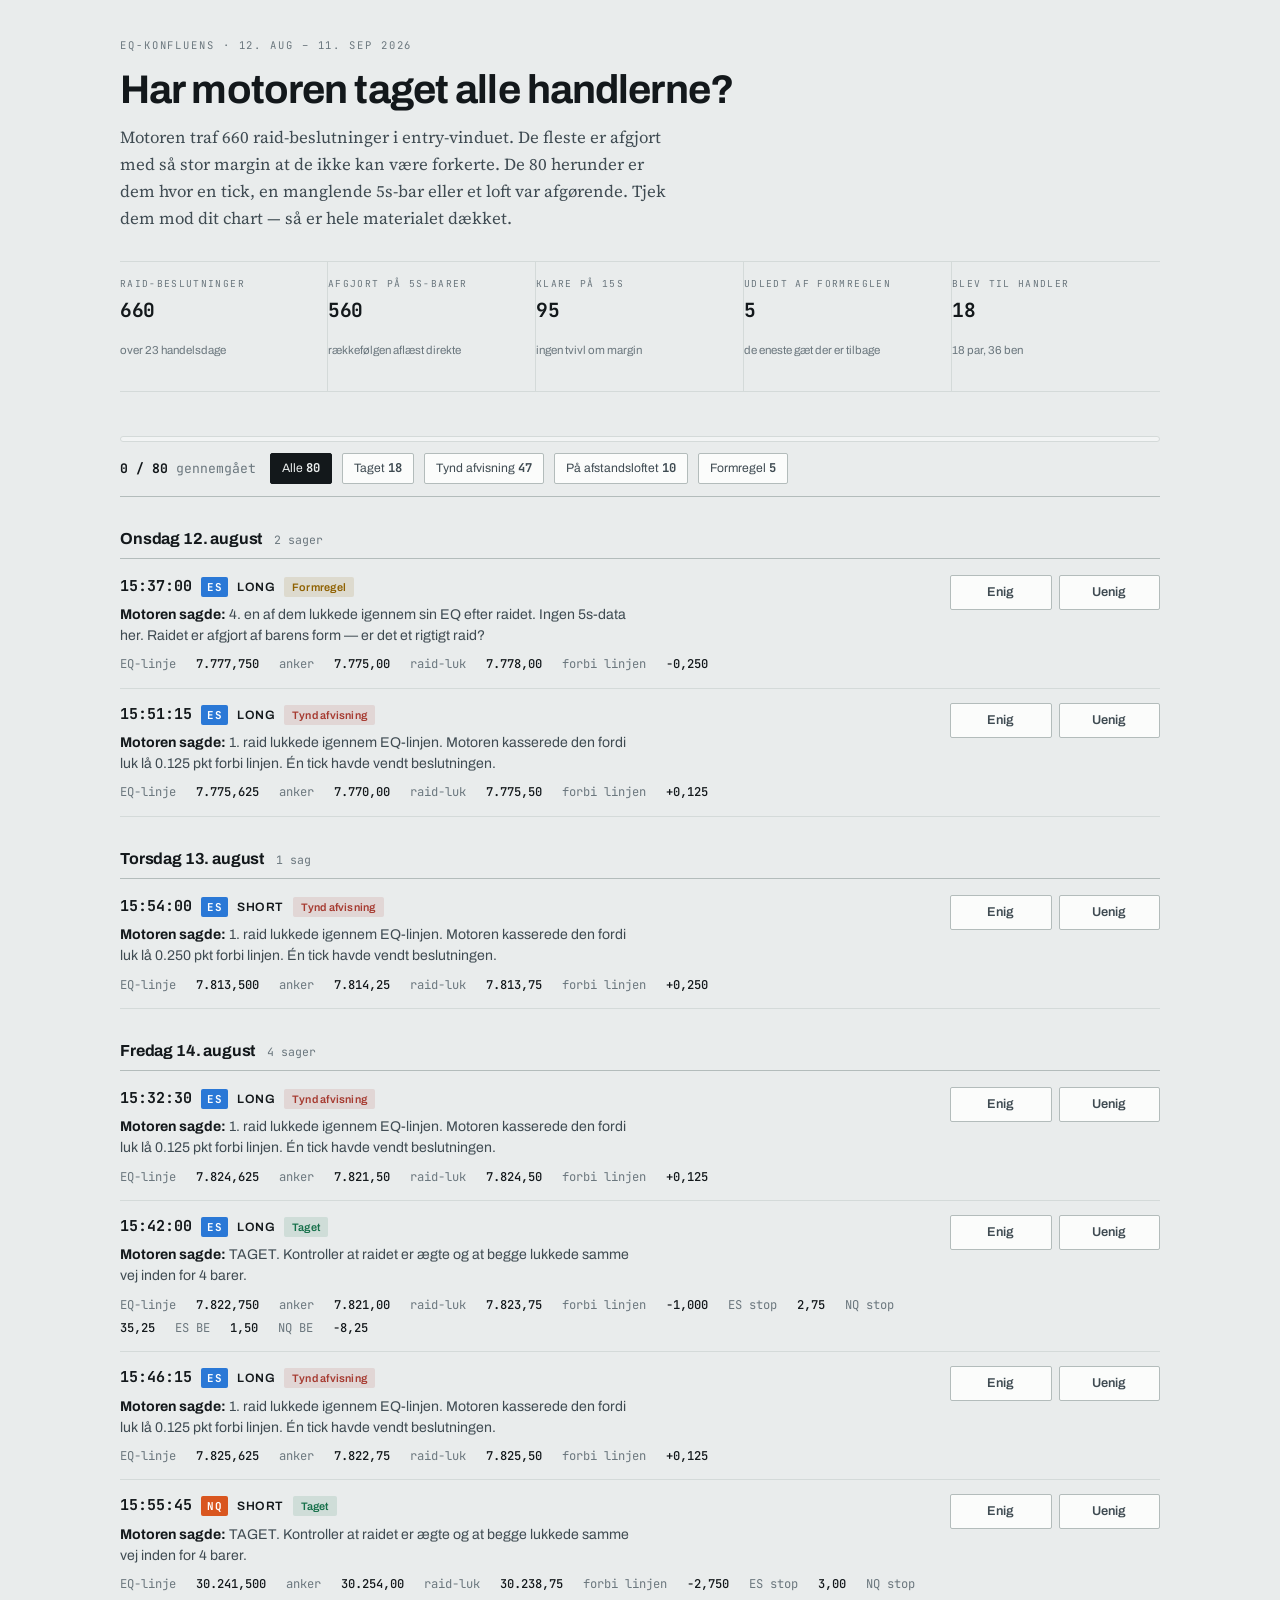
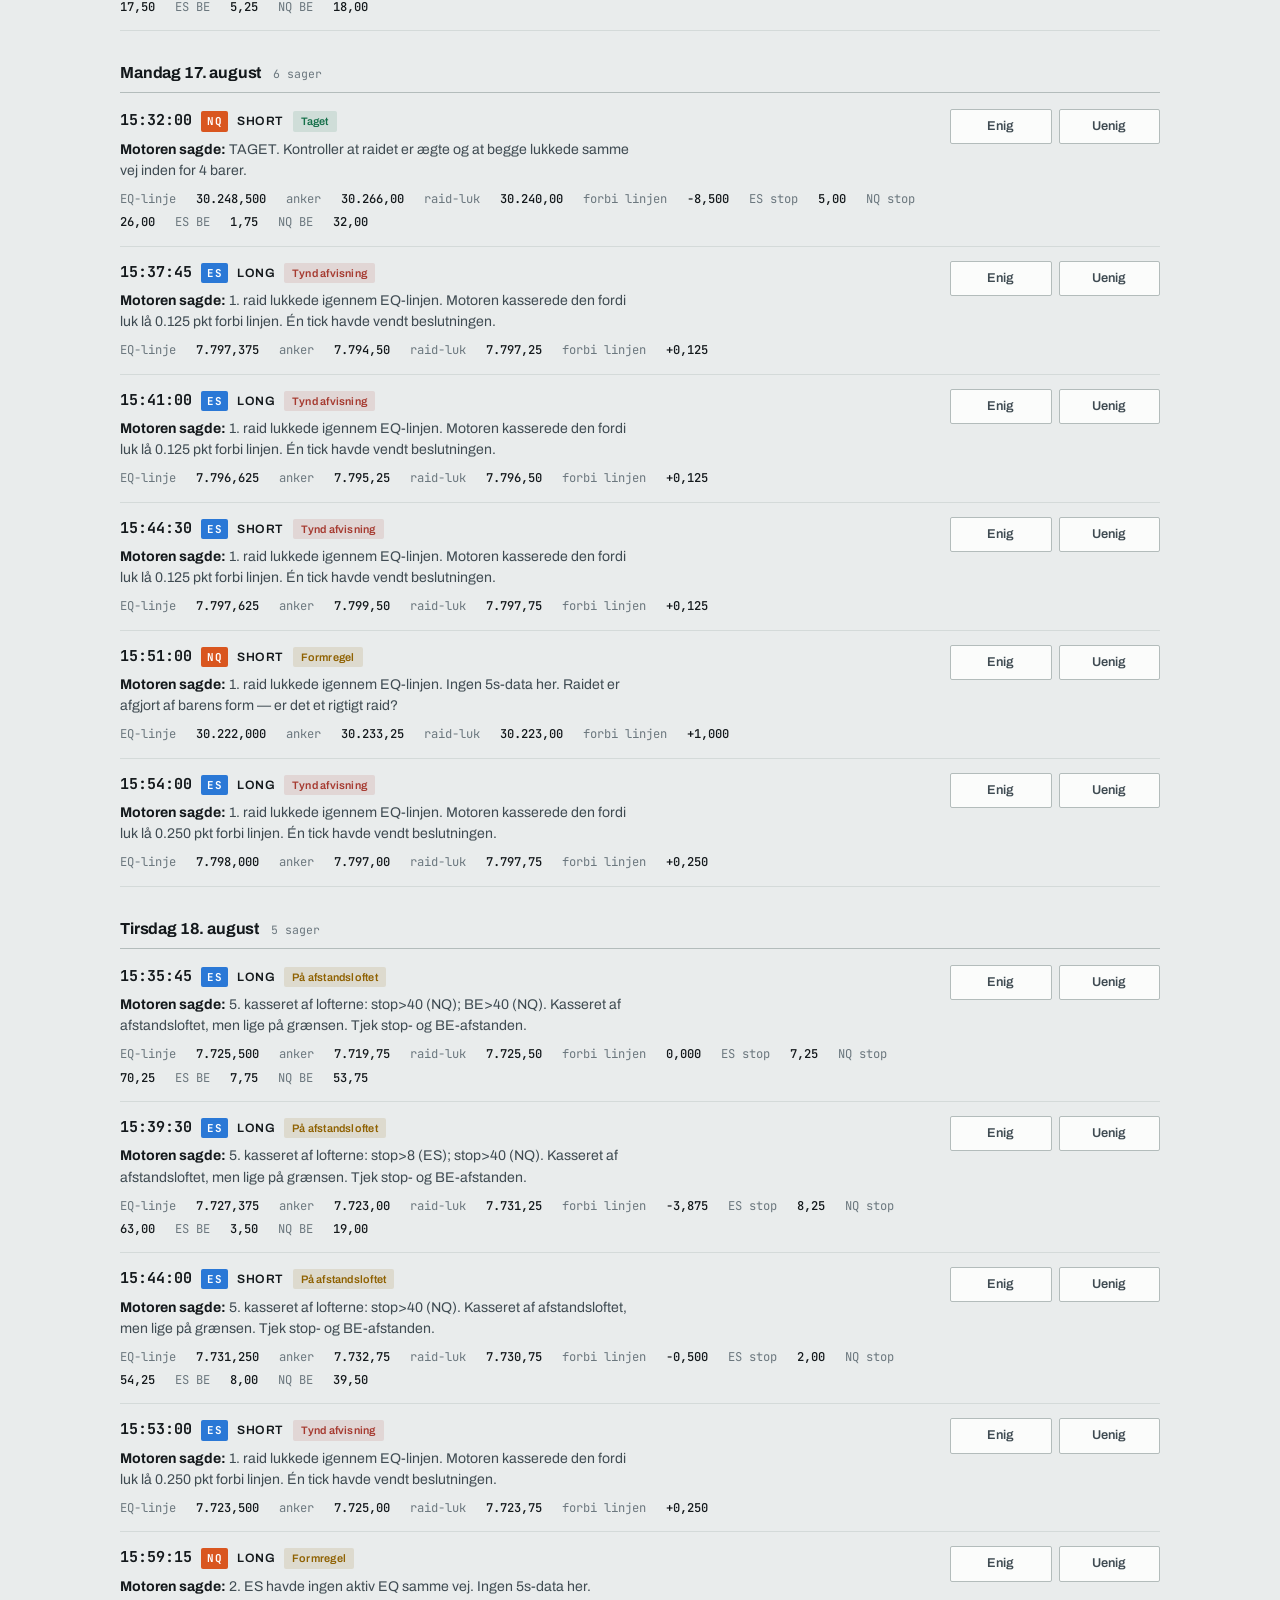
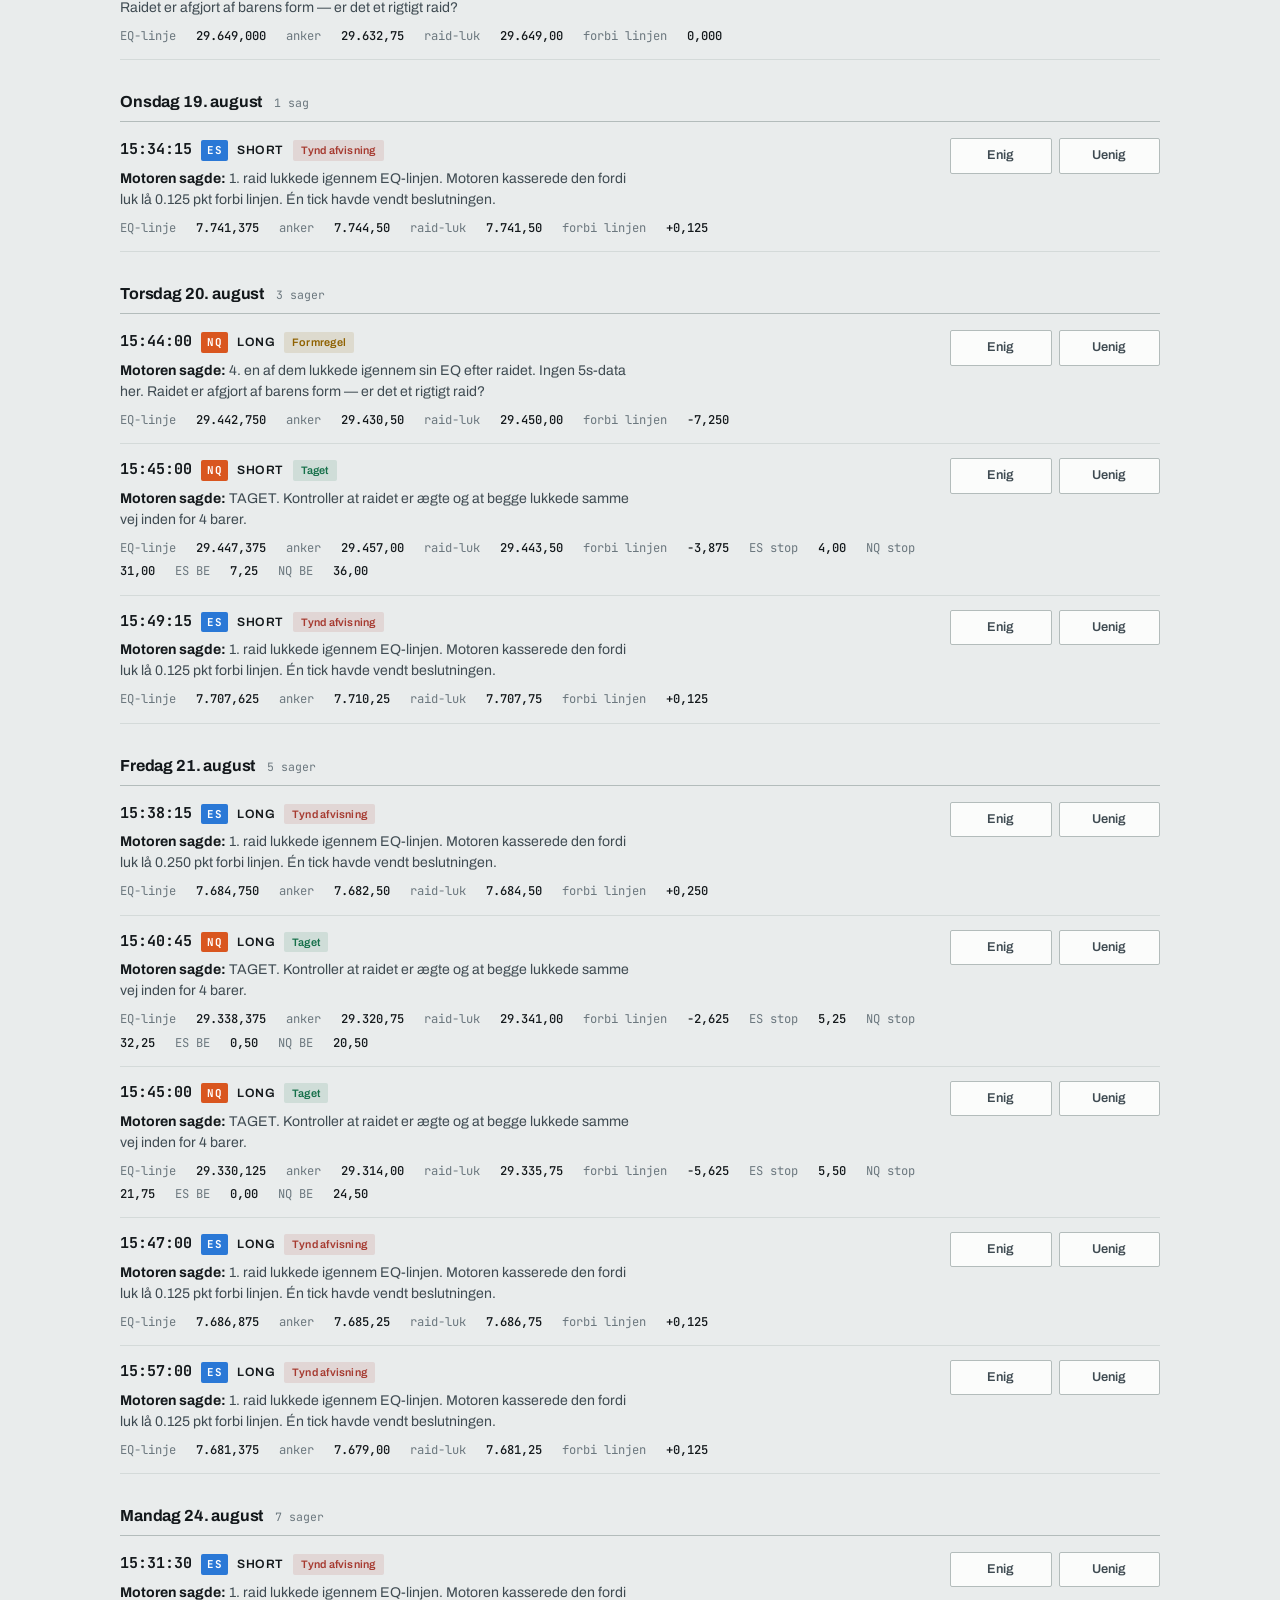
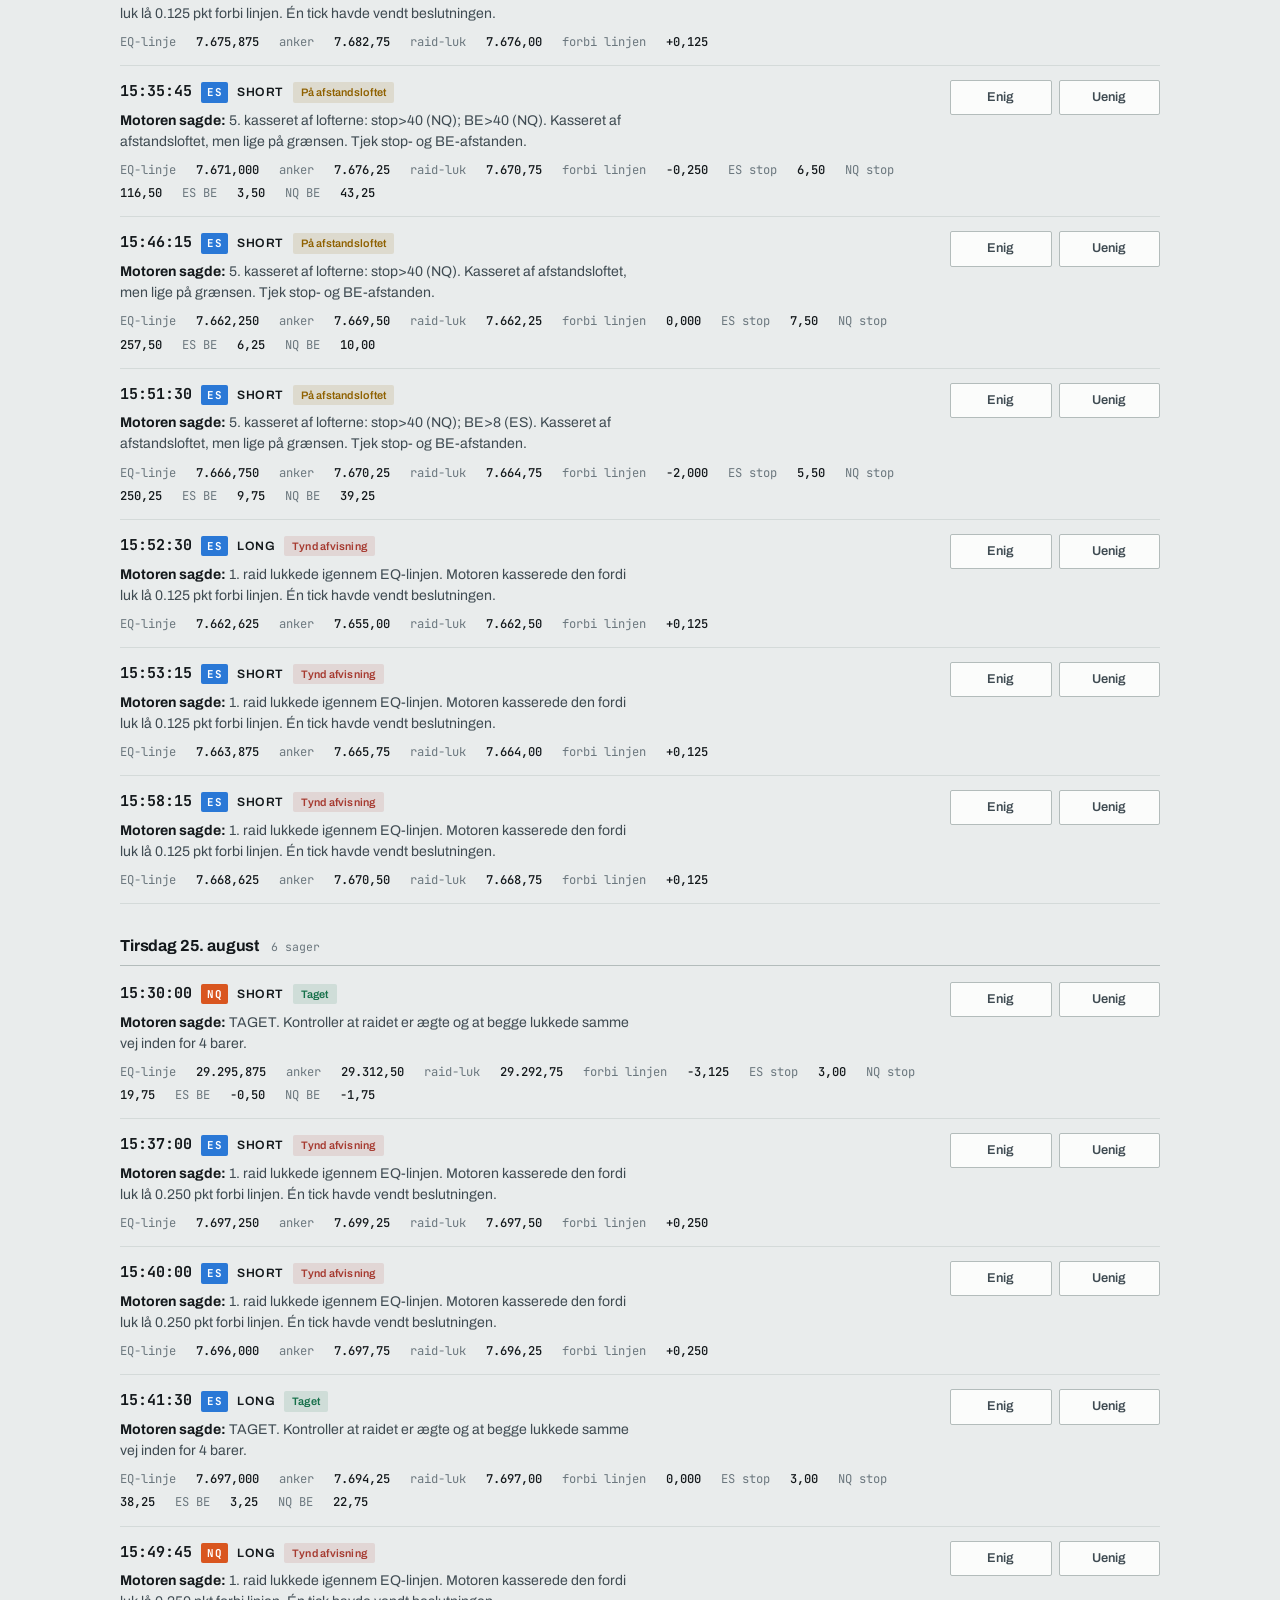
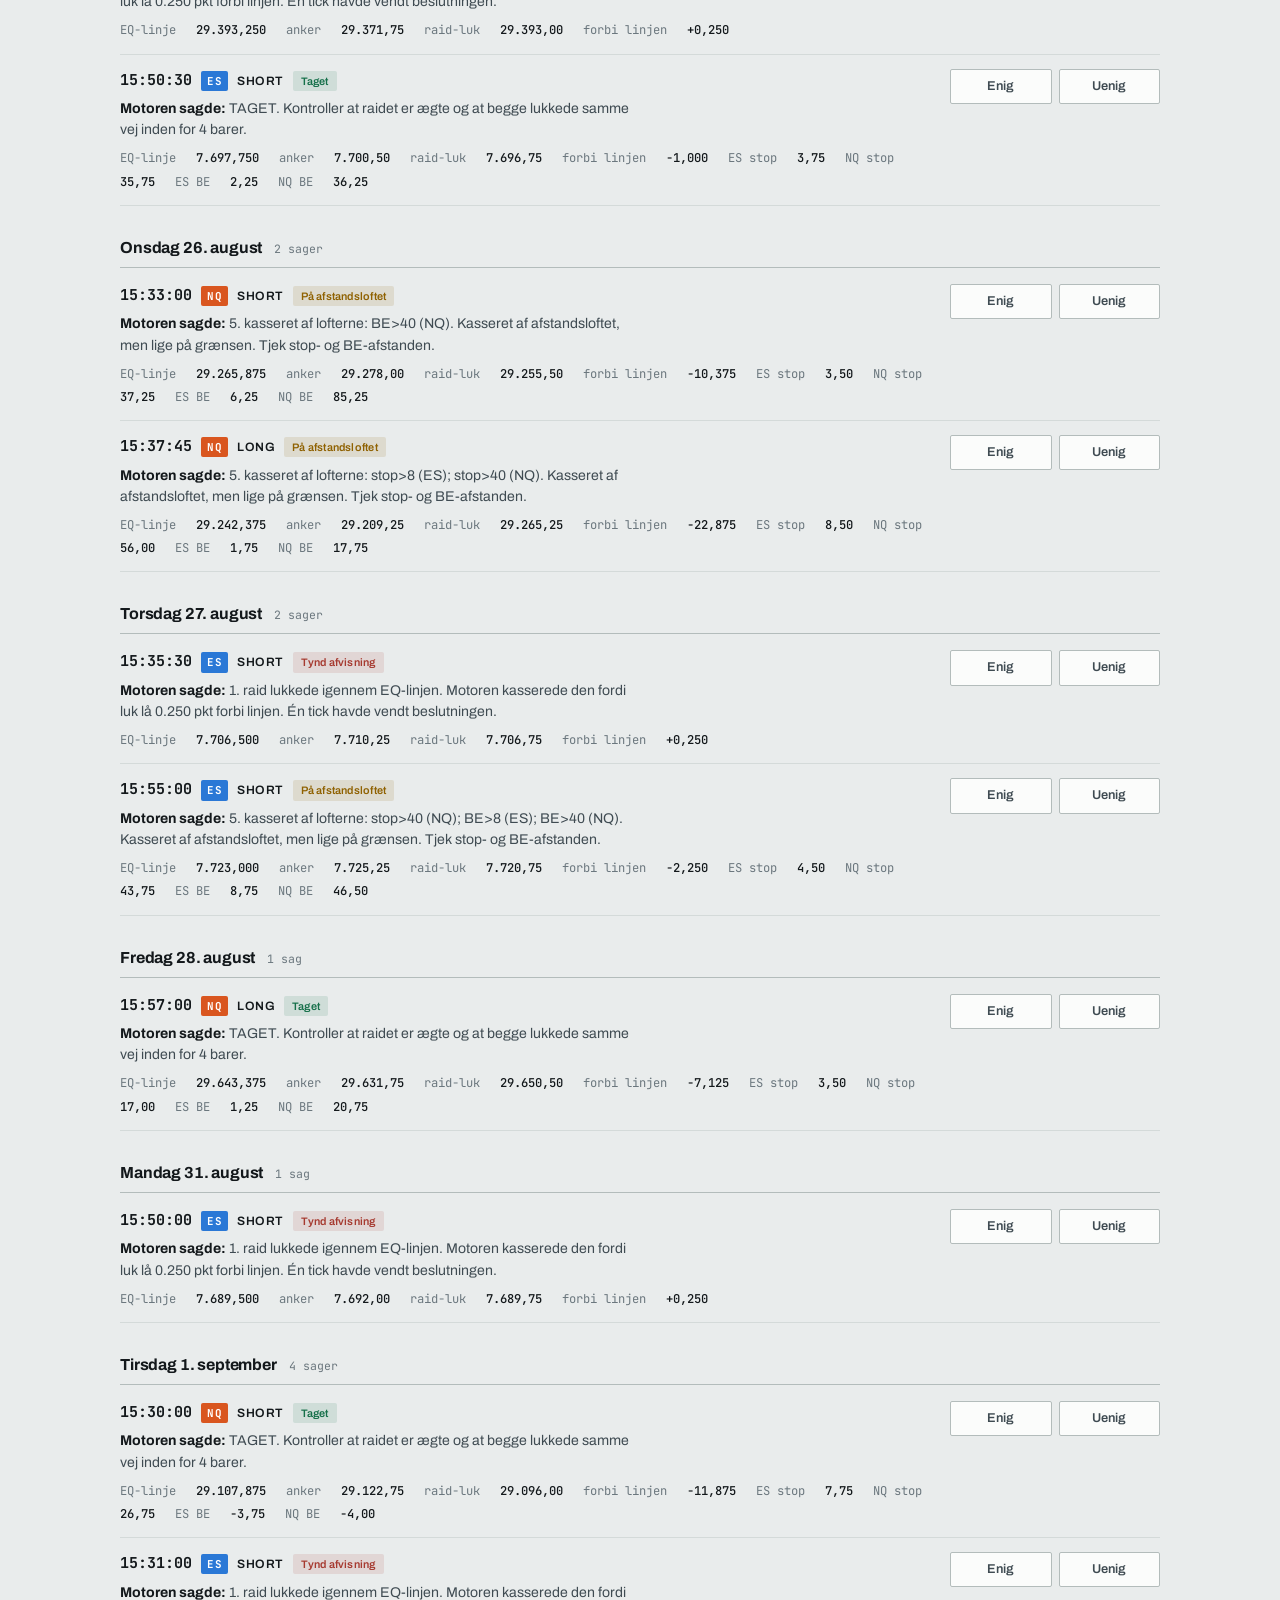
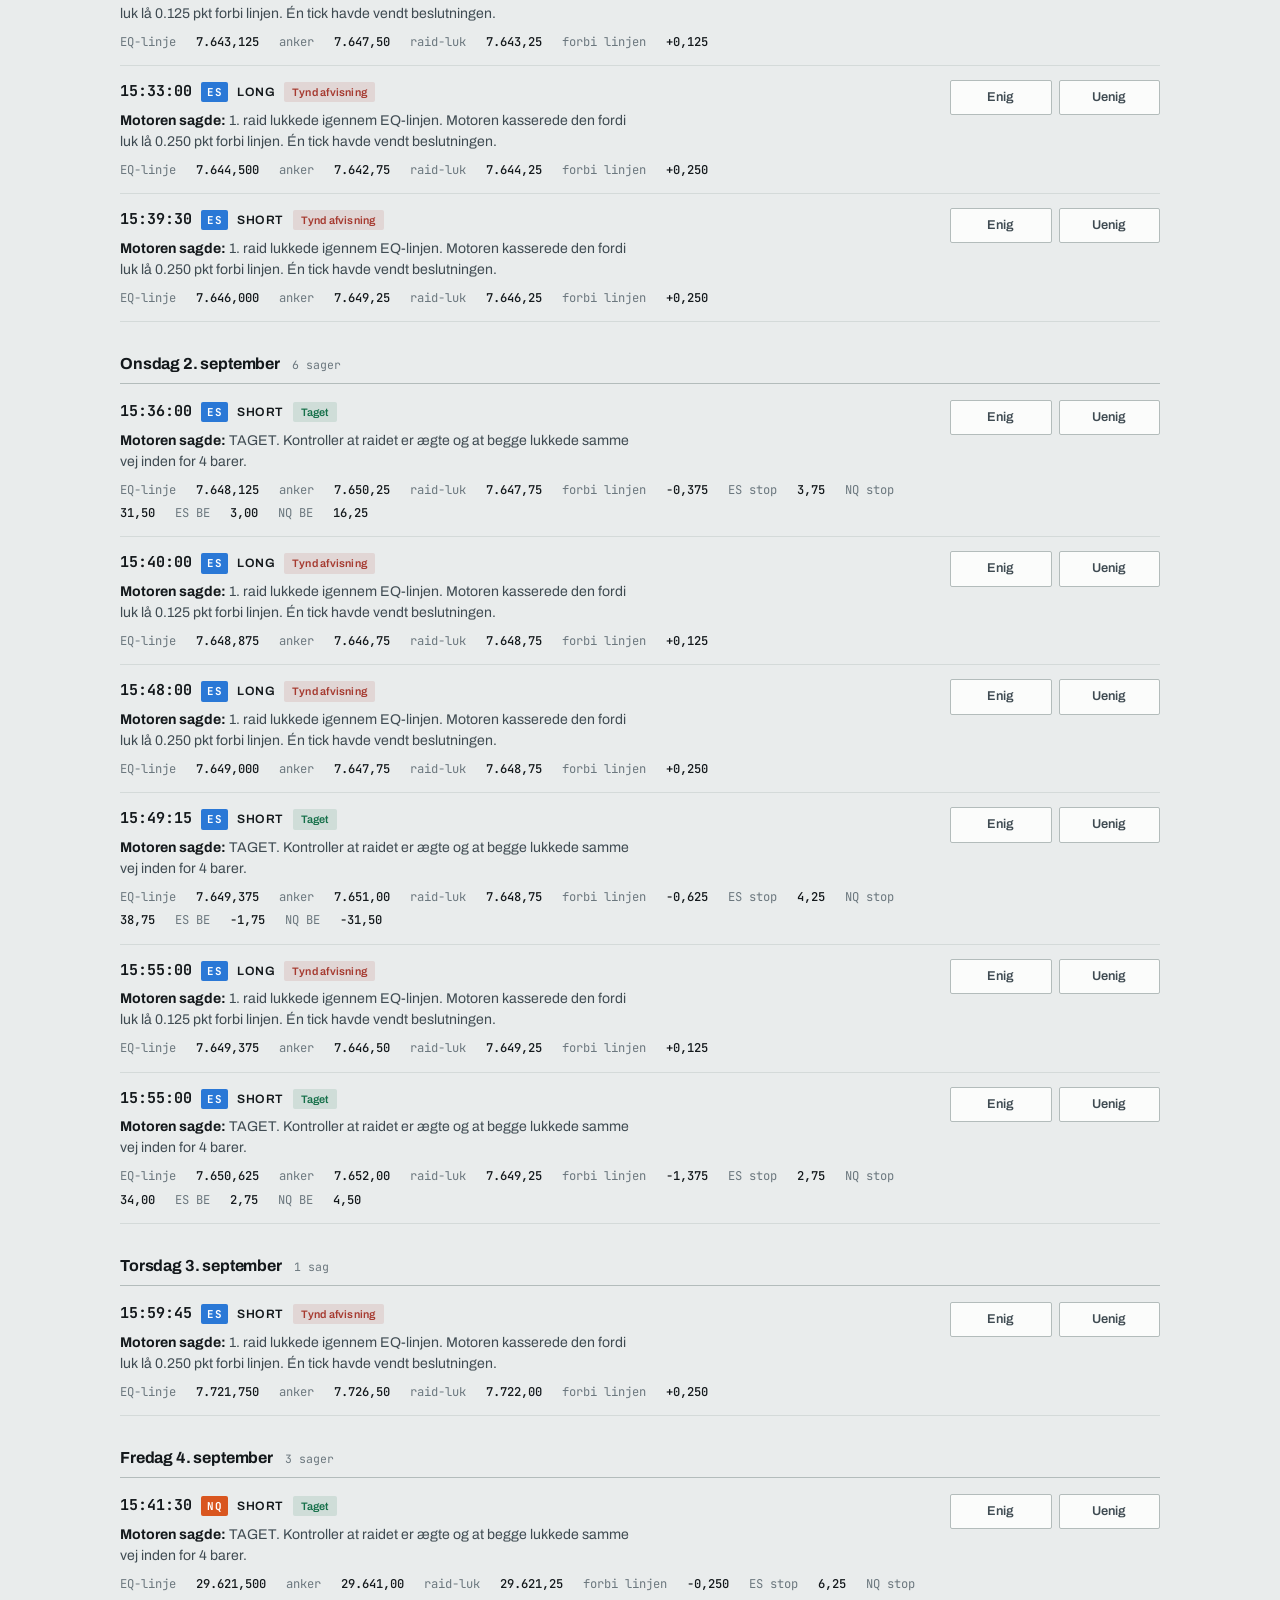
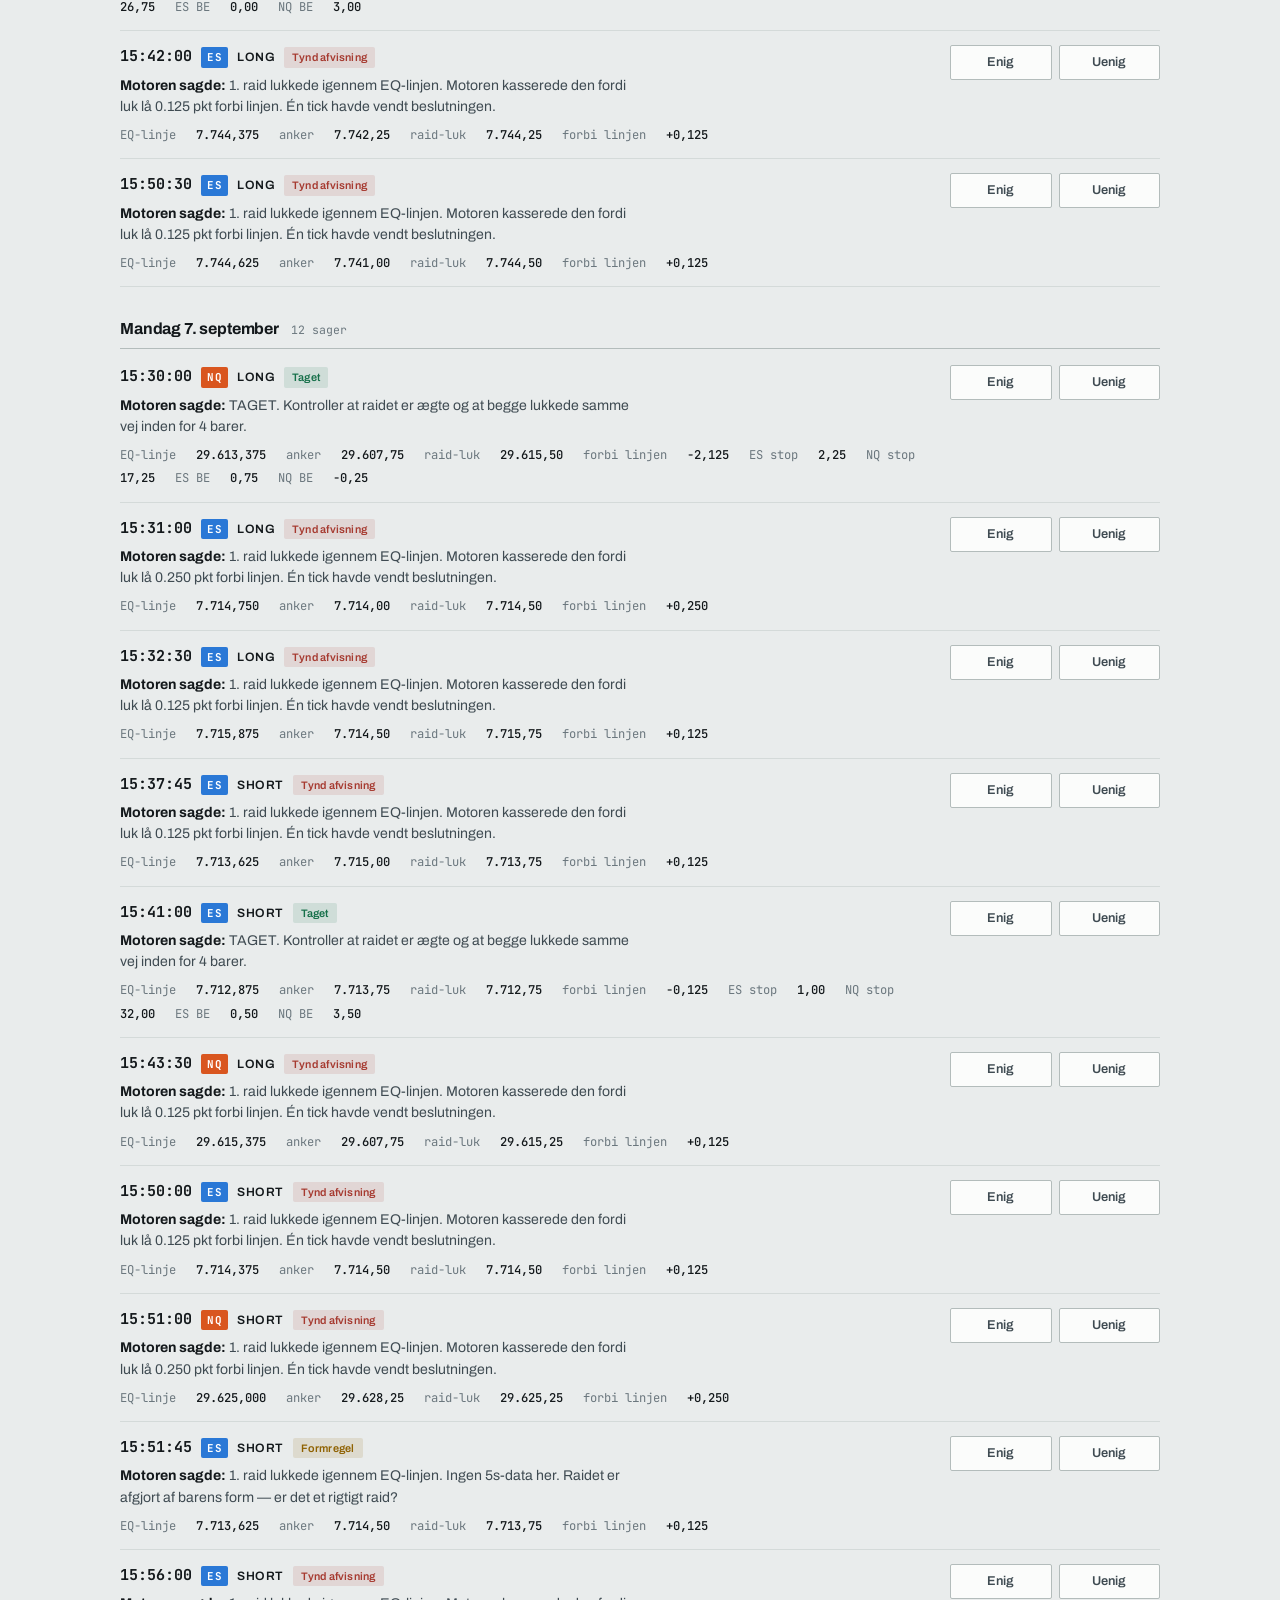
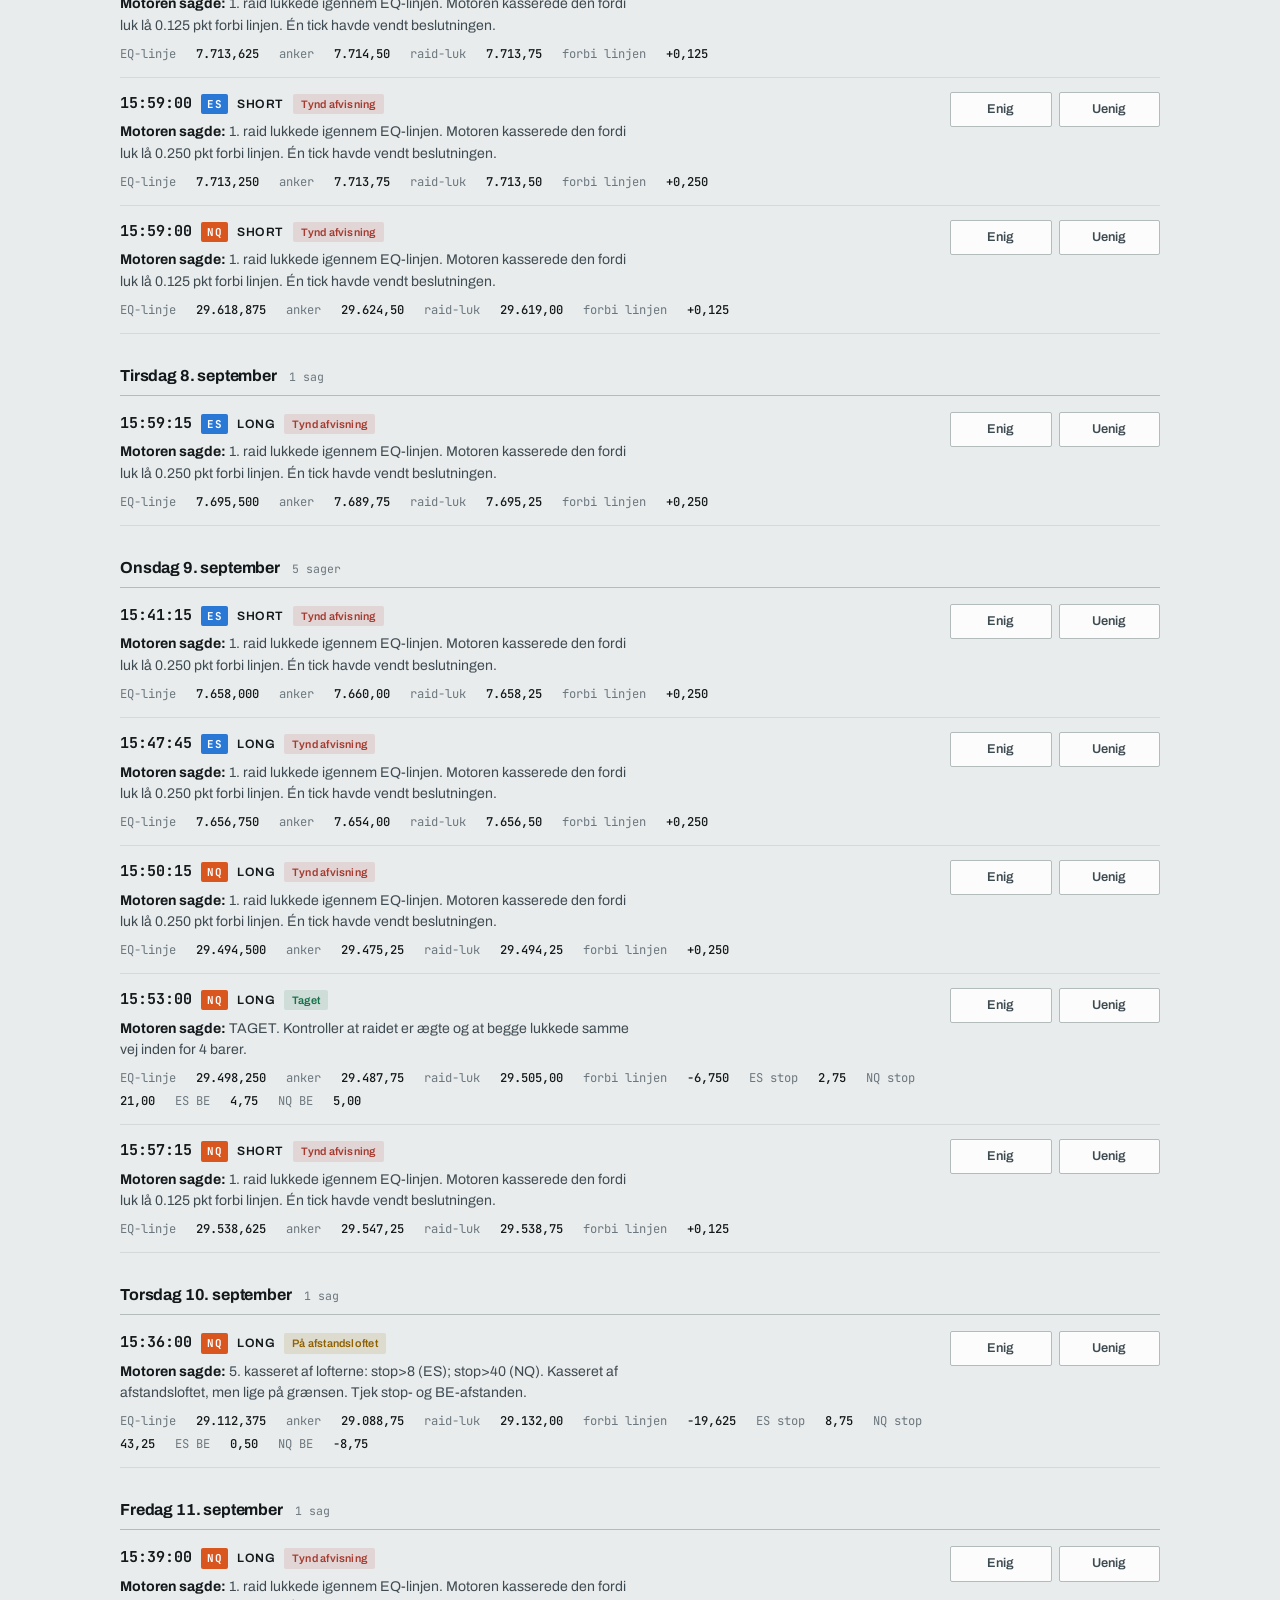
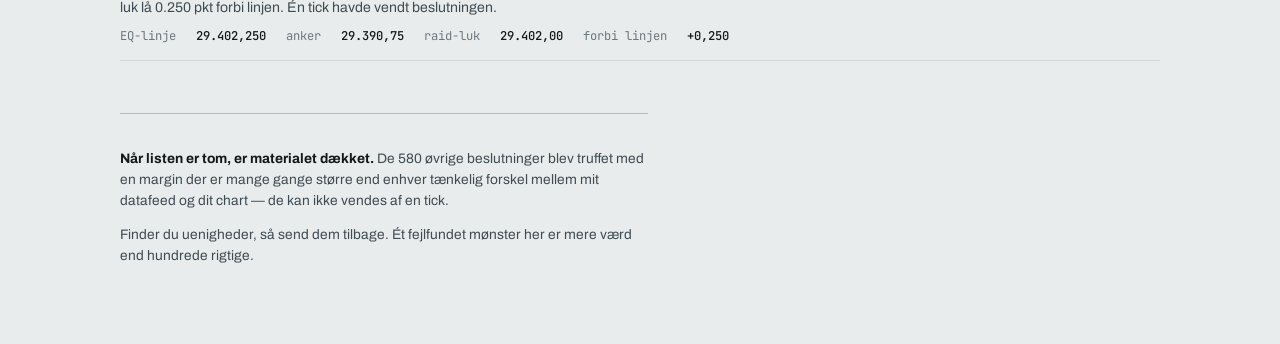
<file: eq/reports/revision.html>
<title>EQ-revision</title>
<link rel="preconnect" href="https://fonts.googleapis.com">
<link rel="preconnect" href="https://fonts.gstatic.com" crossorigin>
<link rel="stylesheet" href="https://fonts.googleapis.com/css2?family=Archivo:wght@400;500;600;700&family=Source+Serif+4:opsz,wght@8..60,400;8..60,600&family=JetBrains+Mono:wght@400;500;700&display=swap">
<style id="css">
:root{
  color-scheme:light;
  --ground:#e9ecec; --surface:#fbfcfb; --surface-2:#f2f4f4; --raise:#ffffff;
  --ink:#13181b; --ink-2:#3f4b52; --muted:#6b777e;
  --rule:#d4dad9; --rule-strong:#b3bcbb;
  --es:#2a78d6; --nq:#d9561f; --ok:#16704a; --no:#a63a30; --flag:#8f6100;
  --okbg:rgba(22,112,74,.12); --nobg:rgba(166,58,48,.12); --flagbg:rgba(143,97,0,.13);
}
@media (prefers-color-scheme:dark){:root:not([data-theme="light"]){
  color-scheme:dark;
  --ground:#0d1113; --surface:#161b1e; --surface-2:#1b2124; --raise:#1f262a;
  --ink:#e6eae9; --ink-2:#a7b3b9; --muted:#7c898f;
  --rule:#242c30; --rule-strong:#364247;
  --es:#4a90e8; --nq:#e2693a; --ok:#3aa87a; --no:#e0716a; --flag:#c99a2e;
  --okbg:rgba(58,168,122,.16); --nobg:rgba(224,113,106,.16); --flagbg:rgba(201,154,46,.16);
}}
:root[data-theme="dark"]{
  color-scheme:dark;
  --ground:#0d1113; --surface:#161b1e; --surface-2:#1b2124; --raise:#1f262a;
  --ink:#e6eae9; --ink-2:#a7b3b9; --muted:#7c898f;
  --rule:#242c30; --rule-strong:#364247;
  --es:#4a90e8; --nq:#e2693a; --ok:#3aa87a; --no:#e0716a; --flag:#c99a2e;
  --okbg:rgba(58,168,122,.16); --nobg:rgba(224,113,106,.16); --flagbg:rgba(201,154,46,.16);
}
*{box-sizing:border-box}
body{margin:0;background:var(--ground);color:var(--ink);
  font-family:Archivo,"Helvetica Neue",Arial,sans-serif;font-size:15px;line-height:1.5;
  -webkit-font-smoothing:antialiased}
.mono{font-family:"JetBrains Mono",ui-monospace,monospace;font-variant-numeric:tabular-nums}
.wrap{max-width:1080px;margin:0 auto;padding-inline:20px;padding-block:0 64px}

header{padding-block:38px 0}
.eyebrow{font-family:"JetBrains Mono",monospace;font-size:.66rem;letter-spacing:.18em;
  text-transform:uppercase;color:var(--muted)}
h1{font-size:clamp(1.7rem,4.4vw,2.5rem);line-height:1.08;letter-spacing:-.022em;
  font-weight:700;margin:.35em 0 0;text-wrap:balance}
.lede{font-family:"Source Serif 4",Georgia,serif;font-size:1.05rem;line-height:1.6;
  color:var(--ink-2);max-width:62ch;margin-top:14px}

.funnel{display:flex;flex-wrap:wrap;gap:0;margin-top:28px;border-top:1px solid var(--rule);
  border-bottom:1px solid var(--rule)}
.funnel div{flex:1 1 150px;padding:15px 18px 16px 0;border-right:1px solid var(--rule)}
.funnel div:last-child{border-right:0}
.funnel dt{font-family:"JetBrains Mono",monospace;font-size:.6rem;letter-spacing:.14em;
  text-transform:uppercase;color:var(--muted)}
.funnel dd{margin:5px 0 0;font-family:"JetBrains Mono",monospace;font-weight:700;
  font-size:1.22rem;letter-spacing:-.02em}
.funnel .sub{font-size:.72rem;color:var(--muted);font-weight:400;font-family:Archivo,sans-serif;
  letter-spacing:0;margin-top:2px}

.bar{position:sticky;top:0;z-index:20;background:var(--ground);
  padding-block:14px 12px;border-bottom:1px solid var(--rule-strong);margin-top:30px}
.progress{height:6px;background:var(--surface-2);border-radius:3px;overflow:hidden;
  border:1px solid var(--rule)}
.progress i{display:block;height:100%;background:var(--ok);transition:width .25s}
.barrow{display:flex;flex-wrap:wrap;gap:10px;align-items:center;margin-top:11px}
.count{font-family:"JetBrains Mono",monospace;font-size:.82rem;font-weight:700;
  white-space:nowrap;margin-right:4px}
.count span{color:var(--muted);font-weight:400}
.chip{appearance:none;border:1px solid var(--rule-strong);background:var(--surface);
  color:var(--ink-2);font:inherit;font-size:.76rem;padding:5px 11px;border-radius:2px;
  cursor:pointer;white-space:nowrap}
.chip[aria-pressed="true"]{background:var(--ink);color:var(--ground);border-color:var(--ink)}
.chip b{font-family:"JetBrains Mono",monospace;font-weight:700}

.day{margin-top:30px}
.dayhead{display:flex;align-items:baseline;gap:12px;border-bottom:1px solid var(--rule-strong);
  padding-bottom:7px;margin-bottom:2px}
.dayhead h2{font-size:1rem;font-weight:700;letter-spacing:-.01em;margin:0}
.dayhead .n{font-family:"JetBrains Mono",monospace;font-size:.72rem;color:var(--muted)}

.row{border-bottom:1px solid var(--rule);padding:14px 0;display:grid;gap:12px;
  grid-template-columns:1fr;align-items:start}
@media(min-width:760px){.row{grid-template-columns:1fr 210px}}
.row.done{opacity:.5}
.rowhead{display:flex;flex-wrap:wrap;align-items:baseline;gap:9px}
.tid{font-family:"JetBrains Mono",monospace;font-weight:700;font-size:.94rem}
.sym{font-family:"JetBrains Mono",monospace;font-size:.68rem;font-weight:700;letter-spacing:.05em;
  padding:2px 6px;border-radius:2px;color:#fff}
.sym.ES{background:var(--es)} .sym.NQ{background:var(--nq)}
.dir{font-size:.76rem;font-weight:600;letter-spacing:.04em}
.tag{font-size:.68rem;font-weight:600;padding:2px 8px;border-radius:2px;letter-spacing:.02em}
.tag.taget{background:var(--okbg);color:var(--ok)}
.tag.tynd-luk{background:var(--nobg);color:var(--no)}
.tag.loft-kant{background:var(--flagbg);color:var(--flag)}
.tag.formregel{background:var(--flagbg);color:var(--flag)}
.verdict{font-size:.88rem;color:var(--ink-2);margin-top:7px;max-width:64ch}
.verdict b{color:var(--ink)}
.nums{display:flex;flex-wrap:wrap;gap:5px 20px;margin-top:9px;
  font-family:"JetBrains Mono",monospace;font-size:.76rem;color:var(--muted)}
.nums b{color:var(--ink);font-weight:500}
.acts{display:flex;flex-direction:column;gap:7px}
.btns{display:flex;gap:7px}
.btn{flex:1;appearance:none;border:1px solid var(--rule-strong);background:var(--surface);
  color:var(--ink-2);font:inherit;font-size:.8rem;font-weight:600;padding:7px 4px;
  border-radius:2px;cursor:pointer}
.btn:hover{border-color:var(--ink-2)}
.btn[aria-pressed="true"].ok{background:var(--ok);border-color:var(--ok);color:#fff}
.btn[aria-pressed="true"].no{background:var(--no);border-color:var(--no);color:#fff}
.note{width:100%;font:inherit;font-size:.8rem;padding:7px 9px;border:1px solid var(--rule-strong);
  border-radius:2px;background:var(--surface);color:var(--ink);resize:vertical;min-height:52px}
.note::placeholder{color:var(--muted)}

.ro{margin-top:12px;padding:10px 14px;border-left:3px solid var(--flag);background:var(--surface);
  font-size:.85rem;color:var(--ink-2)}
footer{margin-top:52px;border-top:1px solid var(--rule-strong);padding-top:22px;
  font-size:.86rem;color:var(--ink-2);max-width:66ch}
footer p+p{margin-top:10px}
footer b{color:var(--ink)}
:focus-visible{outline:2px solid var(--es);outline-offset:2px}
@media (prefers-reduced-motion:reduce){*{transition:none!important}}
</style>
<div id="app"></div>
<script id="code">
// STATE-START
let MARKS = {};
// STATE-END
const TOT = {"raids": 660, "dage": 23, "taget": 18, "fem_s": 560, "klar": 95, "form": 5};
const DATA = [{"id": "c6", "tid": "2026-08-12 15:37:00", "dag": "2026-08-12", "asset": "ES", "retning": "LONG", "linje": 7777.75, "anker": 7775.0, "luk": 7778.0, "forbi": -0.25, "afgjort": "15s formregel", "status": "4. en af dem lukkede igennem sin EQ efter raidet", "kat": "formregel", "note": "Ingen 5s-data her. Raidet er afgjort af barens form — er det et rigtigt raid?"}, {"id": "c17", "tid": "2026-08-12 15:51:15", "dag": "2026-08-12", "asset": "ES", "retning": "LONG", "linje": 7775.625, "anker": 7770.0, "luk": 7775.5, "forbi": 0.125, "afgjort": "15s klar", "status": "1. raid lukkede igennem EQ-linjen", "kat": "tynd-luk", "note": "Motoren kasserede den fordi luk lå 0.125 pkt forbi linjen. Én tick havde vendt beslutningen."}, {"id": "c36", "tid": "2026-08-13 15:54:00", "dag": "2026-08-13", "asset": "ES", "retning": "SHORT", "linje": 7813.5, "anker": 7814.25, "luk": 7813.75, "forbi": 0.25, "afgjort": "5s", "status": "1. raid lukkede igennem EQ-linjen", "kat": "tynd-luk", "note": "Motoren kasserede den fordi luk lå 0.250 pkt forbi linjen. Én tick havde vendt beslutningen."}, {"id": "c43", "tid": "2026-08-14 15:32:30", "dag": "2026-08-14", "asset": "ES", "retning": "LONG", "linje": 7824.625, "anker": 7821.5, "luk": 7824.5, "forbi": 0.125, "afgjort": "5s", "status": "1. raid lukkede igennem EQ-linjen", "kat": "tynd-luk", "note": "Motoren kasserede den fordi luk lå 0.125 pkt forbi linjen. Én tick havde vendt beslutningen."}, {"id": "c53", "tid": "2026-08-14 15:42:00", "dag": "2026-08-14", "asset": "ES", "retning": "LONG", "linje": 7822.75, "anker": 7821.0, "luk": 7823.75, "forbi": -1.0, "afgjort": "5s", "status": "TAGET", "kat": "taget", "note": "Kontroller at raidet er ægte og at begge lukkede samme vej inden for 4 barer.", "ES_entry": 7823.75, "ES_stopafst": 2.75, "ES_beafst": 1.5, "NQ_entry": 30230.25, "NQ_stopafst": 35.25, "NQ_beafst": -8.25}, {"id": "c54", "tid": "2026-08-14 15:46:15", "dag": "2026-08-14", "asset": "ES", "retning": "LONG", "linje": 7825.625, "anker": 7822.75, "luk": 7825.5, "forbi": 0.125, "afgjort": "5s", "status": "1. raid lukkede igennem EQ-linjen", "kat": "tynd-luk", "note": "Motoren kasserede den fordi luk lå 0.125 pkt forbi linjen. Én tick havde vendt beslutningen."}, {"id": "c66", "tid": "2026-08-14 15:55:45", "dag": "2026-08-14", "asset": "NQ", "retning": "SHORT", "linje": 30241.5, "anker": 30254.0, "luk": 30238.75, "forbi": -2.75, "afgjort": "15s klar", "status": "TAGET", "kat": "taget", "note": "Kontroller at raidet er ægte og at begge lukkede samme vej inden for 4 barer.", "ES_entry": 7825.5, "ES_stopafst": 3.0, "ES_beafst": 5.25, "NQ_entry": 30236.5, "NQ_stopafst": 17.5, "NQ_beafst": 18.0}, {"id": "c79", "tid": "2026-08-17 15:32:00", "dag": "2026-08-17", "asset": "NQ", "retning": "SHORT", "linje": 30248.5, "anker": 30266.0, "luk": 30240.0, "forbi": -8.5, "afgjort": "15s klar", "status": "TAGET", "kat": "taget", "note": "Kontroller at raidet er ægte og at begge lukkede samme vej inden for 4 barer.", "ES_entry": 7804.5, "ES_stopafst": 5.0, "ES_beafst": 1.75, "NQ_entry": 30240.0, "NQ_stopafst": 26.0, "NQ_beafst": 32.0}, {"id": "c86", "tid": "2026-08-17 15:37:45", "dag": "2026-08-17", "asset": "ES", "retning": "LONG", "linje": 7797.375, "anker": 7794.5, "luk": 7797.25, "forbi": 0.125, "afgjort": "5s", "status": "1. raid lukkede igennem EQ-linjen", "kat": "tynd-luk", "note": "Motoren kasserede den fordi luk lå 0.125 pkt forbi linjen. Én tick havde vendt beslutningen."}, {"id": "c89", "tid": "2026-08-17 15:41:00", "dag": "2026-08-17", "asset": "ES", "retning": "LONG", "linje": 7796.625, "anker": 7795.25, "luk": 7796.5, "forbi": 0.125, "afgjort": "5s", "status": "1. raid lukkede igennem EQ-linjen", "kat": "tynd-luk", "note": "Motoren kasserede den fordi luk lå 0.125 pkt forbi linjen. Én tick havde vendt beslutningen."}, {"id": "c93", "tid": "2026-08-17 15:44:30", "dag": "2026-08-17", "asset": "ES", "retning": "SHORT", "linje": 7797.625, "anker": 7799.5, "luk": 7797.75, "forbi": 0.125, "afgjort": "5s", "status": "1. raid lukkede igennem EQ-linjen", "kat": "tynd-luk", "note": "Motoren kasserede den fordi luk lå 0.125 pkt forbi linjen. Én tick havde vendt beslutningen."}, {"id": "c98", "tid": "2026-08-17 15:51:00", "dag": "2026-08-17", "asset": "NQ", "retning": "SHORT", "linje": 30222.0, "anker": 30233.25, "luk": 30223.0, "forbi": 1.0, "afgjort": "15s formregel", "status": "1. raid lukkede igennem EQ-linjen", "kat": "formregel", "note": "Ingen 5s-data her. Raidet er afgjort af barens form — er det et rigtigt raid?"}, {"id": "c103", "tid": "2026-08-17 15:54:00", "dag": "2026-08-17", "asset": "ES", "retning": "LONG", "linje": 7798.0, "anker": 7797.0, "luk": 7797.75, "forbi": 0.25, "afgjort": "5s", "status": "1. raid lukkede igennem EQ-linjen", "kat": "tynd-luk", "note": "Motoren kasserede den fordi luk lå 0.250 pkt forbi linjen. Én tick havde vendt beslutningen."}, {"id": "c116", "tid": "2026-08-18 15:35:45", "dag": "2026-08-18", "asset": "ES", "retning": "LONG", "linje": 7725.5, "anker": 7719.75, "luk": 7725.5, "forbi": 0.0, "afgjort": "5s", "status": "5. kasseret af lofterne: stop>40 (NQ); BE>40 (NQ)", "kat": "loft-kant", "note": "Kasseret af afstandsloftet, men lige på grænsen. Tjek stop- og BE-afstanden.", "ES_entry": 7727.0, "ES_stopafst": 7.25, "ES_beafst": 7.75, "NQ_entry": 29701.5, "NQ_stopafst": 70.25, "NQ_beafst": 53.75}, {"id": "c120", "tid": "2026-08-18 15:39:30", "dag": "2026-08-18", "asset": "ES", "retning": "LONG", "linje": 7727.375, "anker": 7723.0, "luk": 7731.25, "forbi": -3.875, "afgjort": "5s", "status": "5. kasseret af lofterne: stop>8 (ES); stop>40 (NQ)", "kat": "loft-kant", "note": "Kasseret af afstandsloftet, men lige på grænsen. Tjek stop- og BE-afstanden.", "ES_entry": 7731.25, "ES_stopafst": 8.25, "ES_beafst": 3.5, "NQ_entry": 29736.25, "NQ_stopafst": 63.0, "NQ_beafst": 19.0}, {"id": "c124", "tid": "2026-08-18 15:44:00", "dag": "2026-08-18", "asset": "ES", "retning": "SHORT", "linje": 7731.25, "anker": 7732.75, "luk": 7730.75, "forbi": -0.5, "afgjort": "5s", "status": "5. kasseret af lofterne: stop>40 (NQ)", "kat": "loft-kant", "note": "Kasseret af afstandsloftet, men lige på grænsen. Tjek stop- og BE-afstanden.", "ES_entry": 7730.75, "ES_stopafst": 2.0, "ES_beafst": 8.0, "NQ_entry": 29712.75, "NQ_stopafst": 54.25, "NQ_beafst": 39.5}, {"id": "c134", "tid": "2026-08-18 15:53:00", "dag": "2026-08-18", "asset": "ES", "retning": "SHORT", "linje": 7723.5, "anker": 7725.0, "luk": 7723.75, "forbi": 0.25, "afgjort": "5s", "status": "1. raid lukkede igennem EQ-linjen", "kat": "tynd-luk", "note": "Motoren kasserede den fordi luk lå 0.250 pkt forbi linjen. Én tick havde vendt beslutningen."}, {"id": "c141", "tid": "2026-08-18 15:59:15", "dag": "2026-08-18", "asset": "NQ", "retning": "LONG", "linje": 29649.0, "anker": 29632.75, "luk": 29649.0, "forbi": 0.0, "afgjort": "15s formregel", "status": "2. ES havde ingen aktiv EQ samme vej", "kat": "formregel", "note": "Ingen 5s-data her. Raidet er afgjort af barens form — er det et rigtigt raid?"}, {"id": "c148", "tid": "2026-08-19 15:34:15", "dag": "2026-08-19", "asset": "ES", "retning": "SHORT", "linje": 7741.375, "anker": 7744.5, "luk": 7741.5, "forbi": 0.125, "afgjort": "5s", "status": "1. raid lukkede igennem EQ-linjen", "kat": "tynd-luk", "note": "Motoren kasserede den fordi luk lå 0.125 pkt forbi linjen. Én tick havde vendt beslutningen."}, {"id": "c180", "tid": "2026-08-20 15:44:00", "dag": "2026-08-20", "asset": "NQ", "retning": "LONG", "linje": 29442.75, "anker": 29430.5, "luk": 29450.0, "forbi": -7.25, "afgjort": "15s formregel", "status": "4. en af dem lukkede igennem sin EQ efter raidet", "kat": "formregel", "note": "Ingen 5s-data her. Raidet er afgjort af barens form — er det et rigtigt raid?"}, {"id": "c181", "tid": "2026-08-20 15:45:00", "dag": "2026-08-20", "asset": "NQ", "retning": "SHORT", "linje": 29447.375, "anker": 29457.0, "luk": 29443.5, "forbi": -3.875, "afgjort": "15s klar", "status": "TAGET", "kat": "taget", "note": "Kontroller at raidet er ægte og at begge lukkede samme vej inden for 4 barer.", "ES_entry": 7712.25, "ES_stopafst": 4.0, "ES_beafst": 7.25, "NQ_entry": 29426.0, "NQ_stopafst": 31.0, "NQ_beafst": 36.0}, {"id": "c185", "tid": "2026-08-20 15:49:15", "dag": "2026-08-20", "asset": "ES", "retning": "SHORT", "linje": 7707.625, "anker": 7710.25, "luk": 7707.75, "forbi": 0.125, "afgjort": "5s", "status": "1. raid lukkede igennem EQ-linjen", "kat": "tynd-luk", "note": "Motoren kasserede den fordi luk lå 0.125 pkt forbi linjen. Én tick havde vendt beslutningen."}, {"id": "c203", "tid": "2026-08-21 15:38:15", "dag": "2026-08-21", "asset": "ES", "retning": "LONG", "linje": 7684.75, "anker": 7682.5, "luk": 7684.5, "forbi": 0.25, "afgjort": "5s", "status": "1. raid lukkede igennem EQ-linjen", "kat": "tynd-luk", "note": "Motoren kasserede den fordi luk lå 0.250 pkt forbi linjen. Én tick havde vendt beslutningen."}, {"id": "c205", "tid": "2026-08-21 15:40:45", "dag": "2026-08-21", "asset": "NQ", "retning": "LONG", "linje": 29338.375, "anker": 29320.75, "luk": 29341.0, "forbi": -2.625, "afgjort": "5s", "status": "TAGET", "kat": "taget", "note": "Kontroller at raidet er ægte og at begge lukkede samme vej inden for 4 barer.", "ES_entry": 7686.5, "ES_stopafst": 5.25, "ES_beafst": 0.5, "NQ_entry": 29353.0, "NQ_stopafst": 32.25, "NQ_beafst": 20.5}, {"id": "c209", "tid": "2026-08-21 15:45:00", "dag": "2026-08-21", "asset": "NQ", "retning": "LONG", "linje": 29330.125, "anker": 29314.0, "luk": 29335.75, "forbi": -5.625, "afgjort": "5s", "status": "TAGET", "kat": "taget", "note": "Kontroller at raidet er ægte og at begge lukkede samme vej inden for 4 barer.", "ES_entry": 7688.25, "ES_stopafst": 5.5, "ES_beafst": 0.0, "NQ_entry": 29335.75, "NQ_stopafst": 21.75, "NQ_beafst": 24.5}, {"id": "c211", "tid": "2026-08-21 15:47:00", "dag": "2026-08-21", "asset": "ES", "retning": "LONG", "linje": 7686.875, "anker": 7685.25, "luk": 7686.75, "forbi": 0.125, "afgjort": "5s", "status": "1. raid lukkede igennem EQ-linjen", "kat": "tynd-luk", "note": "Motoren kasserede den fordi luk lå 0.125 pkt forbi linjen. Én tick havde vendt beslutningen."}, {"id": "c219", "tid": "2026-08-21 15:57:00", "dag": "2026-08-21", "asset": "ES", "retning": "LONG", "linje": 7681.375, "anker": 7679.0, "luk": 7681.25, "forbi": 0.125, "afgjort": "5s", "status": "1. raid lukkede igennem EQ-linjen", "kat": "tynd-luk", "note": "Motoren kasserede den fordi luk lå 0.125 pkt forbi linjen. Én tick havde vendt beslutningen."}, {"id": "c223", "tid": "2026-08-24 15:31:30", "dag": "2026-08-24", "asset": "ES", "retning": "SHORT", "linje": 7675.875, "anker": 7682.75, "luk": 7676.0, "forbi": 0.125, "afgjort": "5s", "status": "1. raid lukkede igennem EQ-linjen", "kat": "tynd-luk", "note": "Motoren kasserede den fordi luk lå 0.125 pkt forbi linjen. Én tick havde vendt beslutningen."}, {"id": "c228", "tid": "2026-08-24 15:35:45", "dag": "2026-08-24", "asset": "ES", "retning": "SHORT", "linje": 7671.0, "anker": 7676.25, "luk": 7670.75, "forbi": -0.25, "afgjort": "5s", "status": "5. kasseret af lofterne: stop>40 (NQ); BE>40 (NQ)", "kat": "loft-kant", "note": "Kasseret af afstandsloftet, men lige på grænsen. Tjek stop- og BE-afstanden.", "ES_entry": 7669.75, "ES_stopafst": 6.5, "ES_beafst": 3.5, "NQ_entry": 29126.5, "NQ_stopafst": 116.5, "NQ_beafst": 43.25}, {"id": "c239", "tid": "2026-08-24 15:46:15", "dag": "2026-08-24", "asset": "ES", "retning": "SHORT", "linje": 7662.25, "anker": 7669.5, "luk": 7662.25, "forbi": 0.0, "afgjort": "5s", "status": "5. kasseret af lofterne: stop>40 (NQ)", "kat": "loft-kant", "note": "Kasseret af afstandsloftet, men lige på grænsen. Tjek stop- og BE-afstanden.", "ES_entry": 7662.0, "ES_stopafst": 7.5, "ES_beafst": 6.25, "NQ_entry": 28985.5, "NQ_stopafst": 257.5, "NQ_beafst": 10.0}, {"id": "c241", "tid": "2026-08-24 15:51:30", "dag": "2026-08-24", "asset": "ES", "retning": "SHORT", "linje": 7666.75, "anker": 7670.25, "luk": 7664.75, "forbi": -2.0, "afgjort": "5s", "status": "5. kasseret af lofterne: stop>40 (NQ); BE>8 (ES)", "kat": "loft-kant", "note": "Kasseret af afstandsloftet, men lige på grænsen. Tjek stop- og BE-afstanden.", "ES_entry": 7664.75, "ES_stopafst": 5.5, "ES_beafst": 9.75, "NQ_entry": 28992.75, "NQ_stopafst": 250.25, "NQ_beafst": 39.25}, {"id": "c243", "tid": "2026-08-24 15:52:30", "dag": "2026-08-24", "asset": "ES", "retning": "LONG", "linje": 7662.625, "anker": 7655.0, "luk": 7662.5, "forbi": 0.125, "afgjort": "5s", "status": "1. raid lukkede igennem EQ-linjen", "kat": "tynd-luk", "note": "Motoren kasserede den fordi luk lå 0.125 pkt forbi linjen. Én tick havde vendt beslutningen."}, {"id": "c244", "tid": "2026-08-24 15:53:15", "dag": "2026-08-24", "asset": "ES", "retning": "SHORT", "linje": 7663.875, "anker": 7665.75, "luk": 7664.0, "forbi": 0.125, "afgjort": "5s", "status": "1. raid lukkede igennem EQ-linjen", "kat": "tynd-luk", "note": "Motoren kasserede den fordi luk lå 0.125 pkt forbi linjen. Én tick havde vendt beslutningen."}, {"id": "c246", "tid": "2026-08-24 15:58:15", "dag": "2026-08-24", "asset": "ES", "retning": "SHORT", "linje": 7668.625, "anker": 7670.5, "luk": 7668.75, "forbi": 0.125, "afgjort": "5s", "status": "1. raid lukkede igennem EQ-linjen", "kat": "tynd-luk", "note": "Motoren kasserede den fordi luk lå 0.125 pkt forbi linjen. Én tick havde vendt beslutningen."}, {"id": "c248", "tid": "2026-08-25 15:30:00", "dag": "2026-08-25", "asset": "NQ", "retning": "SHORT", "linje": 29295.875, "anker": 29312.5, "luk": 29292.75, "forbi": -3.125, "afgjort": "5s", "status": "TAGET", "kat": "taget", "note": "Kontroller at raidet er ægte og at begge lukkede samme vej inden for 4 barer.", "ES_entry": 7694.25, "ES_stopafst": 3.0, "ES_beafst": -0.5, "NQ_entry": 29292.75, "NQ_stopafst": 19.75, "NQ_beafst": -1.75}, {"id": "c256", "tid": "2026-08-25 15:37:00", "dag": "2026-08-25", "asset": "ES", "retning": "SHORT", "linje": 7697.25, "anker": 7699.25, "luk": 7697.5, "forbi": 0.25, "afgjort": "5s", "status": "1. raid lukkede igennem EQ-linjen", "kat": "tynd-luk", "note": "Motoren kasserede den fordi luk lå 0.250 pkt forbi linjen. Én tick havde vendt beslutningen."}, {"id": "c261", "tid": "2026-08-25 15:40:00", "dag": "2026-08-25", "asset": "ES", "retning": "SHORT", "linje": 7696.0, "anker": 7697.75, "luk": 7696.25, "forbi": 0.25, "afgjort": "5s", "status": "1. raid lukkede igennem EQ-linjen", "kat": "tynd-luk", "note": "Motoren kasserede den fordi luk lå 0.250 pkt forbi linjen. Én tick havde vendt beslutningen."}, {"id": "c263", "tid": "2026-08-25 15:41:30", "dag": "2026-08-25", "asset": "ES", "retning": "LONG", "linje": 7697.0, "anker": 7694.25, "luk": 7697.0, "forbi": 0.0, "afgjort": "5s", "status": "TAGET", "kat": "taget", "note": "Kontroller at raidet er ægte og at begge lukkede samme vej inden for 4 barer.", "ES_entry": 7697.25, "ES_stopafst": 3.0, "ES_beafst": 3.25, "NQ_entry": 29353.25, "NQ_stopafst": 38.25, "NQ_beafst": 22.75}, {"id": "c271", "tid": "2026-08-25 15:49:45", "dag": "2026-08-25", "asset": "NQ", "retning": "LONG", "linje": 29393.25, "anker": 29371.75, "luk": 29393.0, "forbi": 0.25, "afgjort": "5s", "status": "1. raid lukkede igennem EQ-linjen", "kat": "tynd-luk", "note": "Motoren kasserede den fordi luk lå 0.250 pkt forbi linjen. Én tick havde vendt beslutningen."}, {"id": "c272", "tid": "2026-08-25 15:50:30", "dag": "2026-08-25", "asset": "ES", "retning": "SHORT", "linje": 7697.75, "anker": 7700.5, "luk": 7696.75, "forbi": -1.0, "afgjort": "5s", "status": "TAGET", "kat": "taget", "note": "Kontroller at raidet er ægte og at begge lukkede samme vej inden for 4 barer.", "ES_entry": 7696.75, "ES_stopafst": 3.75, "ES_beafst": 2.25, "NQ_entry": 29379.0, "NQ_stopafst": 35.75, "NQ_beafst": 36.25}, {"id": "c285", "tid": "2026-08-26 15:33:00", "dag": "2026-08-26", "asset": "NQ", "retning": "SHORT", "linje": 29265.875, "anker": 29278.0, "luk": 29255.5, "forbi": -10.375, "afgjort": "5s", "status": "5. kasseret af lofterne: BE>40 (NQ)", "kat": "loft-kant", "note": "Kasseret af afstandsloftet, men lige på grænsen. Tjek stop- og BE-afstanden.", "ES_entry": 7684.5, "ES_stopafst": 3.5, "ES_beafst": 6.25, "NQ_entry": 29240.75, "NQ_stopafst": 37.25, "NQ_beafst": 85.25}, {"id": "c291", "tid": "2026-08-26 15:37:45", "dag": "2026-08-26", "asset": "NQ", "retning": "LONG", "linje": 29242.375, "anker": 29209.25, "luk": 29265.25, "forbi": -22.875, "afgjort": "5s", "status": "5. kasseret af lofterne: stop>8 (ES); stop>40 (NQ)", "kat": "loft-kant", "note": "Kasseret af afstandsloftet, men lige på grænsen. Tjek stop- og BE-afstanden.", "ES_entry": 7689.0, "ES_stopafst": 8.5, "ES_beafst": 1.75, "NQ_entry": 29265.25, "NQ_stopafst": 56.0, "NQ_beafst": 17.75}, {"id": "c312", "tid": "2026-08-27 15:35:30", "dag": "2026-08-27", "asset": "ES", "retning": "SHORT", "linje": 7706.5, "anker": 7710.25, "luk": 7706.75, "forbi": 0.25, "afgjort": "5s", "status": "1. raid lukkede igennem EQ-linjen", "kat": "tynd-luk", "note": "Motoren kasserede den fordi luk lå 0.250 pkt forbi linjen. Én tick havde vendt beslutningen."}, {"id": "c326", "tid": "2026-08-27 15:55:00", "dag": "2026-08-27", "asset": "ES", "retning": "SHORT", "linje": 7723.0, "anker": 7725.25, "luk": 7720.75, "forbi": -2.25, "afgjort": "5s", "status": "5. kasseret af lofterne: stop>40 (NQ); BE>8 (ES); BE>40 (NQ)", "kat": "loft-kant", "note": "Kasseret af afstandsloftet, men lige på grænsen. Tjek stop- og BE-afstanden.", "ES_entry": 7720.75, "ES_stopafst": 4.5, "ES_beafst": 8.75, "NQ_entry": 29523.5, "NQ_stopafst": 43.75, "NQ_beafst": 46.5}, {"id": "c354", "tid": "2026-08-28 15:57:00", "dag": "2026-08-28", "asset": "NQ", "retning": "LONG", "linje": 29643.375, "anker": 29631.75, "luk": 29650.5, "forbi": -7.125, "afgjort": "5s", "status": "TAGET", "kat": "taget", "note": "Kontroller at raidet er ægte og at begge lukkede samme vej inden for 4 barer.", "ES_entry": 7749.75, "ES_stopafst": 3.5, "ES_beafst": 1.25, "NQ_entry": 29648.75, "NQ_stopafst": 17.0, "NQ_beafst": 20.75}, {"id": "c381", "tid": "2026-08-31 15:50:00", "dag": "2026-08-31", "asset": "ES", "retning": "SHORT", "linje": 7689.5, "anker": 7692.0, "luk": 7689.75, "forbi": 0.25, "afgjort": "5s", "status": "1. raid lukkede igennem EQ-linjen", "kat": "tynd-luk", "note": "Motoren kasserede den fordi luk lå 0.250 pkt forbi linjen. Én tick havde vendt beslutningen."}, {"id": "c395", "tid": "2026-09-01 15:30:00", "dag": "2026-09-01", "asset": "NQ", "retning": "SHORT", "linje": 29107.875, "anker": 29122.75, "luk": 29096.0, "forbi": -11.875, "afgjort": "5s", "status": "TAGET", "kat": "taget", "note": "Kontroller at raidet er ægte og at begge lukkede samme vej inden for 4 barer.", "ES_entry": 7641.0, "ES_stopafst": 7.75, "ES_beafst": -3.75, "NQ_entry": 29096.0, "NQ_stopafst": 26.75, "NQ_beafst": -4.0}, {"id": "c396", "tid": "2026-09-01 15:31:00", "dag": "2026-09-01", "asset": "ES", "retning": "SHORT", "linje": 7643.125, "anker": 7647.5, "luk": 7643.25, "forbi": 0.125, "afgjort": "5s", "status": "1. raid lukkede igennem EQ-linjen", "kat": "tynd-luk", "note": "Motoren kasserede den fordi luk lå 0.125 pkt forbi linjen. Én tick havde vendt beslutningen."}, {"id": "c400", "tid": "2026-09-01 15:33:00", "dag": "2026-09-01", "asset": "ES", "retning": "LONG", "linje": 7644.5, "anker": 7642.75, "luk": 7644.25, "forbi": 0.25, "afgjort": "5s", "status": "1. raid lukkede igennem EQ-linjen", "kat": "tynd-luk", "note": "Motoren kasserede den fordi luk lå 0.250 pkt forbi linjen. Én tick havde vendt beslutningen."}, {"id": "c409", "tid": "2026-09-01 15:39:30", "dag": "2026-09-01", "asset": "ES", "retning": "SHORT", "linje": 7646.0, "anker": 7649.25, "luk": 7646.25, "forbi": 0.25, "afgjort": "5s", "status": "1. raid lukkede igennem EQ-linjen", "kat": "tynd-luk", "note": "Motoren kasserede den fordi luk lå 0.250 pkt forbi linjen. Én tick havde vendt beslutningen."}, {"id": "c443", "tid": "2026-09-02 15:36:00", "dag": "2026-09-02", "asset": "ES", "retning": "SHORT", "linje": 7648.125, "anker": 7650.25, "luk": 7647.75, "forbi": -0.375, "afgjort": "5s", "status": "TAGET", "kat": "taget", "note": "Kontroller at raidet er ægte og at begge lukkede samme vej inden for 4 barer.", "ES_entry": 7646.5, "ES_stopafst": 3.75, "ES_beafst": 3.0, "NQ_entry": 29059.0, "NQ_stopafst": 31.5, "NQ_beafst": 16.25}, {"id": "c448", "tid": "2026-09-02 15:40:00", "dag": "2026-09-02", "asset": "ES", "retning": "LONG", "linje": 7648.875, "anker": 7646.75, "luk": 7648.75, "forbi": 0.125, "afgjort": "5s", "status": "1. raid lukkede igennem EQ-linjen", "kat": "tynd-luk", "note": "Motoren kasserede den fordi luk lå 0.125 pkt forbi linjen. Én tick havde vendt beslutningen."}, {"id": "c455", "tid": "2026-09-02 15:48:00", "dag": "2026-09-02", "asset": "ES", "retning": "LONG", "linje": 7649.0, "anker": 7647.75, "luk": 7648.75, "forbi": 0.25, "afgjort": "5s", "status": "1. raid lukkede igennem EQ-linjen", "kat": "tynd-luk", "note": "Motoren kasserede den fordi luk lå 0.250 pkt forbi linjen. Én tick havde vendt beslutningen."}, {"id": "c458", "tid": "2026-09-02 15:49:15", "dag": "2026-09-02", "asset": "ES", "retning": "SHORT", "linje": 7649.375, "anker": 7651.0, "luk": 7648.75, "forbi": -0.625, "afgjort": "5s", "status": "TAGET", "kat": "taget", "note": "Kontroller at raidet er ægte og at begge lukkede samme vej inden for 4 barer.", "ES_entry": 7646.75, "ES_stopafst": 4.25, "ES_beafst": -1.75, "NQ_entry": 29043.75, "NQ_stopafst": 38.75, "NQ_beafst": -31.5}, {"id": "c465", "tid": "2026-09-02 15:55:00", "dag": "2026-09-02", "asset": "ES", "retning": "LONG", "linje": 7649.375, "anker": 7646.5, "luk": 7649.25, "forbi": 0.125, "afgjort": "5s", "status": "1. raid lukkede igennem EQ-linjen", "kat": "tynd-luk", "note": "Motoren kasserede den fordi luk lå 0.125 pkt forbi linjen. Én tick havde vendt beslutningen."}, {"id": "c466", "tid": "2026-09-02 15:55:00", "dag": "2026-09-02", "asset": "ES", "retning": "SHORT", "linje": 7650.625, "anker": 7652.0, "luk": 7649.25, "forbi": -1.375, "afgjort": "5s", "status": "TAGET", "kat": "taget", "note": "Kontroller at raidet er ægte og at begge lukkede samme vej inden for 4 barer.", "ES_entry": 7649.25, "ES_stopafst": 2.75, "ES_beafst": 2.75, "NQ_entry": 29029.75, "NQ_stopafst": 34.0, "NQ_beafst": 4.5}, {"id": "c493", "tid": "2026-09-03 15:59:45", "dag": "2026-09-03", "asset": "ES", "retning": "SHORT", "linje": 7721.75, "anker": 7726.5, "luk": 7722.0, "forbi": 0.25, "afgjort": "5s", "status": "1. raid lukkede igennem EQ-linjen", "kat": "tynd-luk", "note": "Motoren kasserede den fordi luk lå 0.250 pkt forbi linjen. Én tick havde vendt beslutningen."}, {"id": "c504", "tid": "2026-09-04 15:41:30", "dag": "2026-09-04", "asset": "NQ", "retning": "SHORT", "linje": 29621.5, "anker": 29641.0, "luk": 29621.25, "forbi": -0.25, "afgjort": "5s", "status": "TAGET", "kat": "taget", "note": "Kontroller at raidet er ægte og at begge lukkede samme vej inden for 4 barer.", "ES_entry": 7744.75, "ES_stopafst": 6.25, "ES_beafst": 0.0, "NQ_entry": 29614.25, "NQ_stopafst": 26.75, "NQ_beafst": 3.0}, {"id": "c505", "tid": "2026-09-04 15:42:00", "dag": "2026-09-04", "asset": "ES", "retning": "LONG", "linje": 7744.375, "anker": 7742.25, "luk": 7744.25, "forbi": 0.125, "afgjort": "5s", "status": "1. raid lukkede igennem EQ-linjen", "kat": "tynd-luk", "note": "Motoren kasserede den fordi luk lå 0.125 pkt forbi linjen. Én tick havde vendt beslutningen."}, {"id": "c513", "tid": "2026-09-04 15:50:30", "dag": "2026-09-04", "asset": "ES", "retning": "LONG", "linje": 7744.625, "anker": 7741.0, "luk": 7744.5, "forbi": 0.125, "afgjort": "5s", "status": "1. raid lukkede igennem EQ-linjen", "kat": "tynd-luk", "note": "Motoren kasserede den fordi luk lå 0.125 pkt forbi linjen. Én tick havde vendt beslutningen."}, {"id": "c522", "tid": "2026-09-07 15:30:00", "dag": "2026-09-07", "asset": "NQ", "retning": "LONG", "linje": 29613.375, "anker": 29607.75, "luk": 29615.5, "forbi": -2.125, "afgjort": "5s", "status": "TAGET", "kat": "taget", "note": "Kontroller at raidet er ægte og at begge lukkede samme vej inden for 4 barer.", "ES_entry": 7715.5, "ES_stopafst": 2.25, "ES_beafst": 0.75, "NQ_entry": 29625.0, "NQ_stopafst": 17.25, "NQ_beafst": -0.25}, {"id": "c523", "tid": "2026-09-07 15:31:00", "dag": "2026-09-07", "asset": "ES", "retning": "LONG", "linje": 7714.75, "anker": 7714.0, "luk": 7714.5, "forbi": 0.25, "afgjort": "5s", "status": "1. raid lukkede igennem EQ-linjen", "kat": "tynd-luk", "note": "Motoren kasserede den fordi luk lå 0.250 pkt forbi linjen. Én tick havde vendt beslutningen."}, {"id": "c524", "tid": "2026-09-07 15:32:30", "dag": "2026-09-07", "asset": "ES", "retning": "LONG", "linje": 7715.875, "anker": 7714.5, "luk": 7715.75, "forbi": 0.125, "afgjort": "5s", "status": "1. raid lukkede igennem EQ-linjen", "kat": "tynd-luk", "note": "Motoren kasserede den fordi luk lå 0.125 pkt forbi linjen. Én tick havde vendt beslutningen."}, {"id": "c528", "tid": "2026-09-07 15:37:45", "dag": "2026-09-07", "asset": "ES", "retning": "SHORT", "linje": 7713.625, "anker": 7715.0, "luk": 7713.75, "forbi": 0.125, "afgjort": "5s", "status": "1. raid lukkede igennem EQ-linjen", "kat": "tynd-luk", "note": "Motoren kasserede den fordi luk lå 0.125 pkt forbi linjen. Én tick havde vendt beslutningen."}, {"id": "c531", "tid": "2026-09-07 15:41:00", "dag": "2026-09-07", "asset": "ES", "retning": "SHORT", "linje": 7712.875, "anker": 7713.75, "luk": 7712.75, "forbi": -0.125, "afgjort": "5s", "status": "TAGET", "kat": "taget", "note": "Kontroller at raidet er ægte og at begge lukkede samme vej inden for 4 barer.", "ES_entry": 7712.75, "ES_stopafst": 1.0, "ES_beafst": 0.5, "NQ_entry": 29608.25, "NQ_stopafst": 32.0, "NQ_beafst": 3.5}, {"id": "c535", "tid": "2026-09-07 15:43:30", "dag": "2026-09-07", "asset": "NQ", "retning": "LONG", "linje": 29615.375, "anker": 29607.75, "luk": 29615.25, "forbi": 0.125, "afgjort": "5s", "status": "1. raid lukkede igennem EQ-linjen", "kat": "tynd-luk", "note": "Motoren kasserede den fordi luk lå 0.125 pkt forbi linjen. Én tick havde vendt beslutningen."}, {"id": "c541", "tid": "2026-09-07 15:50:00", "dag": "2026-09-07", "asset": "ES", "retning": "SHORT", "linje": 7714.375, "anker": 7714.5, "luk": 7714.5, "forbi": 0.125, "afgjort": "5s", "status": "1. raid lukkede igennem EQ-linjen", "kat": "tynd-luk", "note": "Motoren kasserede den fordi luk lå 0.125 pkt forbi linjen. Én tick havde vendt beslutningen."}, {"id": "c543", "tid": "2026-09-07 15:51:00", "dag": "2026-09-07", "asset": "NQ", "retning": "SHORT", "linje": 29625.0, "anker": 29628.25, "luk": 29625.25, "forbi": 0.25, "afgjort": "5s", "status": "1. raid lukkede igennem EQ-linjen", "kat": "tynd-luk", "note": "Motoren kasserede den fordi luk lå 0.250 pkt forbi linjen. Én tick havde vendt beslutningen."}, {"id": "c544", "tid": "2026-09-07 15:51:45", "dag": "2026-09-07", "asset": "ES", "retning": "SHORT", "linje": 7713.625, "anker": 7714.5, "luk": 7713.75, "forbi": 0.125, "afgjort": "15s formregel", "status": "1. raid lukkede igennem EQ-linjen", "kat": "formregel", "note": "Ingen 5s-data her. Raidet er afgjort af barens form — er det et rigtigt raid?"}, {"id": "c551", "tid": "2026-09-07 15:56:00", "dag": "2026-09-07", "asset": "ES", "retning": "SHORT", "linje": 7713.625, "anker": 7714.5, "luk": 7713.75, "forbi": 0.125, "afgjort": "5s", "status": "1. raid lukkede igennem EQ-linjen", "kat": "tynd-luk", "note": "Motoren kasserede den fordi luk lå 0.125 pkt forbi linjen. Én tick havde vendt beslutningen."}, {"id": "c553", "tid": "2026-09-07 15:59:00", "dag": "2026-09-07", "asset": "ES", "retning": "SHORT", "linje": 7713.25, "anker": 7713.75, "luk": 7713.5, "forbi": 0.25, "afgjort": "5s", "status": "1. raid lukkede igennem EQ-linjen", "kat": "tynd-luk", "note": "Motoren kasserede den fordi luk lå 0.250 pkt forbi linjen. Én tick havde vendt beslutningen."}, {"id": "c554", "tid": "2026-09-07 15:59:00", "dag": "2026-09-07", "asset": "NQ", "retning": "SHORT", "linje": 29618.875, "anker": 29624.5, "luk": 29619.0, "forbi": 0.125, "afgjort": "5s", "status": "1. raid lukkede igennem EQ-linjen", "kat": "tynd-luk", "note": "Motoren kasserede den fordi luk lå 0.125 pkt forbi linjen. Én tick havde vendt beslutningen."}, {"id": "c573", "tid": "2026-09-08 15:59:15", "dag": "2026-09-08", "asset": "ES", "retning": "LONG", "linje": 7695.5, "anker": 7689.75, "luk": 7695.25, "forbi": 0.25, "afgjort": "5s", "status": "1. raid lukkede igennem EQ-linjen", "kat": "tynd-luk", "note": "Motoren kasserede den fordi luk lå 0.250 pkt forbi linjen. Én tick havde vendt beslutningen."}, {"id": "c586", "tid": "2026-09-09 15:41:15", "dag": "2026-09-09", "asset": "ES", "retning": "SHORT", "linje": 7658.0, "anker": 7660.0, "luk": 7658.25, "forbi": 0.25, "afgjort": "5s", "status": "1. raid lukkede igennem EQ-linjen", "kat": "tynd-luk", "note": "Motoren kasserede den fordi luk lå 0.250 pkt forbi linjen. Én tick havde vendt beslutningen."}, {"id": "c595", "tid": "2026-09-09 15:47:45", "dag": "2026-09-09", "asset": "ES", "retning": "LONG", "linje": 7656.75, "anker": 7654.0, "luk": 7656.5, "forbi": 0.25, "afgjort": "5s", "status": "1. raid lukkede igennem EQ-linjen", "kat": "tynd-luk", "note": "Motoren kasserede den fordi luk lå 0.250 pkt forbi linjen. Én tick havde vendt beslutningen."}, {"id": "c600", "tid": "2026-09-09 15:50:15", "dag": "2026-09-09", "asset": "NQ", "retning": "LONG", "linje": 29494.5, "anker": 29475.25, "luk": 29494.25, "forbi": 0.25, "afgjort": "5s", "status": "1. raid lukkede igennem EQ-linjen", "kat": "tynd-luk", "note": "Motoren kasserede den fordi luk lå 0.250 pkt forbi linjen. Én tick havde vendt beslutningen."}, {"id": "c605", "tid": "2026-09-09 15:53:00", "dag": "2026-09-09", "asset": "NQ", "retning": "LONG", "linje": 29498.25, "anker": 29487.75, "luk": 29505.0, "forbi": -6.75, "afgjort": "5s", "status": "TAGET", "kat": "taget", "note": "Kontroller at raidet er ægte og at begge lukkede samme vej inden for 4 barer.", "ES_entry": 7657.0, "ES_stopafst": 2.75, "ES_beafst": 4.75, "NQ_entry": 29508.75, "NQ_stopafst": 21.0, "NQ_beafst": 5.0}, {"id": "c610", "tid": "2026-09-09 15:57:15", "dag": "2026-09-09", "asset": "NQ", "retning": "SHORT", "linje": 29538.625, "anker": 29547.25, "luk": 29538.75, "forbi": 0.125, "afgjort": "5s", "status": "1. raid lukkede igennem EQ-linjen", "kat": "tynd-luk", "note": "Motoren kasserede den fordi luk lå 0.125 pkt forbi linjen. Én tick havde vendt beslutningen."}, {"id": "c620", "tid": "2026-09-10 15:36:00", "dag": "2026-09-10", "asset": "NQ", "retning": "LONG", "linje": 29112.375, "anker": 29088.75, "luk": 29132.0, "forbi": -19.625, "afgjort": "5s", "status": "5. kasseret af lofterne: stop>8 (ES); stop>40 (NQ)", "kat": "loft-kant", "note": "Kasseret af afstandsloftet, men lige på grænsen. Tjek stop- og BE-afstanden.", "ES_entry": 7602.5, "ES_stopafst": 8.75, "ES_beafst": 0.5, "NQ_entry": 29132.0, "NQ_stopafst": 43.25, "NQ_beafst": -8.75}, {"id": "c649", "tid": "2026-09-11 15:39:00", "dag": "2026-09-11", "asset": "NQ", "retning": "LONG", "linje": 29402.25, "anker": 29390.75, "luk": 29402.0, "forbi": 0.25, "afgjort": "5s", "status": "1. raid lukkede igennem EQ-linjen", "kat": "tynd-luk", "note": "Motoren kasserede den fordi luk lå 0.250 pkt forbi linjen. Én tick havde vendt beslutningen."}];
const KAT = {"taget": ["Taget", "Denne blev til en handel. Kontroller at raidet er ægte."], "tynd-luk": ["Tynd afvisning", "Kasseret fordi luk lå under én tick forbi linjen."], "loft-kant": ["På afstandsloftet", "Stop eller BE lå inden for 10 % af loftet."], "formregel": ["Formregel", "Ingen 5s-data. Rækkefølgen blev udledt af barens form."]};

const $ = (s,r)=> (r||document).querySelector(s);
let filter = "alle";
let dirty = false, publishing = false, readOnly = false;

function esc(s){ return String(s).replace(/[&<>"]/g, c=>({"&":"&amp;","<":"&lt;",">":"&gt;",'"':"&quot;"}[c])); }
function num(v,d){ if(v===undefined||v===null) return "—";
  return Number(v).toLocaleString("da-DK",{minimumFractionDigits:d,maximumFractionDigits:d}); }

function marked(){ return DATA.filter(c=>MARKS[c.id] && MARKS[c.id].v).length; }

function rowNums(c){
  const n = [];
  n.push('EQ-linje <b>'+num(c.linje,3)+'</b>');
  n.push('anker <b>'+num(c.anker,2)+'</b>');
  n.push('raid-luk <b>'+num(c.luk,2)+'</b>');
  n.push('forbi linjen <b>'+(c.forbi>0?"+":"")+num(c.forbi,3)+'</b>');
  if(c.ES_stopafst!==undefined) n.push('ES stop <b>'+num(c.ES_stopafst,2)+'</b>');
  if(c.NQ_stopafst!==undefined) n.push('NQ stop <b>'+num(c.NQ_stopafst,2)+'</b>');
  if(c.ES_beafst!==undefined) n.push('ES BE <b>'+num(c.ES_beafst,2)+'</b>');
  if(c.NQ_beafst!==undefined) n.push('NQ BE <b>'+num(c.NQ_beafst,2)+'</b>');
  return n.join("");
}

function render(){
  const done = marked(), pct = Math.round(done/DATA.length*100);
  const counts = {alle:DATA.length};
  for(const k in KAT) counts[k] = DATA.filter(c=>c.kat===k).length;
  const shown = DATA.filter(c=> filter==="alle" || c.kat===filter);

  let h = '<div class="wrap"><header>';
  h += '<div class="eyebrow">EQ-konfluens · 12. aug – 11. sep 2026</div>';
  h += '<h1>Har motoren taget alle handlerne?</h1>';
  h += '<p class="lede">Motoren traf '+TOT.raids.toLocaleString("da-DK")+' raid-beslutninger i entry-vinduet. '
     + 'De fleste er afgjort med så stor margin at de ikke kan være forkerte. '
     + 'De '+DATA.length+' herunder er dem hvor en tick, en manglende 5s-bar eller et loft var afgørende. '
     + 'Tjek dem mod dit chart — så er hele materialet dækket.</p>';
  h += '<dl class="funnel">'
     + '<div><dt>Raid-beslutninger</dt><dd>'+TOT.raids.toLocaleString("da-DK")+'</dd><div class="sub">over '+TOT.dage+' handelsdage</div></div>'
     + '<div><dt>Afgjort på 5s-barer</dt><dd>'+TOT.fem_s+'</dd><div class="sub">rækkefølgen aflæst direkte</div></div>'
     + '<div><dt>Klare på 15s</dt><dd>'+TOT.klar+'</dd><div class="sub">ingen tvivl om margin</div></div>'
     + '<div><dt>Udledt af formreglen</dt><dd>'+TOT.form+'</dd><div class="sub">de eneste gæt der er tilbage</div></div>'
     + '<div><dt>Blev til handler</dt><dd>'+TOT.taget+'</dd><div class="sub">18 par, 36 ben</div></div>'
     + '</dl></header>';

  h += '<div class="bar"><div class="progress"><i style="width:'+pct+'%"></i></div><div class="barrow">';
  h += '<span class="count">'+done+' / '+DATA.length+' <span>gennemgået</span></span>';
  h += '<button class="chip" data-f="alle" aria-pressed="'+(filter==="alle")+'">Alle <b>'+counts.alle+'</b></button>';
  for(const k in KAT) h += '<button class="chip" data-f="'+k+'" aria-pressed="'+(filter===k)+'">'+esc(KAT[k][0])+' <b>'+counts[k]+'</b></button>';
  h += '</div></div>';

  if(readOnly) h += '<div class="ro">Du kigger med som læser — afkrydsninger gemmes ikke.</div>';

  let lastDay = null;
  for(const c of shown){
    if(c.dag !== lastDay){
      if(lastDay!==null) h += '</section>';
      const nd = shown.filter(x=>x.dag===c.dag).length;
      const dt = new Date(c.dag+"T12:00:00");
      const lab = dt.toLocaleDateString("da-DK",{weekday:"long",day:"numeric",month:"long"});
      h += '<section class="day"><div class="dayhead"><h2>'+esc(lab.charAt(0).toUpperCase()+lab.slice(1))+'</h2>'
         + '<span class="n">'+nd+(nd===1?" sag":" sager")+'</span></div>';
      lastDay = c.dag;
    }
    const m = MARKS[c.id] || {};
    h += '<div class="row'+(m.v?" done":"")+'" data-id="'+c.id+'">';
    h += '<div><div class="rowhead">'
       + '<span class="tid">'+esc(c.tid.slice(11))+'</span>'
       + '<span class="sym '+c.asset+'">'+c.asset+'</span>'
       + '<span class="dir">'+c.retning+'</span>'
       + '<span class="tag '+c.kat+'">'+esc(KAT[c.kat][0])+'</span></div>';
    h += '<div class="verdict"><b>Motoren sagde:</b> '+esc(c.status)+'. '+esc(c.note)+'</div>';
    h += '<div class="nums">'+rowNums(c)+'</div></div>';
    h += '<div class="acts"><div class="btns">'
       + '<button class="btn ok" data-v="ok" aria-pressed="'+(m.v==="ok")+'">Enig</button>'
       + '<button class="btn no" data-v="nej" aria-pressed="'+(m.v==="nej")+'">Uenig</button></div>';
    if(m.v==="nej") h += '<textarea class="note" id="n_'+c.id+'" placeholder="Hvad så du på chartet?">'+esc(m.note||"")+'</textarea>';
    h += '</div></div>';
  }
  if(lastDay!==null) h += '</section>';

  h += '<footer><p><b>Når listen er tom, er materialet dækket.</b> De '+(TOT.raids-DATA.length).toLocaleString("da-DK")
     + ' øvrige beslutninger blev truffet med en margin der er mange gange større end enhver tænkelig forskel '
     + 'mellem mit datafeed og dit chart — de kan ikke vendes af en tick.</p>'
     + '<p>Finder du uenigheder, så send dem tilbage. Ét fejlfundet mønster her er mere værd end '
     + 'hundrede rigtige.</p></footer></div>';

  document.getElementById("app").innerHTML = h;
}

function schedulePublish(){
  if(readOnly) return;
  dirty = true;
  clearTimeout(schedulePublish.t);
  schedulePublish.t = setTimeout(doPublish, 1200);
}

async function doPublish(){
  if(publishing || !dirty || readOnly) return;
  const api = await claude.use("artifact");
  if(!api){ readOnly = true; render(); return; }
  publishing = true; dirty = false;
  try{
    await api.publish(buildDoc());
  }catch(e){
    if(e && (e.code === "not_writer" || e.code === "not_granted" || e.code === "not_declared")){
      readOnly = true; render();
    }
    // conflict: viewet genindlaeses af sig selv - ingen retry
  }finally{ publishing = false; }
}

function buildDoc(){
  const code = document.getElementById("code").textContent
    .replace(/\/\/ STATE-START[\s\S]*?\/\/ STATE-END/,
             "// STATE-START\nlet MARKS = " + JSON.stringify(MARKS) + ";\n// STATE-END");
  const css = document.getElementById("css").textContent;
  const S = "scr" + "ipt";
  return '<!doctype html><html lang="da"><head><meta charset="utf-8">'
    + '<meta name="viewport" content="width=device-width,initial-scale=1">'
    + '<title>EQ-revision</title>'
    + '<link rel="preconnect" href="https://fonts.googleapis.com">'
    + '<link rel="preconnect" href="https://fonts.gstatic.com" crossorigin>'
    + '<link rel="stylesheet" href="https://fonts.googleapis.com/css2?family=Archivo:wght@400;500;600;700&family=Source+Serif+4:opsz,wght@8..60,400;8..60,600&family=JetBrains+Mono:wght@400;500;700&display=swap">'
    + '<style id="css">' + css + '</style></head><body>'
    + '<div id="app"></div><' + S + ' id="code">' + code + '</' + S + '></body></html>';
}

document.addEventListener("click", ev=>{
  const chip = ev.target.closest(".chip");
  if(chip){ filter = chip.dataset.f; render(); return; }
  const btn = ev.target.closest(".btn");
  if(!btn) return;
  const id = btn.closest(".row").dataset.id;
  const cur = MARKS[id] || {};
  const v = btn.dataset.v;
  MARKS[id] = (cur.v === v) ? {note:cur.note||""} : {v:v, note:cur.note||""};
  render();
  schedulePublish();
});
document.addEventListener("input", ev=>{
  if(!ev.target.classList.contains("note")) return;
  const id = ev.target.closest(".row").dataset.id;
  MARKS[id] = MARKS[id] || {};
  MARKS[id].note = ev.target.value;
  schedulePublish();
});

render();
claude.use("artifact").then(api=>{ if(!api){ readOnly = true; render(); } });
</script>
</file>
